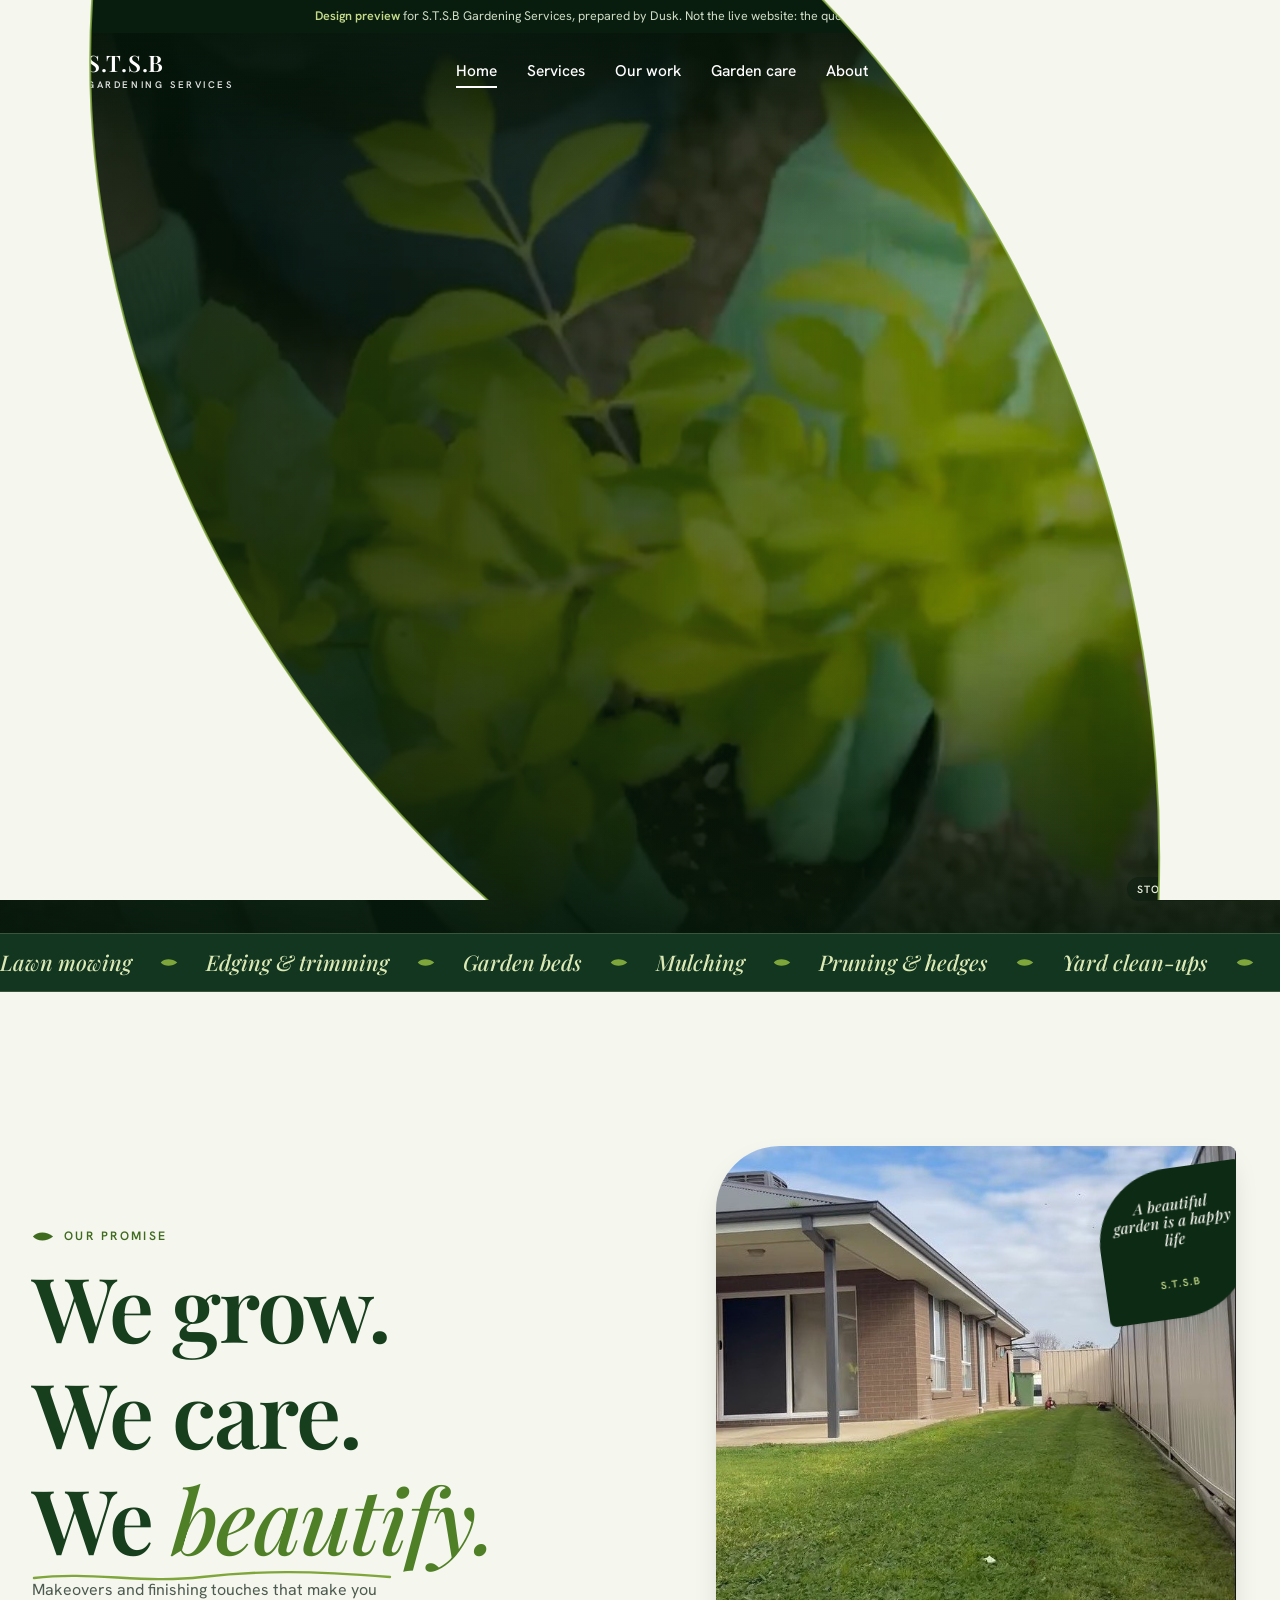
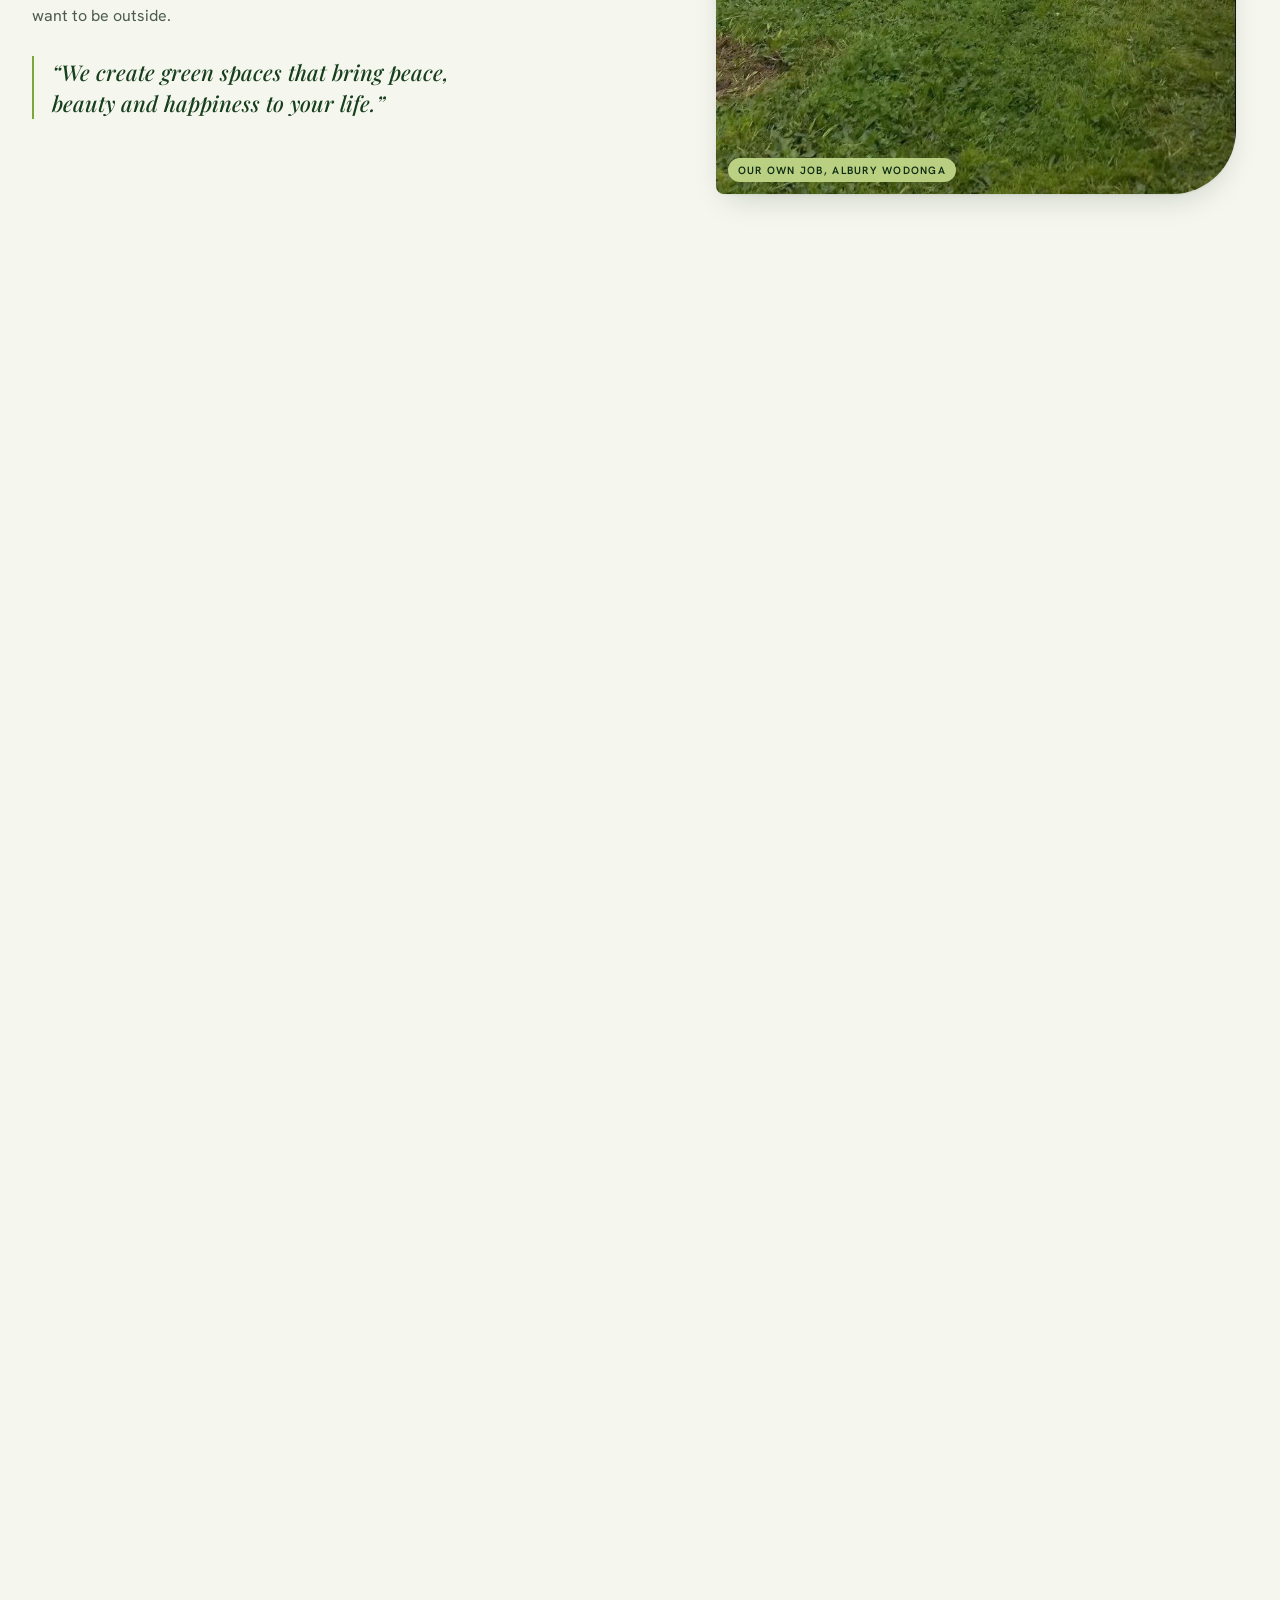
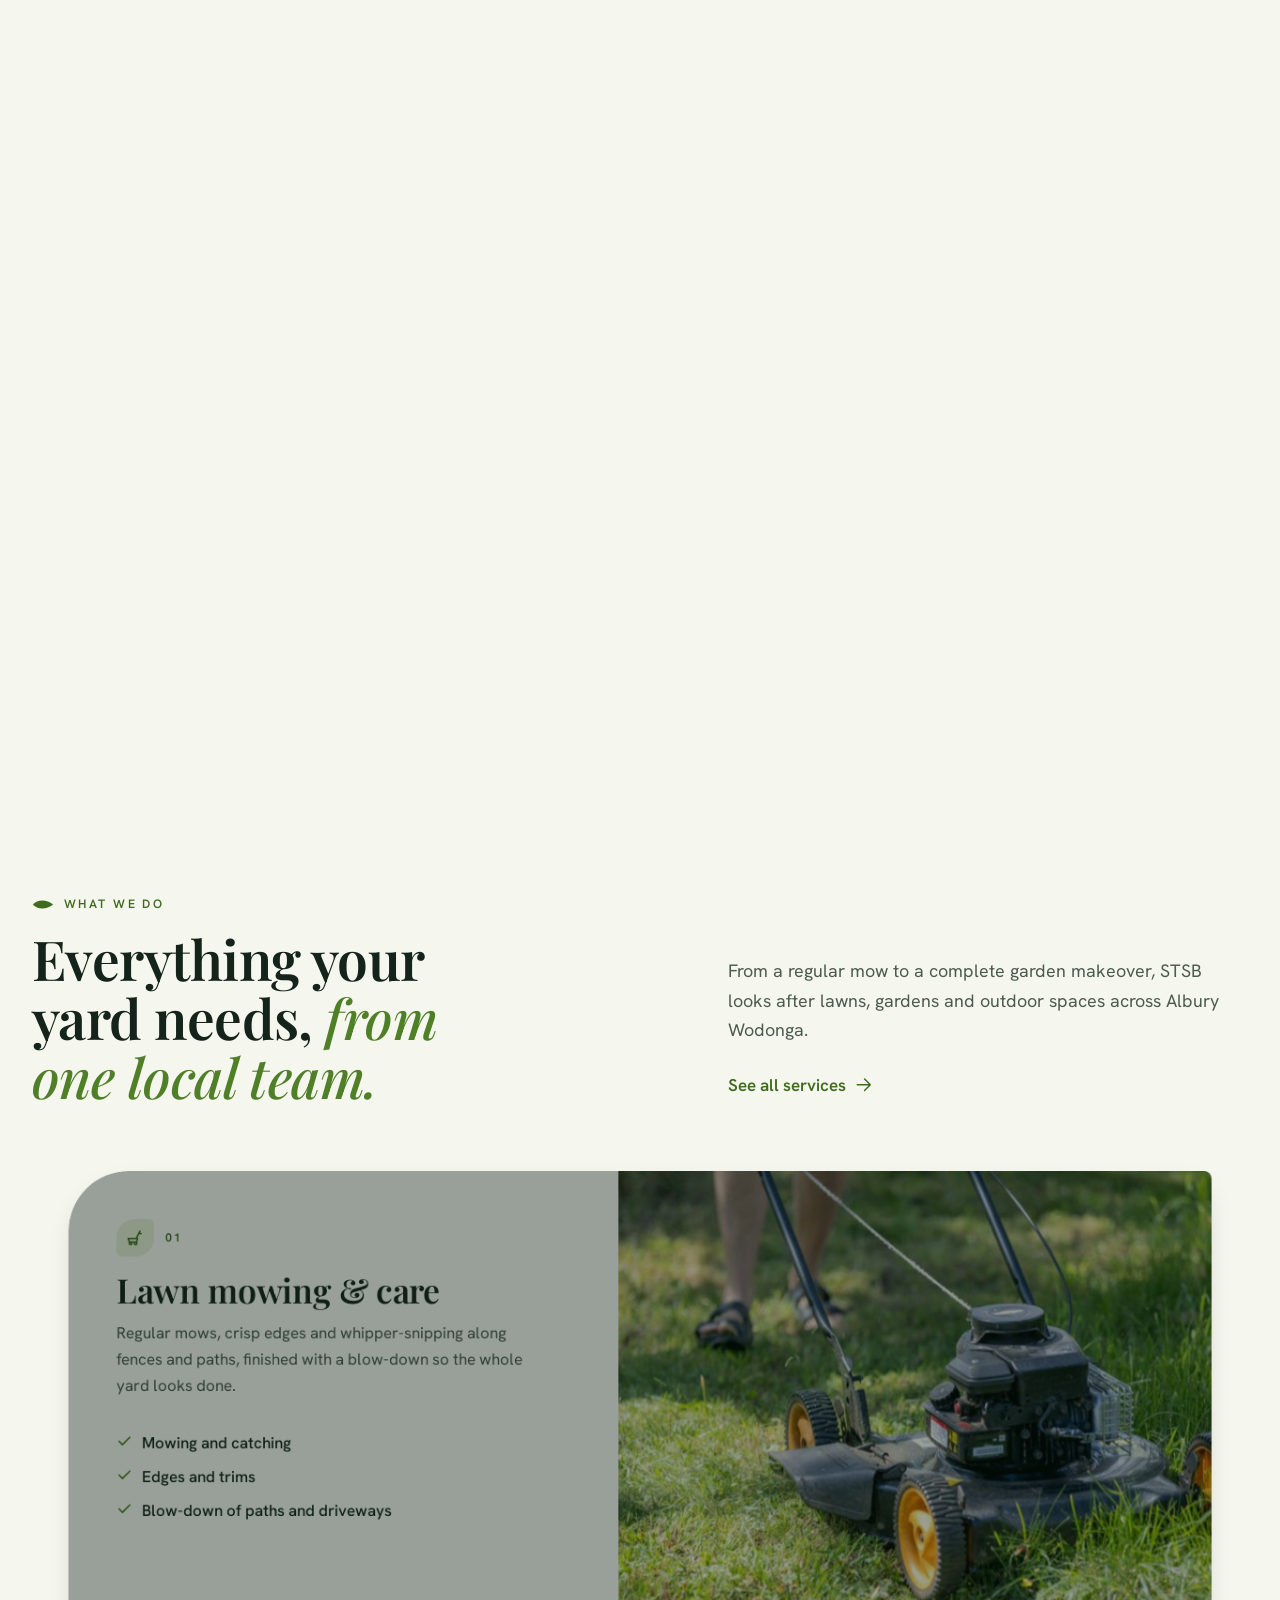
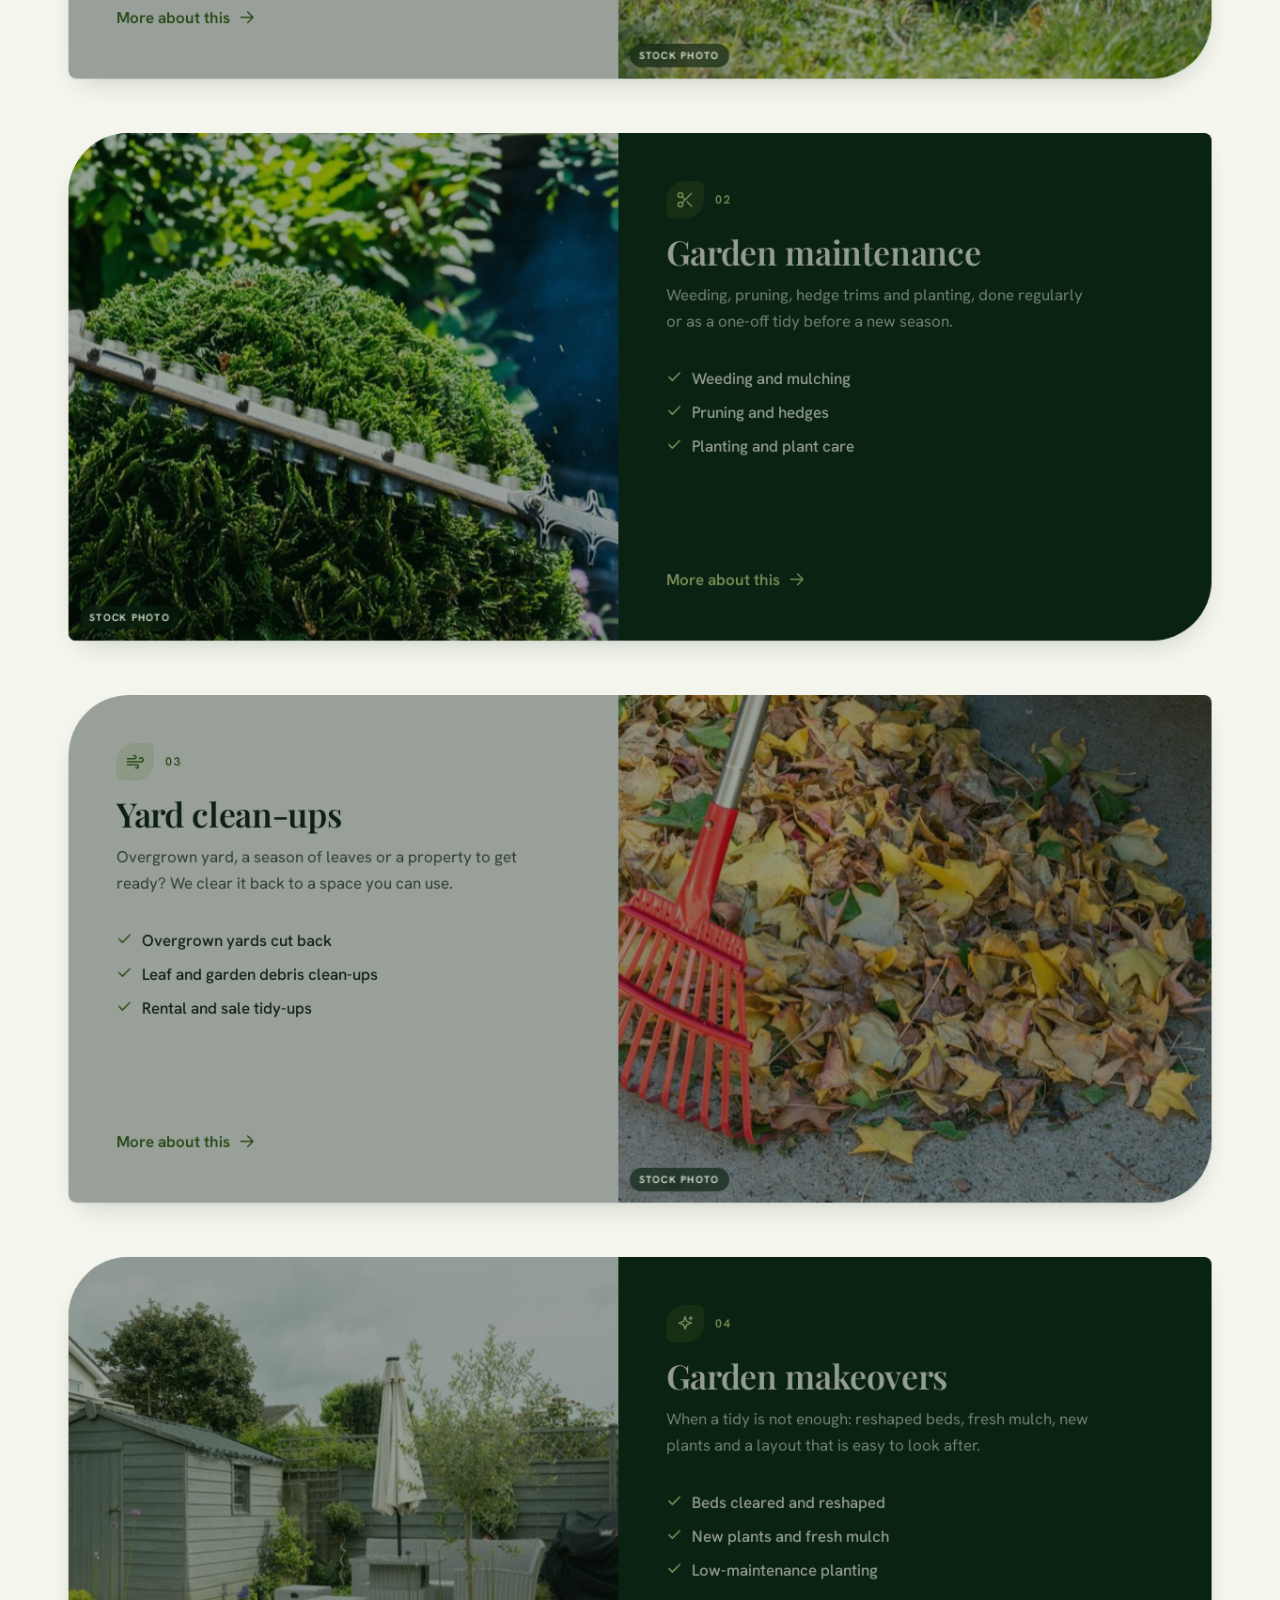
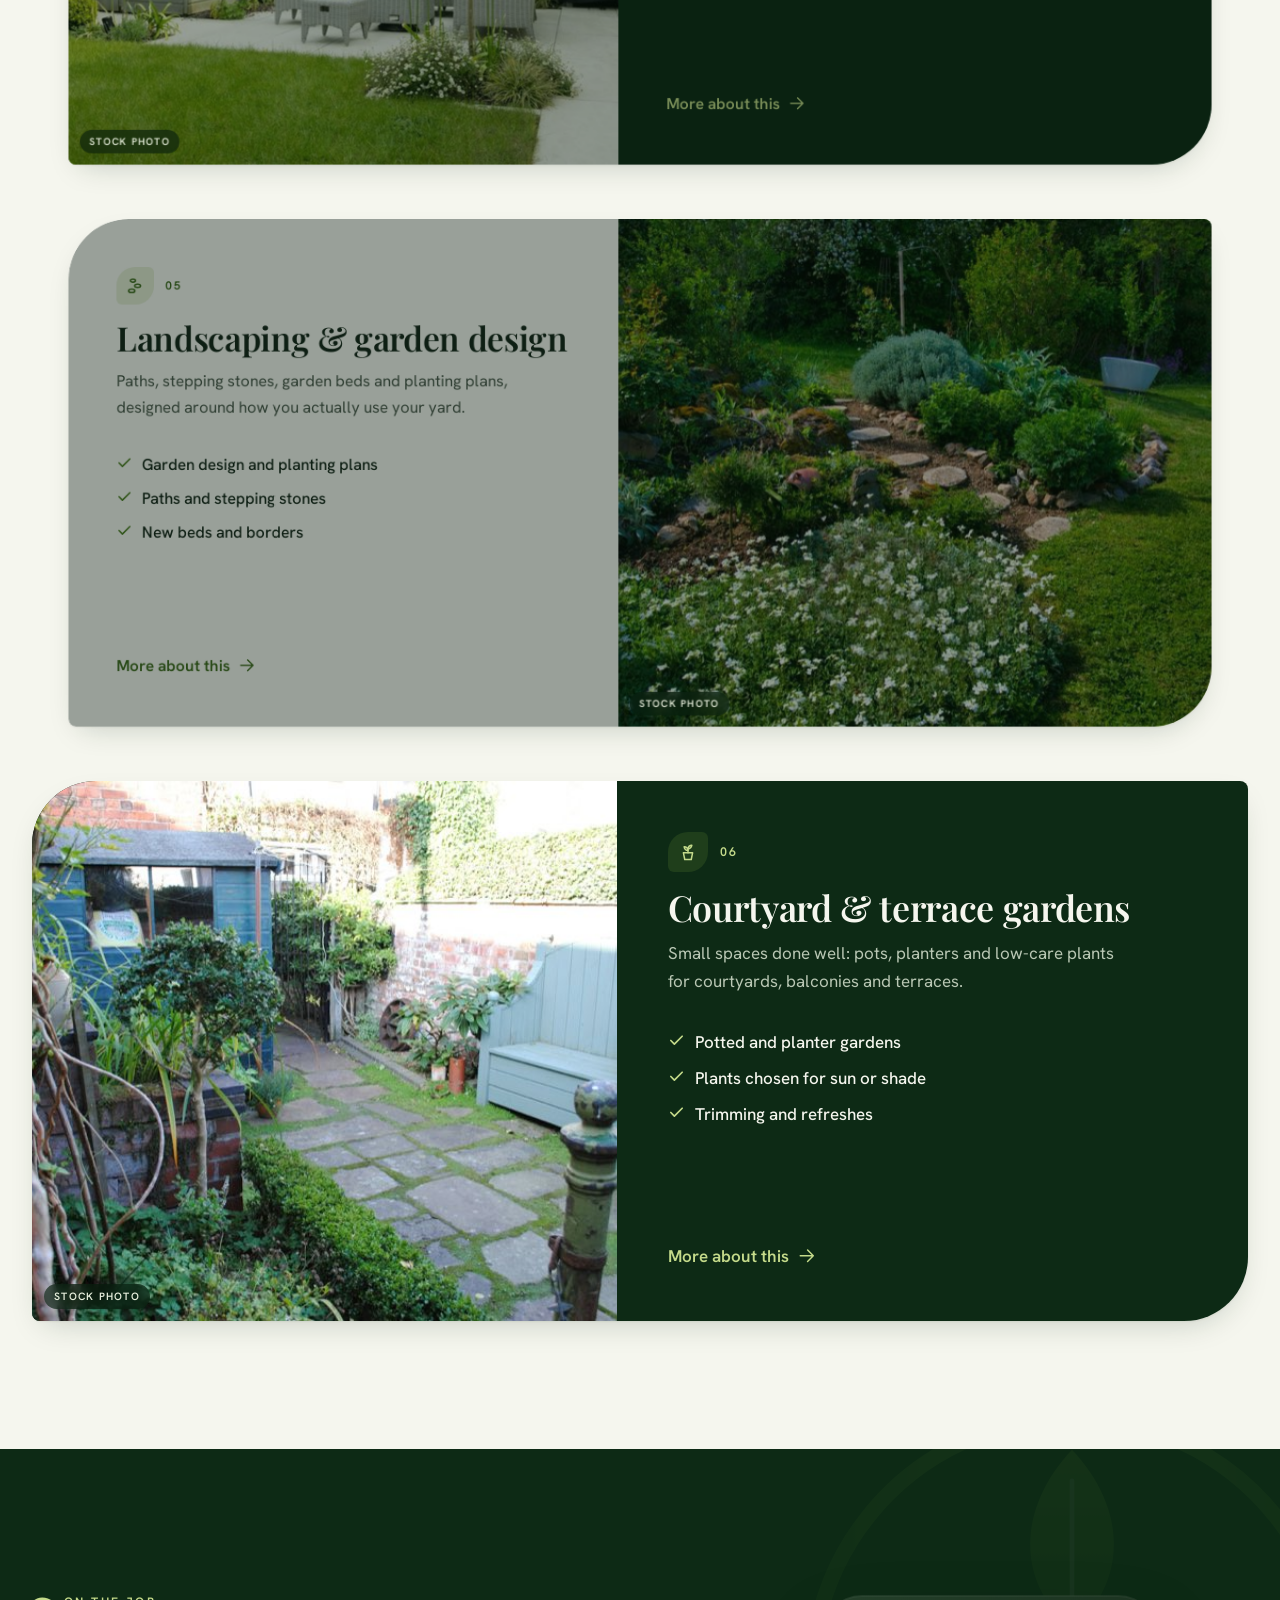
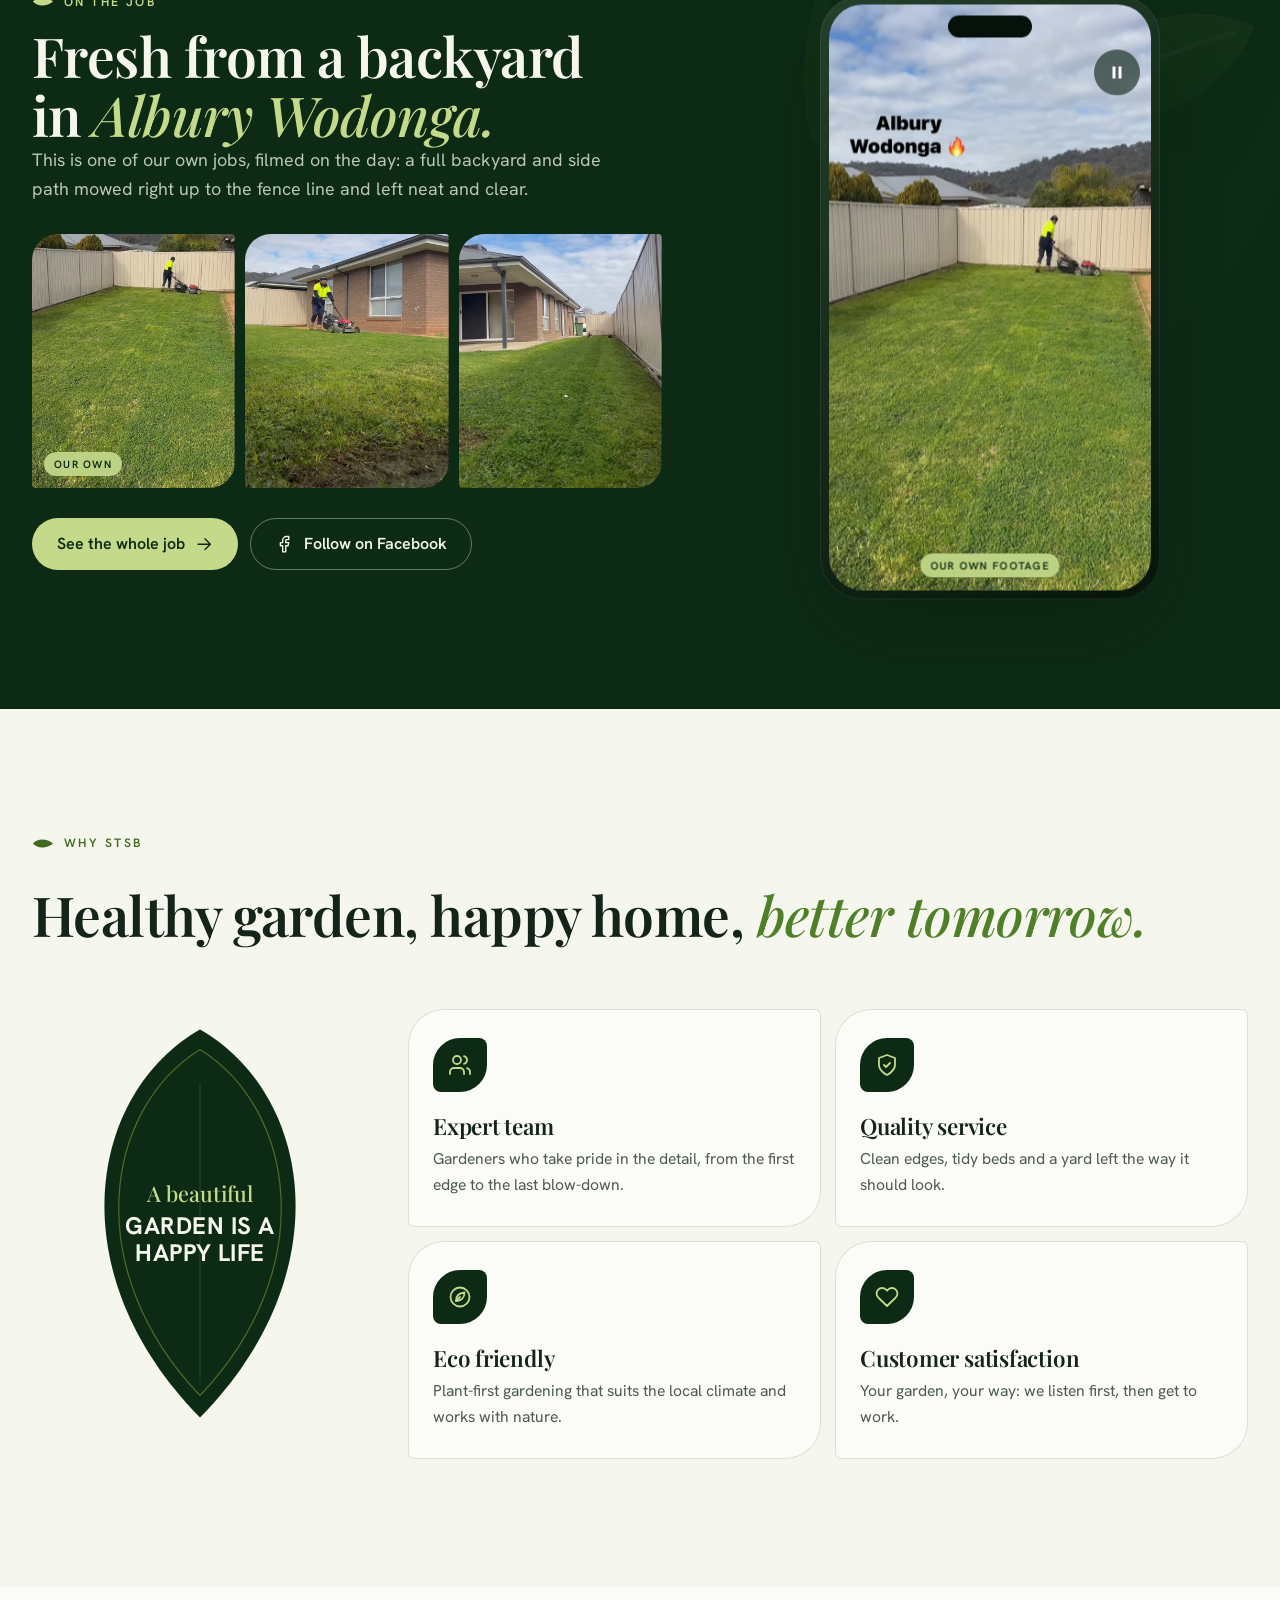
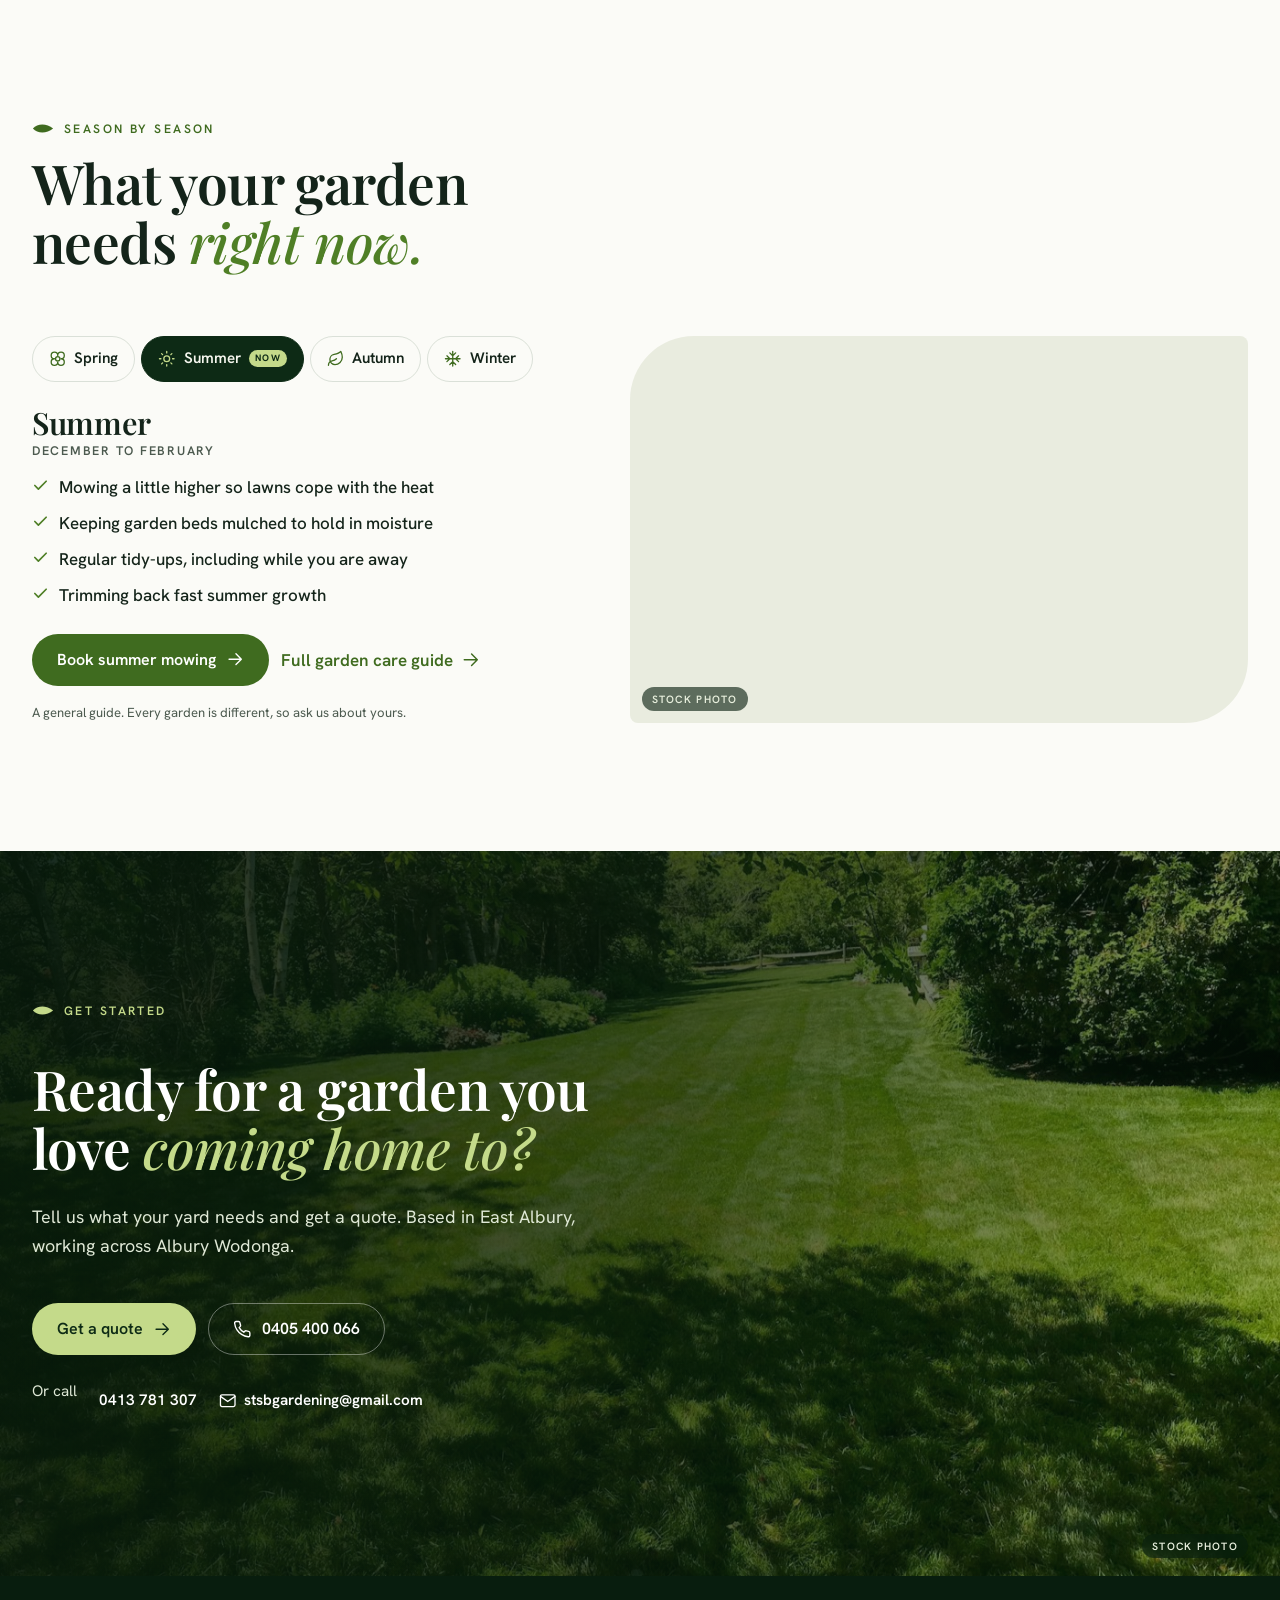
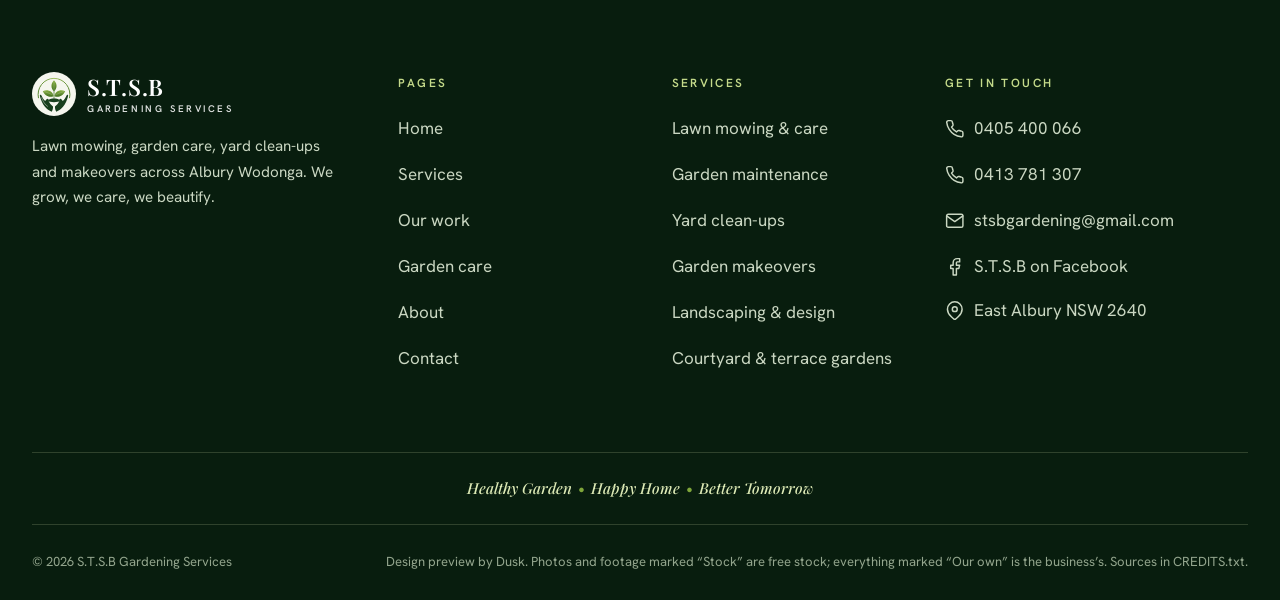
<file: index.html>
<!doctype html>
<html lang="en-AU">
<head>
<meta charset="utf-8">
<meta name="viewport" content="width=device-width, initial-scale=1, viewport-fit=cover">
<title>S.T.S.B Gardening Services | Lawn mowing and garden care in Albury Wodonga</title>
<meta name="description" content="Local gardeners based in East Albury: lawn mowing, garden maintenance, yard clean-ups, garden makeovers and landscaping across Albury Wodonga. Call 0405 400 066.">
<meta name="robots" content="noindex, nofollow">
<meta name="theme-color" content="#0d2a15">
<meta name="format-detection" content="telephone=no">
<link rel="icon" href="assets/brand/mark.svg" type="image/svg+xml">
<link rel="icon" href="assets/brand/favicon-32.png" sizes="32x32" type="image/png">
<link rel="apple-touch-icon" href="assets/brand/apple-touch-icon.png">
<link rel="preconnect" href="https://fonts.googleapis.com">
<link rel="preconnect" href="https://fonts.gstatic.com" crossorigin>
<link href="https://fonts.googleapis.com/css2?family=Hanken+Grotesk:wght@400;500;600;700&amp;family=Playfair+Display:ital,wght@0,500;0,600;0,700;1,500;1,600&amp;display=swap" rel="stylesheet">
<link rel="stylesheet" href="assets/css/site.css?v=1">
<link rel="preload" as="image" href="assets/video/hero-hands.jpg">
<script>
(function(){var r=document.documentElement;r.classList.add('js');
try{if(!matchMedia('(prefers-reduced-motion: reduce)').matches)r.classList.add('motion')}catch(e){}
// the intro plays when the site is opened or refreshed, not when moving between pages (?intro=0 skips it)
var nav=null,bf=false;try{nav=sessionStorage.getItem('stsb-nav');sessionStorage.removeItem('stsb-nav')}catch(e){}
try{var en=performance.getEntriesByType('navigation')[0];bf=!!(en&&en.type==='back_forward')}catch(e){}
if(r.classList.contains('motion')&&!nav&&!bf&&!/[?&]intro=0/.test(location.search))r.classList.add('intro-on');
setTimeout(function(){if(!window.__stsb){r.classList.remove('motion');r.classList.remove('intro-on')}},4500);
// if a newer version has been published than the copy this browser kept, load the new one once
try{var B='1';fetch('version.txt?'+Date.now(),{cache:'no-store'}).then(function(x){return x.ok?x.text():''}).then(function(t){t=(t||'').trim();
if(/^\d+$/.test(t)&&t!==B&&!new RegExp('[?&]r='+t+'(&|$)').test(location.search)){location.replace(location.pathname+'?r='+t+location.hash)}}).catch(function(){})}catch(e){}
})();
</script>
<script src="assets/js/site.js?v=1" defer></script>
</head>
<body class="page-home">
<a class="skip" href="#main">Skip to content</a>
<svg class="sr" aria-hidden="true" focusable="false" width="0" height="0"><defs>
<symbol id="i-phone" viewBox="0 0 24 24"><path d="M22 16.92v3a2 2 0 0 1-2.18 2 19.79 19.79 0 0 1-8.63-3.07 19.5 19.5 0 0 1-6-6 19.79 19.79 0 0 1-3.07-8.67A2 2 0 0 1 4.11 2h3a2 2 0 0 1 2 1.72 12.84 12.84 0 0 0 .7 2.81 2 2 0 0 1-.45 2.11L8.09 9.91a16 16 0 0 0 6 6l1.27-1.27a2 2 0 0 1 2.11-.45 12.84 12.84 0 0 0 2.81.7A2 2 0 0 1 22 16.92z"/></symbol>
<symbol id="i-sms" viewBox="0 0 24 24"><path d="M21 11.5a8.4 8.4 0 0 1-12.2 7.5L3 21l2-5.6A8.5 8.5 0 1 1 21 11.5z"/><path d="M8 11.5h.01M12 11.5h.01M16 11.5h.01"/></symbol>
<symbol id="i-mail" viewBox="0 0 24 24"><path d="M4 4h16a2 2 0 0 1 2 2v12a2 2 0 0 1-2 2H4a2 2 0 0 1-2-2V6a2 2 0 0 1 2-2z"/><path d="M22 6l-10 7L2 6"/></symbol>
<symbol id="i-pin" viewBox="0 0 24 24"><path d="M21 10c0 7-9 13-9 13s-9-6-9-13a9 9 0 0 1 18 0z"/><circle cx="12" cy="10" r="3"/></symbol>
<symbol id="i-fb" viewBox="0 0 24 24"><path d="M18 2h-3a5 5 0 0 0-5 5v3H7v4h3v8h4v-8h3l1-4h-4V7a1 1 0 0 1 1-1h3z"/></symbol>
<symbol id="i-go" viewBox="0 0 24 24"><path d="M4 12h16M13 5l7 7-7 7"/></symbol>
<symbol id="i-back" viewBox="0 0 24 24"><path d="M20 12H4M11 5l-7 7 7 7"/></symbol>
<symbol id="i-check" viewBox="0 0 24 24"><path d="M20 6L9 17l-5-5"/></symbol>
<symbol id="i-x" viewBox="0 0 24 24"><path d="M18 6L6 18M6 6l12 12"/></symbol>
<symbol id="i-menu" viewBox="0 0 24 24"><path d="M4 7h16M4 12h16M4 17h10"/></symbol>
<symbol id="i-left" viewBox="0 0 24 24"><path d="M15 18l-6-6 6-6"/></symbol>
<symbol id="i-right" viewBox="0 0 24 24"><path d="M9 18l6-6-6-6"/></symbol>
<symbol id="i-play" viewBox="0 0 24 24"><path d="M7 4l13 8-13 8z"/></symbol>
<symbol id="i-pause" viewBox="0 0 24 24"><path d="M6 4h4v16H6zM14 4h4v16h-4z"/></symbol>
<symbol id="i-leaf" viewBox="0 0 24 24"><path d="M11 20A7 7 0 0 1 9.8 6.1C15.5 5 17 4.48 19 2c1 2 2 4.18 2 8 0 5.5-4.78 10-10 10Z"/><path d="M2 21c0-3 1.85-5.36 5.08-6C9.5 14.52 12 13 13 12"/></symbol>
<symbol id="i-sprout" viewBox="0 0 24 24"><path d="M7 20h10"/><path d="M10 20c5.5-2.5.8-6.4 3-10"/><path d="M9.5 9.4c1.1.8 1.8 2.2 2.3 3.7-2 .4-3.5.4-4.8-.3-1.2-.6-2.3-1.9-3-4.2 2.8-.5 4.4 0 5.5.8z"/><path d="M14.1 6a7 7 0 0 0-1.1 4c1.9-.1 3.3-.6 4.3-1.4 1-1 1.6-2.3 1.7-4.6-2.7.1-4 1-4.9 2z"/></symbol>
<symbol id="i-mower" viewBox="0 0 24 24"><path d="M13.5 12.5L18 3.5"/><path d="M16.5 6.5h3"/><path d="M3 13h12l-1.2 4.5H4.4z"/><circle cx="6" cy="19.3" r="1.7"/><circle cx="12.4" cy="19.3" r="1.7"/></symbol>
<symbol id="i-shears" viewBox="0 0 24 24"><circle cx="6" cy="6" r="3"/><circle cx="6" cy="18" r="3"/><path d="M20 4L8.12 15.88M14.47 14.48L20 20M8.12 8.12L12 12"/></symbol>
<symbol id="i-wind" viewBox="0 0 24 24"><path d="M12.8 19.6A2 2 0 1 0 14 16H2"/><path d="M17.5 8a2.5 2.5 0 1 1 2 4H2"/><path d="M9.8 4.4A2 2 0 1 1 11 8H2"/></symbol>
<symbol id="i-spark" viewBox="0 0 24 24"><path d="M12 3l1.9 5.8L20 11l-6.1 2.2L12 19l-1.9-5.8L4 11l6.1-2.2z"/><path d="M19 3v4M17 5h4"/></symbol>
<symbol id="i-stones" viewBox="0 0 24 24"><ellipse cx="7.5" cy="18.5" rx="4" ry="2.2"/><ellipse cx="15" cy="12" rx="3.8" ry="2.1"/><ellipse cx="9" cy="5.5" rx="3.3" ry="1.9"/></symbol>
<symbol id="i-pot" viewBox="0 0 24 24"><path d="M6.5 13h11l-1.6 8H8.1z"/><path d="M12 13V7.5"/><path d="M12 10c-2.6 0-4.2-1.6-4.6-4.2 2.6 0 4.2 1.6 4.6 4.2z"/><path d="M12 8c.4-2.6 2-4.2 4.6-4.2-.4 2.6-2 4.2-4.6 4.2z"/></symbol>
<symbol id="i-users" viewBox="0 0 24 24"><path d="M16 21v-2a4 4 0 0 0-4-4H6a4 4 0 0 0-4 4v2"/><circle cx="9" cy="7" r="4"/><path d="M22 21v-2a4 4 0 0 0-3-3.87M16 3.13a4 4 0 0 1 0 7.75"/></symbol>
<symbol id="i-shield" viewBox="0 0 24 24"><path d="M12 22s8-4 8-10V5l-8-3-8 3v7c0 6 8 10 8 10z"/><path d="M9 12l2 2 4-4"/></symbol>
<symbol id="i-eco" viewBox="0 0 24 24"><circle cx="12" cy="12" r="9.5"/><path d="M8 16c0-5 3-8 8.5-8.5C16.5 13 13 16 8 16z"/><path d="M8 16l4-4"/></symbol>
<symbol id="i-heart" viewBox="0 0 24 24"><path d="M20.8 4.6a5.5 5.5 0 0 0-7.8 0L12 5.7l-1-1.1a5.5 5.5 0 0 0-7.8 7.8l1 1.1L12 21l7.8-7.5 1-1.1a5.5 5.5 0 0 0 0-7.8z"/></symbol>
<symbol id="i-flower" viewBox="0 0 24 24"><circle cx="12" cy="12" r="3"/><path d="M12 16.5A4.5 4.5 0 1 1 7.5 12 4.5 4.5 0 1 1 12 7.5a4.5 4.5 0 1 1 4.5 4.5 4.5 4.5 0 1 1-4.5 4.5"/></symbol>
<symbol id="i-sun" viewBox="0 0 24 24"><circle cx="12" cy="12" r="4"/><path d="M12 2v2M12 20v2M4.93 4.93l1.41 1.41M17.66 17.66l1.41 1.41M2 12h2M20 12h2M6.34 17.66l-1.41 1.41M19.07 4.93l-1.41 1.41"/></symbol>
<symbol id="i-snow" viewBox="0 0 24 24"><path d="M2 12h20M12 2v20M20 16l-4-4 4-4M4 8l4 4-4 4M16 4l-4 4-4-4M8 20l4-4 4 4"/></symbol>
<symbol id="i-cal" viewBox="0 0 24 24"><rect x="3" y="4" width="18" height="18" rx="2"/><path d="M16 2v4M8 2v4M3 10h18"/></symbol>
<symbol id="i-camera" viewBox="0 0 24 24"><path d="M14.5 4h-5L7 7H4a2 2 0 0 0-2 2v9a2 2 0 0 0 2 2h16a2 2 0 0 0 2-2V9a2 2 0 0 0-2-2h-3z"/><circle cx="12" cy="13" r="3"/></symbol>
<symbol id="i-clock" viewBox="0 0 24 24"><circle cx="12" cy="12" r="9"/><path d="M12 7v5l3 2"/></symbol>
</defs></svg>
<div class="intro">
  <svg class="im" viewBox="-50 -50 100 100" preserveAspectRatio="xMidYMid slice" aria-hidden="true"><path class="fill" fill-rule="evenodd" d="M-90 -90H90V90H-90Z"/><path class="edge" vector-effect="non-scaling-stroke" d="M0 0"/></svg>
  <div class="intro-c" aria-hidden="true">
    <svg class="intro-mark" viewBox="0 0 200 200">
      <defs><linearGradient id="ilf" x1="0" y1="0" x2="0" y2="1"><stop offset="0" stop-color="#86ad41"/><stop offset="1" stop-color="#40701f"/></linearGradient>
      <linearGradient id="iarc" x1="0" y1="0" x2="1" y2="0"><stop offset="0" stop-color="#4f7f26"/><stop offset=".5" stop-color="#9fc05e"/><stop offset="1" stop-color="#4f7f26"/></linearGradient></defs>
      <path class="a" pathLength="1" d="M18 120 A84 84 0 1 1 182 120" fill="none" stroke="url(#iarc)" stroke-width="5" stroke-linecap="round"/>
      <path class="st" d="M100 126 V58" stroke="#40701f" stroke-width="3.6" stroke-linecap="round"/>
      <g class="lf t"><path d="M100 86 C82 71 82 47 100 28 C118 47 118 71 100 86Z" fill="url(#ilf)"/><path d="M100 82 V38" stroke="#eef3df" stroke-width="1.5" stroke-linecap="round" opacity=".7"/></g>
      <g class="lf l"><path d="M98 110 C84 120 54 114 41 85 C68 74 92 86 98 110Z" fill="url(#ilf)"/><path d="M96 106 Q72 94 48 87" fill="none" stroke="#eef3df" stroke-width="1.5" stroke-linecap="round" opacity=".7"/></g>
      <g class="lf r"><path d="M102 110 C116 120 146 114 159 85 C132 74 108 86 102 110Z" fill="url(#ilf)"/><path d="M104 106 Q128 94 152 87" fill="none" stroke="#eef3df" stroke-width="1.5" stroke-linecap="round" opacity=".7"/></g>
      <path class="sl" d="M66 137 C73 125 88 121 100 124 C112 121 127 125 134 137 C121 145 79 145 66 137Z" fill="#173f1d"/>
      <g class="hd" fill="#173f1d">
        <path id="ihand" d="M88 193 C62 184 37 158 26 112 C24 104 31 102 34 108 C40 121 46 131 54 137 C57 131 62 126 67 125 C72 125 73 130 70 134 C76 147 85 158 95 166 C95 176 93 186 88 193Z"/>
        <use href="#ihand" transform="matrix(-1 0 0 1 200 0)"/>
        <path id="ifl" d="M35 120 C42 141 53 156 66 165" fill="none" stroke="#f5f6ee" stroke-width="2.2" stroke-linecap="round"/>
        <use href="#ifl" transform="matrix(-1 0 0 1 200 0)"/>
      </g>
    </svg>
    <div class="intro-wm"><span style="--i:0">S</span><span style="--i:1">.</span><span style="--i:2">T</span><span style="--i:3">.</span><span style="--i:4">S</span><span style="--i:5">.</span><span style="--i:6">B</span></div>
    <div class="intro-sub">Gardening Services</div>
    <div class="intro-tag"><span style="--i:0">We grow</span><i style="--i:1">&bull;</i><span style="--i:2">We care</span><i style="--i:3">&bull;</i><span style="--i:4">We beautify</span></div>
  </div>
  <button class="intro-skip" type="button">Skip intro</button>
</div>
<p class="strip"><span class="s-long"><b>Design preview</b> for S.T.S.B Gardening Services, prepared by Dusk. Not the live website: the quote forms send nothing.</span><span class="s-short"><b>Design preview</b> by Dusk. The forms send nothing.</span></p>
<header class="hdr">
  <div class="wrap hdr-in">
    <a class="brand" href="index.html" aria-label="S.T.S.B Gardening Services, home"><img src="assets/brand/mark.svg" alt="" width="44" height="44"><span class="wm" aria-hidden="true"><b>S.T.S.B</b><small>Gardening Services</small></span></a>
    <nav class="nav" aria-label="Main"><a href="index.html" aria-current="page">Home</a><a href="services.html">Services</a><a href="work.html">Our work</a><a href="care.html">Garden care</a><a href="about.html">About</a><a href="contact.html">Contact</a></nav>
    <a class="hdr-call" href="tel:+61405400066"><svg class="ico" aria-hidden="true"><use href="#i-phone"/></svg>0405 400 066</a>
    <a class="btn btn-sm btn-sprout" href="contact.html">Get a quote</a>
    <button class="menu-btn" type="button" aria-expanded="false" aria-controls="mnav" aria-label="Open menu"><svg class="ico" aria-hidden="true"><use href="#i-menu"/></svg></button>
  </div>
</header>
<div class="mnav" id="mnav" role="dialog" aria-modal="true" aria-label="Menu" aria-hidden="true">
  <div class="mnav-top"><a class="brand" href="index.html" aria-label="S.T.S.B Gardening Services, home"><img src="assets/brand/mark.svg" alt="" width="44" height="44"><span class="wm" aria-hidden="true"><b>S.T.S.B</b><small>Gardening Services</small></span></a>
  <button class="menu-btn mnav-close" type="button" aria-label="Close menu" style="display:grid"><svg class="ico" aria-hidden="true"><use href="#i-x"/></svg></button></div>
  <ul><li style="--i:0"><a href="index.html" aria-current="page">Home<svg class="ico" aria-hidden="true"><use href="#i-go"/></svg></a></li><li style="--i:1"><a href="services.html">Services<svg class="ico" aria-hidden="true"><use href="#i-go"/></svg></a></li><li style="--i:2"><a href="work.html">Our work<svg class="ico" aria-hidden="true"><use href="#i-go"/></svg></a></li><li style="--i:3"><a href="care.html">Garden care<svg class="ico" aria-hidden="true"><use href="#i-go"/></svg></a></li><li style="--i:4"><a href="about.html">About<svg class="ico" aria-hidden="true"><use href="#i-go"/></svg></a></li><li style="--i:5"><a href="contact.html">Contact<svg class="ico" aria-hidden="true"><use href="#i-go"/></svg></a></li></ul>
  <div class="btns"><a class="btn btn-sprout" href="tel:+61405400066"><svg class="ico" aria-hidden="true"><use href="#i-phone"/></svg>Call 0405 400 066</a><a class="btn btn-ghost" href="contact.html">Get a quote<svg class="ico go" aria-hidden="true"><use href="#i-go"/></svg></a></div>
</div>
<main id="main">
<section class="hero" aria-label="Introduction">
  <div class="hero-media" aria-hidden="true">
    <video class="on" muted playsinline loop preload="auto" poster="assets/video/hero-hands.jpg" data-lg="assets/video/hero-hands.mp4" data-sm="assets/video/hero-hands-sm.mp4"></video>
    <video muted playsinline loop preload="none" poster="assets/video/hero-trim.jpg" data-lg="assets/video/hero-trim.mp4" data-sm="assets/video/hero-trim-sm.mp4"></video>
    <video muted playsinline loop preload="none" poster="assets/video/hero-grass.jpg" data-lg="assets/video/hero-grass.mp4" data-sm="assets/video/hero-grass-sm.mp4"></video>
  </div>
  <div class="hero-shade"></div>
  <div class="wrap hero-in">
    <div class="hero-copy">
      <p class="eyebrow">Gardeners in Albury Wodonga</p>
      <h1 class="h1"><span class="ln"><span>Let&rsquo;s make</span></span><span class="ln"><span>your garden</span></span><span class="ln"><span><em>beautiful.</em></span></span></h1>
      <p class="lede">Lawn mowing, garden care, yard clean-ups and makeovers from a local East Albury team. We grow, we care, we beautify.</p>
      <div class="btns"><a class="btn btn-sprout" href="#quote">Get a quote<svg class="ico go" aria-hidden="true"><use href="#i-go"/></svg></a><a class="btn btn-ghost" href="tel:+61405400066"><svg class="ico" aria-hidden="true"><use href="#i-phone"/></svg>0405 400 066</a></div>
      <ul class="hero-ticks"><li><svg class="ico" aria-hidden="true"><use href="#i-pin"/></svg>Based in East Albury</li><li><svg class="ico" aria-hidden="true"><use href="#i-sprout"/></svg>From a quick mow to a full makeover</li><li><svg class="ico" aria-hidden="true"><use href="#i-sms"/></svg>Call, text or email</li></ul>
    </div>
    <form class="qq" id="quote" data-stepper novalidate aria-labelledby="qq-t">
      <div class="qq-hd"><h2 id="qq-t">Quick quote</h2><span class="qq-step" aria-live="polite">Step 1 of 3</span></div>
      <div class="qq-bar" aria-hidden="true"><i></i></div>
      <div class="st-panel">
        <fieldset class="chips-set" data-need><legend class="qq-q">What does your yard need?</legend><div class="chips"><label class="chip"><input type="checkbox" name="need" value="lawn"><span><svg class="ico" aria-hidden="true"><use href="#i-mower"/></svg>Lawn mowing</span></label><label class="chip"><input type="checkbox" name="need" value="maintenance"><span><svg class="ico" aria-hidden="true"><use href="#i-shears"/></svg>Garden tidy</span></label><label class="chip"><input type="checkbox" name="need" value="cleanup"><span><svg class="ico" aria-hidden="true"><use href="#i-wind"/></svg>Yard clean-up</span></label><label class="chip"><input type="checkbox" name="need" value="hedges"><span><svg class="ico" aria-hidden="true"><use href="#i-leaf"/></svg>Hedges &amp; pruning</span></label><label class="chip"><input type="checkbox" name="need" value="makeover"><span><svg class="ico" aria-hidden="true"><use href="#i-spark"/></svg>Garden makeover</span></label><label class="chip"><input type="checkbox" name="need" value="landscaping"><span><svg class="ico" aria-hidden="true"><use href="#i-stones"/></svg>Landscaping</span></label></div></fieldset>
        <p class="grp-err" role="alert">Pick at least one so we know what to quote for.</p>
      </div>
      <div class="st-panel" hidden>
        <fieldset class="seg" style="--n:3"><legend>How big is the yard?</legend>
          <label><input type="radio" name="size" value="small"><span>Small<small>Courtyard or unit</small></span></label>
          <label><input type="radio" name="size" value="medium" checked><span>Medium<small>Standard block</small></span></label>
          <label><input type="radio" name="size" value="large"><span>Large<small>Big block</small></span></label></fieldset>
        <fieldset class="seg n4" style="--n:4"><legend>How often?</legend>
          <label><input type="radio" name="often" value="once"><span>Just once</span></label>
          <label><input type="radio" name="often" value="2w"><span>Fortnightly</span></label>
          <label><input type="radio" name="often" value="4w"><span>Monthly</span></label>
          <label><input type="radio" name="often" value="unsure" checked><span>Not sure</span></label></fieldset>
      </div>
      <div class="st-panel" hidden>
        <p class="st-h">Where can we reach you?</p>
        <div class="field"><label for="qq-n">Your name</label><input id="qq-n" name="fname" autocomplete="given-name" required><span class="err">Please add your name.</span></div>
        <div class="field"><label for="qq-p">Mobile</label><input id="qq-p" name="phone" type="tel" inputmode="tel" autocomplete="tel" required placeholder="04xx xxx xxx"><span class="err">Please add a mobile or phone number.</span></div>
        <div class="field"><label for="qq-s">Suburb <small>(optional)</small></label><input id="qq-s" name="suburb" autocomplete="address-level2"></div>
      </div>
      <div class="st-nav"><button class="back" type="button" hidden><svg class="ico" aria-hidden="true"><use href="#i-back"/></svg>Back</button><button class="btn next" type="button">Next<svg class="ico go" aria-hidden="true"><use href="#i-go"/></svg></button><button class="btn send" type="submit" hidden>Request my quote<svg class="ico go" aria-hidden="true"><use href="#i-go"/></svg></button></div>
      <p class="fine">Design preview: nothing is sent.</p>
      <div class="done" hidden tabindex="-1"><div class="ok"><svg class="ico" aria-hidden="true"><use href="#i-check"/></svg></div><h3>Thanks<span data-name></span>.</h3><p>On the live website this request would go straight to STSB. This is a design preview, so nothing was sent.</p><div class="btns"><a class="btn btn-sm" href="tel:+61405400066"><svg class="ico" aria-hidden="true"><use href="#i-phone"/></svg>Call 0405 400 066</a></div></div>
    </form>
  </div>
  <div class="wrap hero-foot">
    <div class="clips" role="group" aria-label="Background clips"><button type="button" aria-pressed="true"><i></i>Planting</button><button type="button" aria-pressed="false"><i></i>Trimming</button><button type="button" aria-pressed="false"><i></i>Mowing</button></div>
    <span class="tag">Stock footage</span>
  </div>
</section>

<div class="marq" aria-hidden="true"><div class="marq-t"><ul><li>Lawn mowing</li><li>Edging &amp; trimming</li><li>Garden beds</li><li>Mulching</li><li>Pruning &amp; hedges</li><li>Yard clean-ups</li><li>Garden makeovers</li><li>Landscaping</li><li>Courtyard gardens</li></ul><ul><li>Lawn mowing</li><li>Edging &amp; trimming</li><li>Garden beds</li><li>Mulching</li><li>Pruning &amp; hedges</li><li>Yard clean-ups</li><li>Garden makeovers</li><li>Landscaping</li><li>Courtyard gardens</li></ul></div></div>

<section class="promise" aria-labelledby="pr-t">
  <div class="promise-pin"><div class="wrap promise-in">
    <div>
      <p class="eyebrow" id="pr-t">Our promise</p>
      <ul class="pl">
        <li><b>We grow.</b><svg class="vine" viewBox="0 0 360 14" aria-hidden="true"><path d="M2 8C60 1 110 14 170 7S280 1 358 7" pathLength="1" fill="none" stroke="currentColor" stroke-width="2.4" stroke-linecap="round"/></svg><p>New turf, fresh garden beds and planting that is set up to thrive in the Albury climate.</p></li>
        <li><b>We care.</b><svg class="vine" viewBox="0 0 360 14" aria-hidden="true"><path d="M2 8C60 1 110 14 170 7S280 1 358 7" pathLength="1" fill="none" stroke="currentColor" stroke-width="2.4" stroke-linecap="round"/></svg><p>Regular mowing, pruning and tidy-ups, so your yard keeps looking its best.</p></li>
        <li><b>We <em>beautify.</em></b><svg class="vine" viewBox="0 0 360 14" aria-hidden="true"><path d="M2 8C60 1 110 14 170 7S280 1 358 7" pathLength="1" fill="none" stroke="currentColor" stroke-width="2.4" stroke-linecap="round"/></svg><p>Makeovers and finishing touches that make you want to be outside.</p></li>
      </ul>
      <p class="promise-quote">&ldquo;We create green spaces that bring peace, beauty and happiness to your life.&rdquo;</p>
    </div>
    <div class="p-frame">
      <img class="on" src="assets/img/stock-turf.jpg" srcset="assets/img/stock-turf-sm.jpg 760w, assets/img/stock-turf.jpg 1400w" sizes="(min-width:980px) 40vw, 100vw" alt="Hands pressing fresh turf into place" width="1400" height="933" loading="lazy" decoding="async" data-tag="Stock photo">
      <img src="assets/img/stock-hedge-trim.jpg" srcset="assets/img/stock-hedge-trim-sm.jpg 760w, assets/img/stock-hedge-trim.jpg 1400w" sizes="(min-width:980px) 40vw, 100vw" alt="Hedge trimmer shaping a shrub" width="1400" height="933" loading="lazy" decoding="async" data-tag="Stock photo">
      <img src="assets/img/job-14.jpg" alt="A freshly mowed side yard along a colorbond fence in Albury Wodonga" width="720" height="900" loading="lazy" decoding="async" data-tag="Our own job, Albury Wodonga" data-own>
      <span class="tag">Stock photo</span>
      <div class="p-badge" aria-hidden="true">A beautiful garden is a happy life<b>S.T.S.B</b></div>
    </div>
  </div></div>
</section>

<section class="sec" id="services" aria-labelledby="sv-t">
  <div class="wrap">
    <div class="sec-hd split"><div><p class="eyebrow">What we do</p><h2 class="h2" id="sv-t" data-rv>Everything your yard needs, <em>from one local team.</em></h2></div>
      <div data-rv style="--d:120"><p class="lede">From a regular mow to a complete garden makeover, STSB looks after lawns, gardens and outdoor spaces across Albury Wodonga.</p><a class="link" href="services.html">See all services<svg class="ico" aria-hidden="true"><use href="#i-go"/></svg></a></div></div>
    <div class="stack"><article class="svc" style="--i:0"><div class="svc-in">
      <div class="svc-txt"><div class="svc-n"><span class="ic"><svg class="ico" aria-hidden="true"><use href="#i-mower"/></svg></span>01</div><h3>Lawn mowing &amp; care</h3><p>Regular mows, crisp edges and whipper-snipping along fences and paths, finished with a blow-down so the whole yard looks done.</p><ul class="ticks"><li><svg class="ico" aria-hidden="true"><use href="#i-check"/></svg><span>Mowing and catching</span></li><li><svg class="ico" aria-hidden="true"><use href="#i-check"/></svg><span>Edges and trims</span></li><li><svg class="ico" aria-hidden="true"><use href="#i-check"/></svg><span>Blow-down of paths and driveways</span></li></ul><a class="link" href="services.html#lawn">More about this<svg class="ico" aria-hidden="true"><use href="#i-go"/></svg></a></div>
      <div class="svc-img"><img src="assets/img/stock-lawn-mowing.jpg" srcset="assets/img/stock-lawn-mowing-sm.jpg 760w, assets/img/stock-lawn-mowing.jpg 1400w" sizes="(min-width:860px) 55vw, 100vw" alt="Push mower cutting a green lawn" width="1400" height="933" loading="lazy" decoding="async"><span class="tag">Stock photo</span></div>
    </div></article><article class="svc" style="--i:1"><div class="svc-in">
      <div class="svc-txt"><div class="svc-n"><span class="ic"><svg class="ico" aria-hidden="true"><use href="#i-shears"/></svg></span>02</div><h3>Garden maintenance</h3><p>Weeding, pruning, hedge trims and planting, done regularly or as a one-off tidy before a new season.</p><ul class="ticks"><li><svg class="ico" aria-hidden="true"><use href="#i-check"/></svg><span>Weeding and mulching</span></li><li><svg class="ico" aria-hidden="true"><use href="#i-check"/></svg><span>Pruning and hedges</span></li><li><svg class="ico" aria-hidden="true"><use href="#i-check"/></svg><span>Planting and plant care</span></li></ul><a class="link" href="services.html#maintenance">More about this<svg class="ico" aria-hidden="true"><use href="#i-go"/></svg></a></div>
      <div class="svc-img"><img src="assets/img/stock-hedge-trim.jpg" srcset="assets/img/stock-hedge-trim-sm.jpg 760w, assets/img/stock-hedge-trim.jpg 1400w" sizes="(min-width:860px) 55vw, 100vw" alt="Hedge trimmer shaping a round shrub" width="1400" height="933" loading="lazy" decoding="async"><span class="tag">Stock photo</span></div>
    </div></article><article class="svc" style="--i:2"><div class="svc-in">
      <div class="svc-txt"><div class="svc-n"><span class="ic"><svg class="ico" aria-hidden="true"><use href="#i-wind"/></svg></span>03</div><h3>Yard clean-ups</h3><p>Overgrown yard, a season of leaves or a property to get ready? We clear it back to a space you can use.</p><ul class="ticks"><li><svg class="ico" aria-hidden="true"><use href="#i-check"/></svg><span>Overgrown yards cut back</span></li><li><svg class="ico" aria-hidden="true"><use href="#i-check"/></svg><span>Leaf and garden debris clean-ups</span></li><li><svg class="ico" aria-hidden="true"><use href="#i-check"/></svg><span>Rental and sale tidy-ups</span></li></ul><a class="link" href="services.html#cleanup">More about this<svg class="ico" aria-hidden="true"><use href="#i-go"/></svg></a></div>
      <div class="svc-img"><img src="assets/img/stock-clean-up.jpg" srcset="assets/img/stock-clean-up-sm.jpg 760w, assets/img/stock-clean-up.jpg 1400w" sizes="(min-width:860px) 55vw, 100vw" alt="Rake resting on a pile of autumn leaves" width="1400" height="934" loading="lazy" decoding="async"><span class="tag">Stock photo</span></div>
    </div></article><article class="svc" style="--i:3"><div class="svc-in">
      <div class="svc-txt"><div class="svc-n"><span class="ic"><svg class="ico" aria-hidden="true"><use href="#i-spark"/></svg></span>04</div><h3>Garden makeovers</h3><p>When a tidy is not enough: reshaped beds, fresh mulch, new plants and a layout that is easy to look after.</p><ul class="ticks"><li><svg class="ico" aria-hidden="true"><use href="#i-check"/></svg><span>Beds cleared and reshaped</span></li><li><svg class="ico" aria-hidden="true"><use href="#i-check"/></svg><span>New plants and fresh mulch</span></li><li><svg class="ico" aria-hidden="true"><use href="#i-check"/></svg><span>Low-maintenance planting</span></li></ul><a class="link" href="services.html#makeover">More about this<svg class="ico" aria-hidden="true"><use href="#i-go"/></svg></a></div>
      <div class="svc-img"><img src="assets/img/stock-makeover.jpg" srcset="assets/img/stock-makeover-sm.jpg 760w, assets/img/stock-makeover.jpg 1400w" sizes="(min-width:860px) 55vw, 100vw" alt="Neat small backyard with lawn, garden beds and a shed" width="1400" height="934" loading="lazy" decoding="async"><span class="tag">Stock photo</span></div>
    </div></article><article class="svc" style="--i:4"><div class="svc-in">
      <div class="svc-txt"><div class="svc-n"><span class="ic"><svg class="ico" aria-hidden="true"><use href="#i-stones"/></svg></span>05</div><h3>Landscaping &amp; garden design</h3><p>Paths, stepping stones, garden beds and planting plans, designed around how you actually use your yard.</p><ul class="ticks"><li><svg class="ico" aria-hidden="true"><use href="#i-check"/></svg><span>Garden design and planting plans</span></li><li><svg class="ico" aria-hidden="true"><use href="#i-check"/></svg><span>Paths and stepping stones</span></li><li><svg class="ico" aria-hidden="true"><use href="#i-check"/></svg><span>New beds and borders</span></li></ul><a class="link" href="services.html#landscaping">More about this<svg class="ico" aria-hidden="true"><use href="#i-go"/></svg></a></div>
      <div class="svc-img"><img src="assets/img/stock-landscaping.jpg" srcset="assets/img/stock-landscaping-sm.jpg 760w, assets/img/stock-landscaping.jpg 1400w" sizes="(min-width:860px) 55vw, 100vw" alt="Garden with stepping stones, shrubs and flowering ground cover" width="1400" height="935" loading="lazy" decoding="async"><span class="tag">Stock photo</span></div>
    </div></article><article class="svc" style="--i:5"><div class="svc-in">
      <div class="svc-txt"><div class="svc-n"><span class="ic"><svg class="ico" aria-hidden="true"><use href="#i-pot"/></svg></span>06</div><h3>Courtyard &amp; terrace gardens</h3><p>Small spaces done well: pots, planters and low-care plants for courtyards, balconies and terraces.</p><ul class="ticks"><li><svg class="ico" aria-hidden="true"><use href="#i-check"/></svg><span>Potted and planter gardens</span></li><li><svg class="ico" aria-hidden="true"><use href="#i-check"/></svg><span>Plants chosen for sun or shade</span></li><li><svg class="ico" aria-hidden="true"><use href="#i-check"/></svg><span>Trimming and refreshes</span></li></ul><a class="link" href="services.html#courtyard">More about this<svg class="ico" aria-hidden="true"><use href="#i-go"/></svg></a></div>
      <div class="svc-img"><img src="assets/img/stock-courtyard.jpg" srcset="assets/img/stock-courtyard-sm.jpg 760w, assets/img/stock-courtyard.jpg 1400w" sizes="(min-width:860px) 55vw, 100vw" alt="Courtyard garden with potted plants beside a white house" width="1400" height="937" loading="lazy" decoding="async"><span class="tag">Stock photo</span></div>
    </div></article></div>
  </div>
</section>

<section class="sec dark job" aria-labelledby="jb-t">
  <img class="job-orn" src="assets/brand/mark.svg" alt="" aria-hidden="true">
  <div class="wrap job-in">
    <div>
      <p class="eyebrow">On the job</p>
      <h2 class="h2" id="jb-t" data-rv>Fresh from a backyard in <em>Albury Wodonga.</em></h2>
      <p class="lede" data-rv style="--d:100">This is one of our own jobs, filmed on the day: a full backyard and side path mowed right up to the fence line and left neat and clear.</p>
      <div class="stills" data-lb-group>
        <button type="button" data-lb data-full="assets/img/job-05.jpg" data-cap="Mowing the back lawn" aria-label="View photo: mowing the back lawn" data-rv style="--d:0"><img src="assets/img/job-05.jpg" alt="" width="720" height="900" loading="lazy" decoding="async"><span class="tag own">Our own</span></button>
        <button type="button" data-lb data-full="assets/img/job-13.jpg" data-cap="Mowing near the house" aria-label="View photo: mowing near the house" data-rv style="--d:90"><img src="assets/img/job-13.jpg" alt="" width="720" height="900" loading="lazy" decoding="async"></button>
        <button type="button" data-lb data-full="assets/img/job-14.jpg" data-cap="The side yard, finished" aria-label="View photo: the side yard, finished" data-rv style="--d:180"><img src="assets/img/job-14.jpg" alt="" width="720" height="900" loading="lazy" decoding="async"></button>
      </div>
      <div class="btns" style="margin-top:30px"><a class="btn btn-sprout" href="work.html">See the whole job<svg class="ico go" aria-hidden="true"><use href="#i-go"/></svg></a><a class="btn btn-ghost" href="https://www.facebook.com/people/STSB/61590838142933/" target="_blank" rel="noopener"><svg class="ico" aria-hidden="true"><use href="#i-fb"/></svg>Follow on Facebook</a></div>
    </div>
    <div data-px="-0.06"><div class="phone" data-rv="scale">
      <video muted playsinline loop preload="none" poster="assets/video/job-reel.jpg" data-lg="assets/video/job-reel-720.mp4" data-sm="assets/video/job-reel-480.mp4" aria-label="Our own footage: mowing a backyard in Albury Wodonga"></video>
      <button class="play" type="button" aria-label="Pause video"><svg class="ico i-pause" aria-hidden="true"><use href="#i-pause"/></svg><svg class="ico i-play" aria-hidden="true"><use href="#i-play"/></svg></button>
      <span class="tag own">Our own footage</span>
    </div></div>
  </div>
</section>

<section class="sec" aria-labelledby="vl-t">
  <div class="wrap">
    <div class="sec-hd"><p class="eyebrow">Why STSB</p><h2 class="h2" id="vl-t" data-rv>Healthy garden, happy home, <em>better tomorrow.</em></h2></div>
    <div class="vals-wrap"><div class="leafbadge" data-px="0.06" aria-hidden="true">
  <svg viewBox="0 0 300 400"><path d="M150 6C262 70 292 250 150 394 8 250 38 70 150 6Z" fill="#0d2a15"/><path d="M150 26C246 86 270 246 150 372 30 246 54 86 150 26Z" fill="none" stroke="#7fa63a" stroke-width="1.2" opacity=".55"/><path d="M150 60V360" stroke="#7fa63a" stroke-width="1" opacity=".22"/></svg>
  <div class="t"><i>A beautiful</i><b>Garden is a happy life</b></div>
</div><div class="vals"><div class="val" data-rv style="--d:0"><div class="ic"><svg class="ico" aria-hidden="true"><use href="#i-users"/></svg></div><h3>Expert team</h3><p>Gardeners who take pride in the detail, from the first edge to the last blow-down.</p></div><div class="val" data-rv style="--d:90"><div class="ic"><svg class="ico" aria-hidden="true"><use href="#i-shield"/></svg></div><h3>Quality service</h3><p>Clean edges, tidy beds and a yard left the way it should look.</p></div><div class="val" data-rv style="--d:180"><div class="ic"><svg class="ico" aria-hidden="true"><use href="#i-eco"/></svg></div><h3>Eco friendly</h3><p>Plant-first gardening that suits the local climate and works with nature.</p></div><div class="val" data-rv style="--d:270"><div class="ic"><svg class="ico" aria-hidden="true"><use href="#i-heart"/></svg></div><h3>Customer satisfaction</h3><p>Your garden, your way: we listen first, then get to work.</p></div></div></div>
  </div>
</section>

<section class="sec paper" aria-labelledby="ss-t">
  <div class="wrap">
    <div class="sec-hd split"><div><p class="eyebrow">Season by season</p><h2 class="h2" id="ss-t" data-rv>What your garden needs <em>right now.</em></h2></div><p class="lede" data-rv style="--d:120">Albury Wodonga has frosty winters and hot, dry summers. Here is how we look after a garden through the year.</p></div>
    <div class="seasons" data-seasons>
      <div><div class="tabs" role="tablist" aria-label="Seasons"><button type="button" role="tab" id="tab-sp" aria-controls="pan-sp" aria-selected="false" tabindex="-1"><svg class="ico" aria-hidden="true"><use href="#i-flower"/></svg>Spring</button><button type="button" role="tab" id="tab-su" aria-controls="pan-su" aria-selected="false" tabindex="-1"><svg class="ico" aria-hidden="true"><use href="#i-sun"/></svg>Summer</button><button type="button" role="tab" id="tab-au" aria-controls="pan-au" aria-selected="false" tabindex="-1"><svg class="ico" aria-hidden="true"><use href="#i-leaf"/></svg>Autumn</button><button type="button" role="tab" id="tab-wi" aria-controls="pan-wi" aria-selected="false" tabindex="-1"><svg class="ico" aria-hidden="true"><use href="#i-snow"/></svg>Winter</button></div><div class="s-panel" role="tabpanel" id="pan-sp" aria-labelledby="tab-sp" hidden><h3>Spring</h3><p class="months">September to November</p><ul class="ticks"><li><svg class="ico" aria-hidden="true"><use href="#i-check"/></svg><span>Mowing picks up again as lawns start growing fast</span></li><li><svg class="ico" aria-hidden="true"><use href="#i-check"/></svg><span>Weeding and fresh mulch before the weather warms up</span></li><li><svg class="ico" aria-hidden="true"><use href="#i-check"/></svg><span>Planting while the soil is warm and still moist</span></li><li><svg class="ico" aria-hidden="true"><use href="#i-check"/></svg><span>The first hedge and shrub trim of the season</span></li></ul><div class="btns" style="margin-top:24px"><a class="btn" href="contact.html">Book a spring tidy-up<svg class="ico go" aria-hidden="true"><use href="#i-go"/></svg></a><a class="link" href="care.html">Full garden care guide<svg class="ico" aria-hidden="true"><use href="#i-go"/></svg></a></div></div><div class="s-panel" role="tabpanel" id="pan-su" aria-labelledby="tab-su" hidden><h3>Summer</h3><p class="months">December to February</p><ul class="ticks"><li><svg class="ico" aria-hidden="true"><use href="#i-check"/></svg><span>Mowing a little higher so lawns cope with the heat</span></li><li><svg class="ico" aria-hidden="true"><use href="#i-check"/></svg><span>Keeping garden beds mulched to hold in moisture</span></li><li><svg class="ico" aria-hidden="true"><use href="#i-check"/></svg><span>Regular tidy-ups, including while you are away</span></li><li><svg class="ico" aria-hidden="true"><use href="#i-check"/></svg><span>Trimming back fast summer growth</span></li></ul><div class="btns" style="margin-top:24px"><a class="btn" href="contact.html">Book summer mowing<svg class="ico go" aria-hidden="true"><use href="#i-go"/></svg></a><a class="link" href="care.html">Full garden care guide<svg class="ico" aria-hidden="true"><use href="#i-go"/></svg></a></div></div><div class="s-panel" role="tabpanel" id="pan-au" aria-labelledby="tab-au" hidden><h3>Autumn</h3><p class="months">March to May</p><ul class="ticks"><li><svg class="ico" aria-hidden="true"><use href="#i-check"/></svg><span>Leaf and garden debris clean-ups</span></li><li><svg class="ico" aria-hidden="true"><use href="#i-check"/></svg><span>A good time to plant trees, shrubs and new turf</span></li><li><svg class="ico" aria-hidden="true"><use href="#i-check"/></svg><span>Pruning back summer growth</span></li><li><svg class="ico" aria-hidden="true"><use href="#i-check"/></svg><span>Getting garden beds ready for winter</span></li></ul><div class="btns" style="margin-top:24px"><a class="btn" href="contact.html">Book an autumn clean-up<svg class="ico go" aria-hidden="true"><use href="#i-go"/></svg></a><a class="link" href="care.html">Full garden care guide<svg class="ico" aria-hidden="true"><use href="#i-go"/></svg></a></div></div><div class="s-panel" role="tabpanel" id="pan-wi" aria-labelledby="tab-wi" hidden><h3>Winter</h3><p class="months">June to August</p><ul class="ticks"><li><svg class="ico" aria-hidden="true"><use href="#i-check"/></svg><span>Mowing slows down, so visits can be spread out</span></li><li><svg class="ico" aria-hidden="true"><use href="#i-check"/></svg><span>Pruning roses and deciduous plants</span></li><li><svg class="ico" aria-hidden="true"><use href="#i-check"/></svg><span>Tidying up after frost and wind</span></li><li><svg class="ico" aria-hidden="true"><use href="#i-check"/></svg><span>Planning a spring makeover</span></li></ul><div class="btns" style="margin-top:24px"><a class="btn" href="contact.html">Plan a winter prune<svg class="ico go" aria-hidden="true"><use href="#i-go"/></svg></a><a class="link" href="care.html">Full garden care guide<svg class="ico" aria-hidden="true"><use href="#i-go"/></svg></a></div></div><p class="s-note">A general guide. Every garden is different, so ask us about yours.</p></div>
      <div class="s-img" data-rv="scale"><img class="on" src="assets/img/stock-mulch-bed.jpg" srcset="assets/img/stock-mulch-bed-sm.jpg 760w, assets/img/stock-mulch-bed.jpg 1400w" sizes="(min-width:980px) 55vw, 100vw" alt="Garden bed of flowers in fresh mulch" width="1400" height="933" loading="lazy" decoding="async" data-s="0"><img src="assets/img/stock-striped-lawn.jpg" srcset="assets/img/stock-striped-lawn-sm.jpg 760w, assets/img/stock-striped-lawn.jpg 1400w" sizes="(min-width:980px) 55vw, 100vw" alt="Freshly mown striped lawn in the sun" width="1400" height="1050" loading="lazy" decoding="async" data-s="1"><img src="assets/img/stock-leaf-blower.jpg" srcset="assets/img/stock-leaf-blower-sm.jpg 760w, assets/img/stock-leaf-blower.jpg 1400w" sizes="(min-width:980px) 55vw, 100vw" alt="Gardener clearing autumn leaves with a blower" width="1400" height="938" loading="lazy" decoding="async" data-s="2"><img src="assets/img/stock-wheelbarrow.jpg" srcset="assets/img/stock-wheelbarrow-sm.jpg 760w, assets/img/stock-wheelbarrow.jpg 1400w" sizes="(min-width:980px) 55vw, 100vw" alt="Gardener pushing a wheelbarrow across a lawn" width="1400" height="933" loading="lazy" decoding="async" data-s="3"><span class="tag">Stock photo</span></div>
    </div>
  </div>
</section>
</main>
<section class="cta" aria-labelledby="ct-t">
  <div class="cta-bg" data-px="0.1"><img src="assets/img/stock-striped-lawn.jpg" srcset="assets/img/stock-striped-lawn-sm.jpg 760w, assets/img/stock-striped-lawn.jpg 1400w" sizes="100vw" alt="" width="1400" height="1050" loading="lazy" decoding="async"></div>
  <div class="wrap"><div class="cta-in">
    <p class="eyebrow on-dark">Get started</p>
    <h2 class="h2" id="ct-t" data-rv>Ready for a garden you love <em>coming home to?</em></h2>
    <p class="lede" data-rv style="--d:100">Tell us what your yard needs and get a quote. Based in East Albury, working across Albury Wodonga.</p>
    <div class="btns" data-rv style="--d:180"><a class="btn btn-sprout" href="contact.html">Get a quote<svg class="ico go" aria-hidden="true"><use href="#i-go"/></svg></a><a class="btn btn-ghost" href="tel:+61405400066"><svg class="ico" aria-hidden="true"><use href="#i-phone"/></svg>0405 400 066</a></div>
    <div class="phones"><span>Or call</span><a href="tel:+61413781307">0413 781 307</a><a href="mailto:stsbgardening@gmail.com"><svg class="ico" aria-hidden="true"><use href="#i-mail"/></svg>stsbgardening@gmail.com</a></div>
  </div></div>
  <span class="tag">Stock photo</span>
</section>
<footer class="ftr">
  <div class="wrap">
    <div class="ftr-g">
      <div>
        <a class="brand" href="index.html" aria-label="S.T.S.B Gardening Services, home"><img src="assets/brand/mark.svg" alt="" width="44" height="44"><span class="wm" aria-hidden="true"><b>S.T.S.B</b><small>Gardening Services</small></span></a>
        <p>Lawn mowing, garden care, yard clean-ups and makeovers across Albury Wodonga. We grow, we care, we beautify.</p>
      </div>
      <div><h4>Pages</h4><ul><li><a href="index.html">Home</a></li><li><a href="services.html">Services</a></li><li><a href="work.html">Our work</a></li><li><a href="care.html">Garden care</a></li><li><a href="about.html">About</a></li><li><a href="contact.html">Contact</a></li></ul></div>
      <div><h4>Services</h4><ul>
        <li><a href="services.html#lawn">Lawn mowing &amp; care</a></li><li><a href="services.html#maintenance">Garden maintenance</a></li><li><a href="services.html#cleanup">Yard clean-ups</a></li><li><a href="services.html#makeover">Garden makeovers</a></li><li><a href="services.html#landscaping">Landscaping &amp; design</a></li><li><a href="services.html#courtyard">Courtyard &amp; terrace gardens</a></li></ul></div>
      <div><h4>Get in touch</h4><ul>
        <li><a href="tel:+61405400066"><svg class="ico" aria-hidden="true"><use href="#i-phone"/></svg>0405 400 066</a></li>
        <li><a href="tel:+61413781307"><svg class="ico" aria-hidden="true"><use href="#i-phone"/></svg>0413 781 307</a></li>
        <li><a href="mailto:stsbgardening@gmail.com"><svg class="ico" aria-hidden="true"><use href="#i-mail"/></svg>stsbgardening@gmail.com</a></li>
        <li><a href="https://www.facebook.com/people/STSB/61590838142933/" target="_blank" rel="noopener"><svg class="ico" aria-hidden="true"><use href="#i-fb"/></svg>S.T.S.B on Facebook</a></li>
        <li><span style="display:inline-flex;align-items:center;gap:10px;min-height:40px"><svg class="ico" aria-hidden="true"><use href="#i-pin"/></svg>East Albury NSW 2640</span></li></ul></div>
    </div>
    <p class="ftr-line">Healthy Garden<span>&bull;</span>Happy Home<span>&bull;</span>Better Tomorrow</p>
    <div class="ftr-base"><span>&copy; <span data-year>2026</span> S.T.S.B Gardening Services</span><span>Design preview by Dusk. Photos and footage marked &ldquo;Stock&rdquo; are free stock; everything marked &ldquo;Our own&rdquo; is the business&rsquo;s. Sources in CREDITS.txt.</span></div>
  </div>
</footer>
<div class="callbar"><a class="btn btn-sprout" href="tel:+61405400066"><svg class="ico" aria-hidden="true"><use href="#i-phone"/></svg>Call</a><a class="btn btn-ghost" style="color:#fff" href="contact.html">Get a quote</a></div>
</body>
</html>
</file>
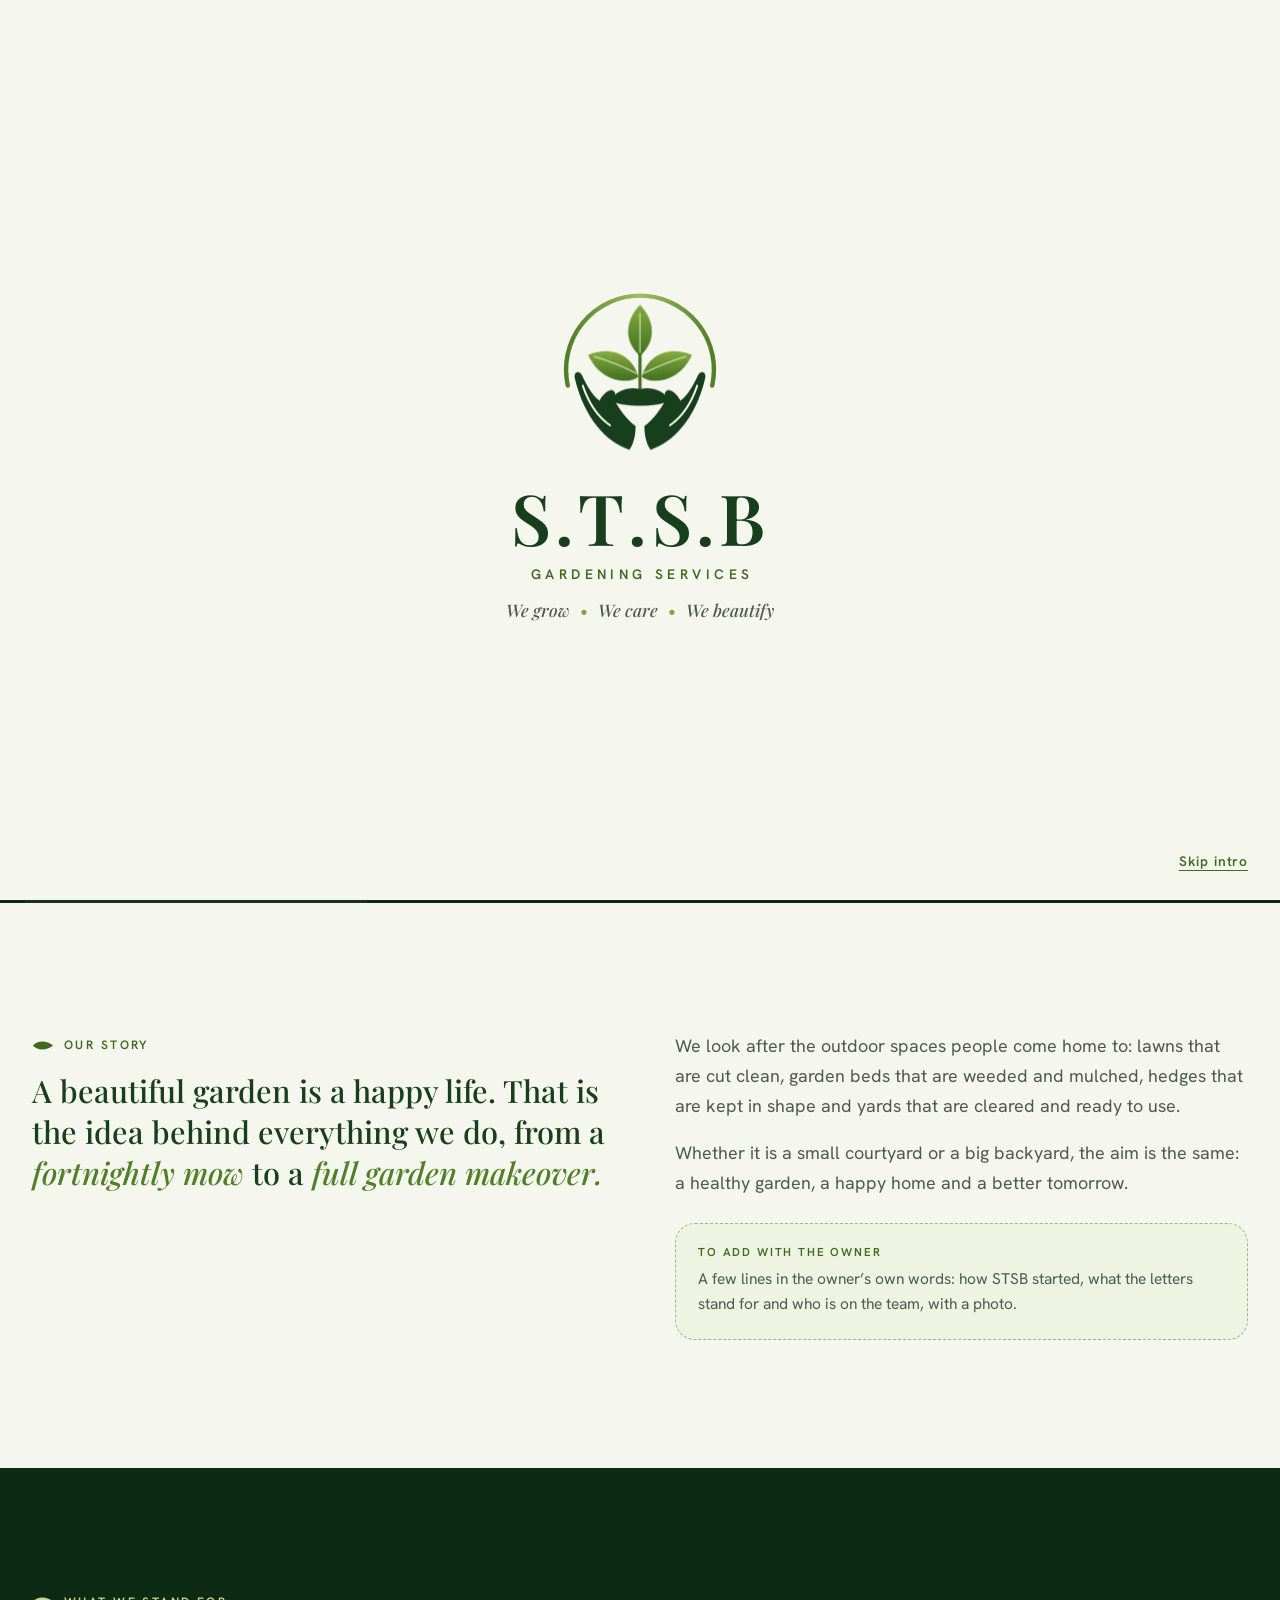
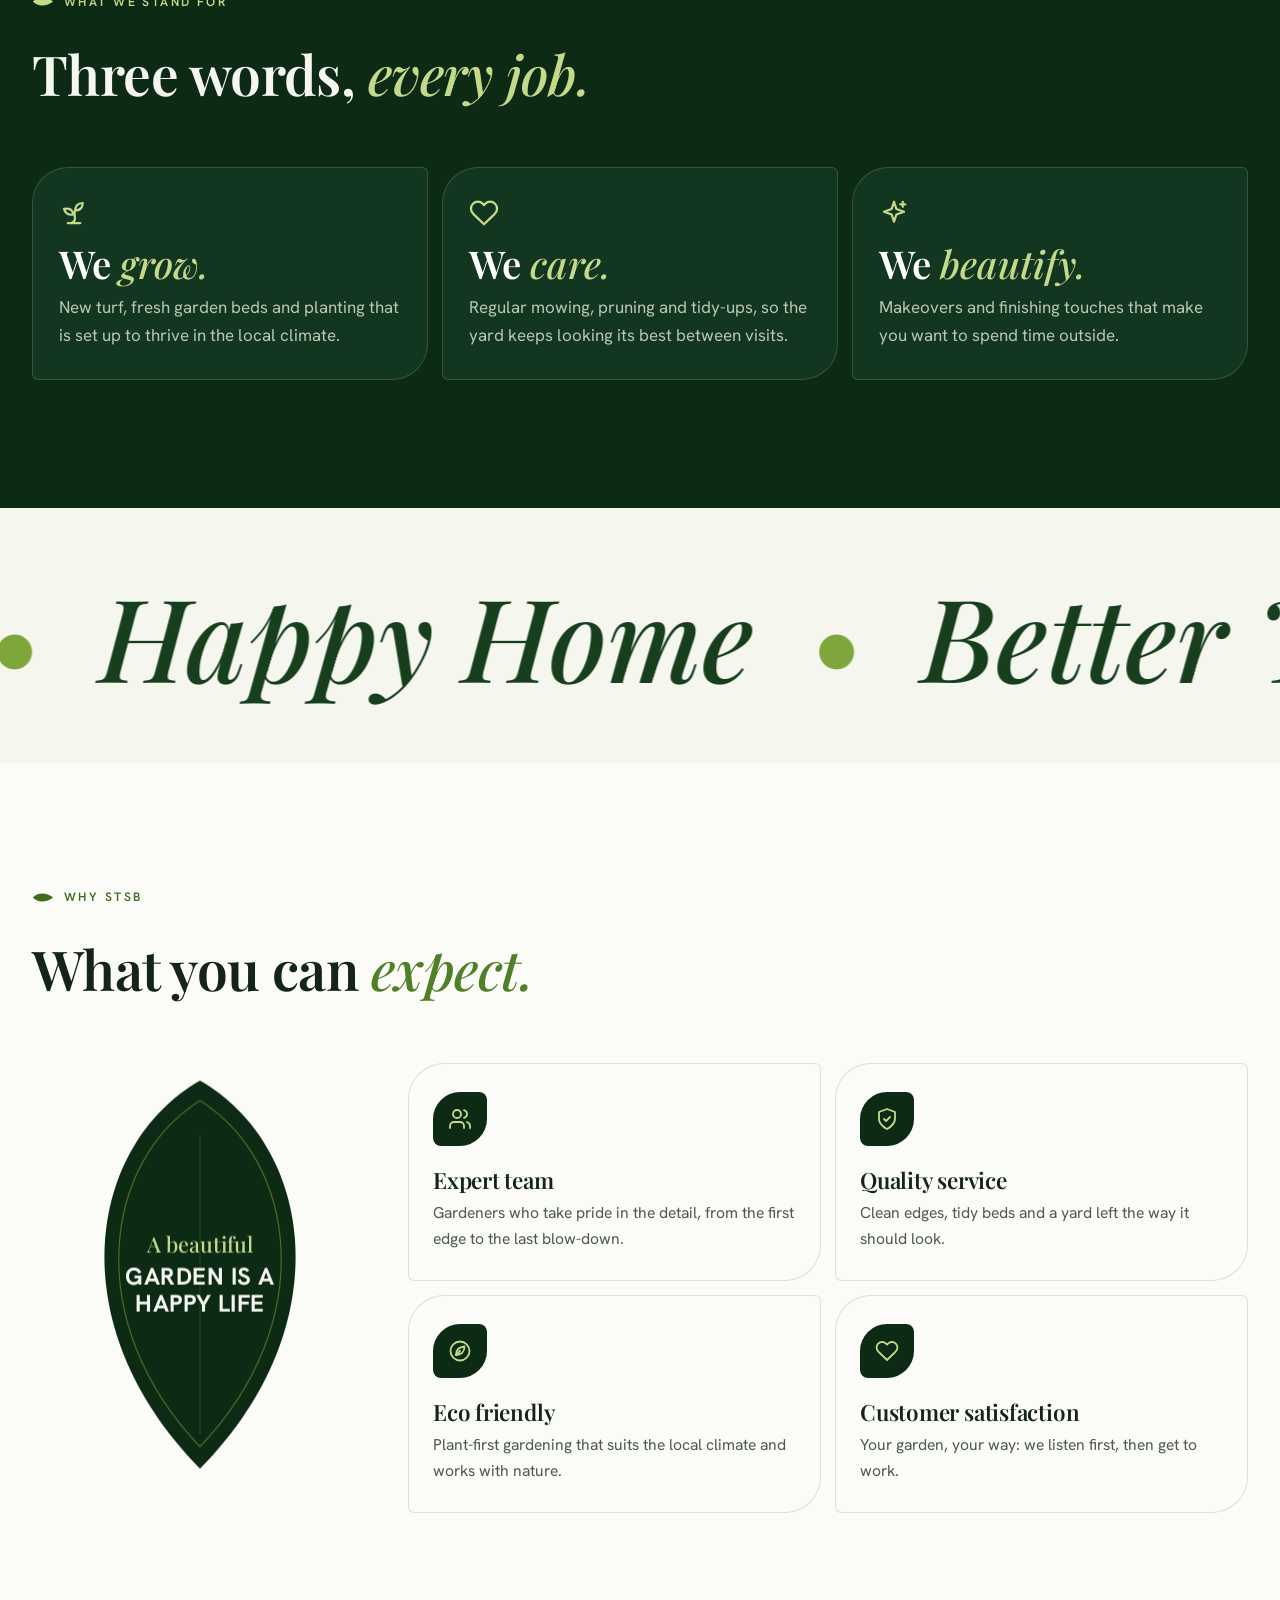
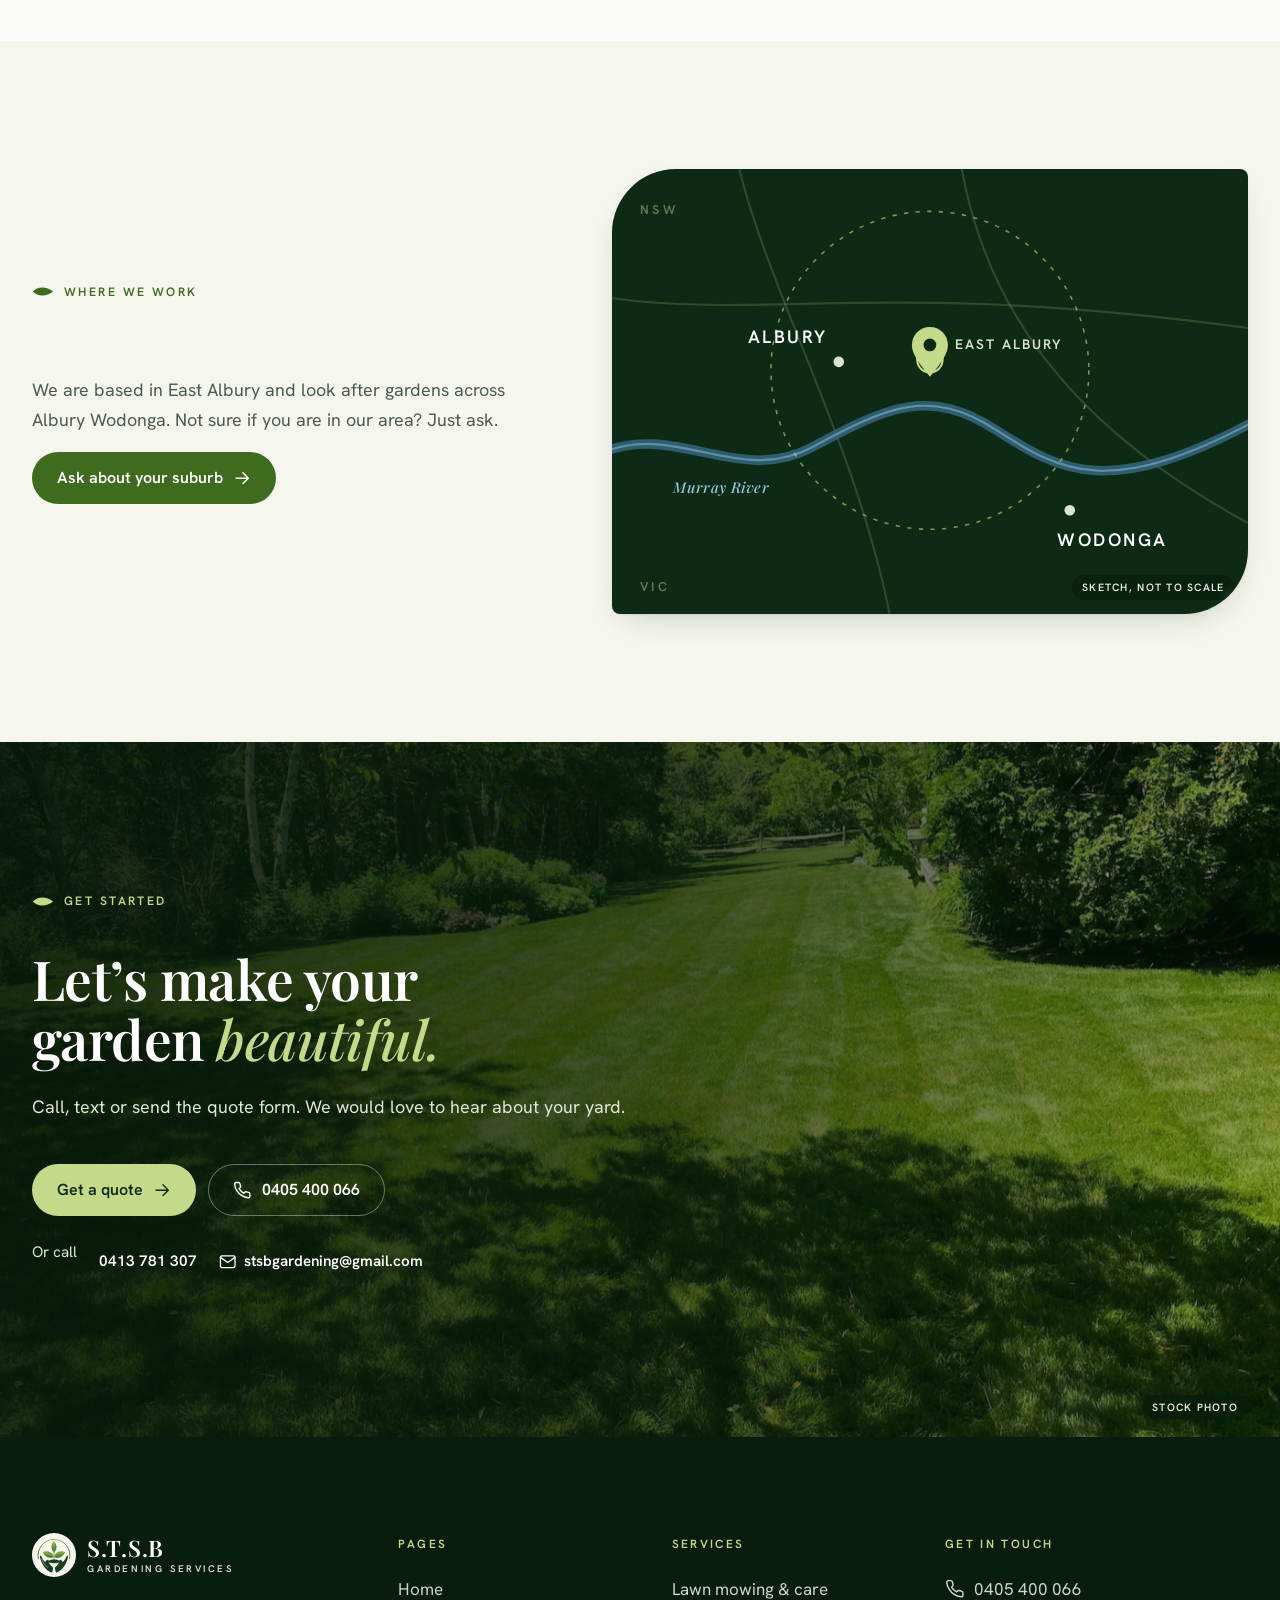
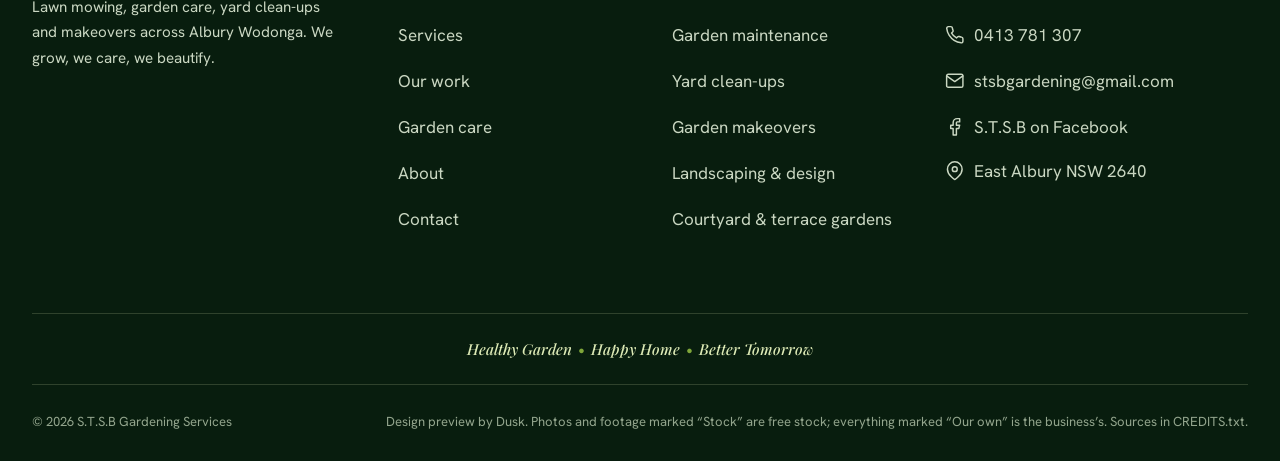
<file: about.html>
<!doctype html>
<html lang="en-AU">
<head>
<meta charset="utf-8">
<meta name="viewport" content="width=device-width, initial-scale=1, viewport-fit=cover">
<title>About | S.T.S.B Gardening Services, East Albury</title>
<meta name="description" content="S.T.S.B Gardening Services is a local gardening team based in East Albury, looking after lawns, gardens and outdoor spaces across Albury Wodonga.">
<meta name="robots" content="noindex, nofollow">
<meta name="theme-color" content="#0d2a15">
<meta name="format-detection" content="telephone=no">
<link rel="icon" href="assets/brand/mark.svg" type="image/svg+xml">
<link rel="icon" href="assets/brand/favicon-32.png" sizes="32x32" type="image/png">
<link rel="apple-touch-icon" href="assets/brand/apple-touch-icon.png">
<link rel="preconnect" href="https://fonts.googleapis.com">
<link rel="preconnect" href="https://fonts.gstatic.com" crossorigin>
<link href="https://fonts.googleapis.com/css2?family=Hanken+Grotesk:wght@400;500;600;700&amp;family=Playfair+Display:ital,wght@0,500;0,600;0,700;1,500;1,600&amp;display=swap" rel="stylesheet">
<link rel="stylesheet" href="assets/css/site.css?v=1">
<script>
(function(){var r=document.documentElement;r.classList.add('js');
try{if(!matchMedia('(prefers-reduced-motion: reduce)').matches)r.classList.add('motion')}catch(e){}
// the intro plays when the site is opened or refreshed, not when moving between pages (?intro=0 skips it)
var nav=null,bf=false;try{nav=sessionStorage.getItem('stsb-nav');sessionStorage.removeItem('stsb-nav')}catch(e){}
try{var en=performance.getEntriesByType('navigation')[0];bf=!!(en&&en.type==='back_forward')}catch(e){}
if(r.classList.contains('motion')&&!nav&&!bf&&!/[?&]intro=0/.test(location.search))r.classList.add('intro-on');
setTimeout(function(){if(!window.__stsb){r.classList.remove('motion');r.classList.remove('intro-on')}},4500);
// if a newer version has been published than the copy this browser kept, load the new one once
try{var B='1';fetch('version.txt?'+Date.now(),{cache:'no-store'}).then(function(x){return x.ok?x.text():''}).then(function(t){t=(t||'').trim();
if(/^\d+$/.test(t)&&t!==B&&!new RegExp('[?&]r='+t+'(&|$)').test(location.search)){location.replace(location.pathname+'?r='+t+location.hash)}}).catch(function(){})}catch(e){}
})();
</script>
<script src="assets/js/site.js?v=1" defer></script>
</head>
<body class="page-about">
<a class="skip" href="#main">Skip to content</a>
<svg class="sr" aria-hidden="true" focusable="false" width="0" height="0"><defs>
<symbol id="i-phone" viewBox="0 0 24 24"><path d="M22 16.92v3a2 2 0 0 1-2.18 2 19.79 19.79 0 0 1-8.63-3.07 19.5 19.5 0 0 1-6-6 19.79 19.79 0 0 1-3.07-8.67A2 2 0 0 1 4.11 2h3a2 2 0 0 1 2 1.72 12.84 12.84 0 0 0 .7 2.81 2 2 0 0 1-.45 2.11L8.09 9.91a16 16 0 0 0 6 6l1.27-1.27a2 2 0 0 1 2.11-.45 12.84 12.84 0 0 0 2.81.7A2 2 0 0 1 22 16.92z"/></symbol>
<symbol id="i-sms" viewBox="0 0 24 24"><path d="M21 11.5a8.4 8.4 0 0 1-12.2 7.5L3 21l2-5.6A8.5 8.5 0 1 1 21 11.5z"/><path d="M8 11.5h.01M12 11.5h.01M16 11.5h.01"/></symbol>
<symbol id="i-mail" viewBox="0 0 24 24"><path d="M4 4h16a2 2 0 0 1 2 2v12a2 2 0 0 1-2 2H4a2 2 0 0 1-2-2V6a2 2 0 0 1 2-2z"/><path d="M22 6l-10 7L2 6"/></symbol>
<symbol id="i-pin" viewBox="0 0 24 24"><path d="M21 10c0 7-9 13-9 13s-9-6-9-13a9 9 0 0 1 18 0z"/><circle cx="12" cy="10" r="3"/></symbol>
<symbol id="i-fb" viewBox="0 0 24 24"><path d="M18 2h-3a5 5 0 0 0-5 5v3H7v4h3v8h4v-8h3l1-4h-4V7a1 1 0 0 1 1-1h3z"/></symbol>
<symbol id="i-go" viewBox="0 0 24 24"><path d="M4 12h16M13 5l7 7-7 7"/></symbol>
<symbol id="i-back" viewBox="0 0 24 24"><path d="M20 12H4M11 5l-7 7 7 7"/></symbol>
<symbol id="i-check" viewBox="0 0 24 24"><path d="M20 6L9 17l-5-5"/></symbol>
<symbol id="i-x" viewBox="0 0 24 24"><path d="M18 6L6 18M6 6l12 12"/></symbol>
<symbol id="i-menu" viewBox="0 0 24 24"><path d="M4 7h16M4 12h16M4 17h10"/></symbol>
<symbol id="i-left" viewBox="0 0 24 24"><path d="M15 18l-6-6 6-6"/></symbol>
<symbol id="i-right" viewBox="0 0 24 24"><path d="M9 18l6-6-6-6"/></symbol>
<symbol id="i-play" viewBox="0 0 24 24"><path d="M7 4l13 8-13 8z"/></symbol>
<symbol id="i-pause" viewBox="0 0 24 24"><path d="M6 4h4v16H6zM14 4h4v16h-4z"/></symbol>
<symbol id="i-leaf" viewBox="0 0 24 24"><path d="M11 20A7 7 0 0 1 9.8 6.1C15.5 5 17 4.48 19 2c1 2 2 4.18 2 8 0 5.5-4.78 10-10 10Z"/><path d="M2 21c0-3 1.85-5.36 5.08-6C9.5 14.52 12 13 13 12"/></symbol>
<symbol id="i-sprout" viewBox="0 0 24 24"><path d="M7 20h10"/><path d="M10 20c5.5-2.5.8-6.4 3-10"/><path d="M9.5 9.4c1.1.8 1.8 2.2 2.3 3.7-2 .4-3.5.4-4.8-.3-1.2-.6-2.3-1.9-3-4.2 2.8-.5 4.4 0 5.5.8z"/><path d="M14.1 6a7 7 0 0 0-1.1 4c1.9-.1 3.3-.6 4.3-1.4 1-1 1.6-2.3 1.7-4.6-2.7.1-4 1-4.9 2z"/></symbol>
<symbol id="i-mower" viewBox="0 0 24 24"><path d="M13.5 12.5L18 3.5"/><path d="M16.5 6.5h3"/><path d="M3 13h12l-1.2 4.5H4.4z"/><circle cx="6" cy="19.3" r="1.7"/><circle cx="12.4" cy="19.3" r="1.7"/></symbol>
<symbol id="i-shears" viewBox="0 0 24 24"><circle cx="6" cy="6" r="3"/><circle cx="6" cy="18" r="3"/><path d="M20 4L8.12 15.88M14.47 14.48L20 20M8.12 8.12L12 12"/></symbol>
<symbol id="i-wind" viewBox="0 0 24 24"><path d="M12.8 19.6A2 2 0 1 0 14 16H2"/><path d="M17.5 8a2.5 2.5 0 1 1 2 4H2"/><path d="M9.8 4.4A2 2 0 1 1 11 8H2"/></symbol>
<symbol id="i-spark" viewBox="0 0 24 24"><path d="M12 3l1.9 5.8L20 11l-6.1 2.2L12 19l-1.9-5.8L4 11l6.1-2.2z"/><path d="M19 3v4M17 5h4"/></symbol>
<symbol id="i-stones" viewBox="0 0 24 24"><ellipse cx="7.5" cy="18.5" rx="4" ry="2.2"/><ellipse cx="15" cy="12" rx="3.8" ry="2.1"/><ellipse cx="9" cy="5.5" rx="3.3" ry="1.9"/></symbol>
<symbol id="i-pot" viewBox="0 0 24 24"><path d="M6.5 13h11l-1.6 8H8.1z"/><path d="M12 13V7.5"/><path d="M12 10c-2.6 0-4.2-1.6-4.6-4.2 2.6 0 4.2 1.6 4.6 4.2z"/><path d="M12 8c.4-2.6 2-4.2 4.6-4.2-.4 2.6-2 4.2-4.6 4.2z"/></symbol>
<symbol id="i-users" viewBox="0 0 24 24"><path d="M16 21v-2a4 4 0 0 0-4-4H6a4 4 0 0 0-4 4v2"/><circle cx="9" cy="7" r="4"/><path d="M22 21v-2a4 4 0 0 0-3-3.87M16 3.13a4 4 0 0 1 0 7.75"/></symbol>
<symbol id="i-shield" viewBox="0 0 24 24"><path d="M12 22s8-4 8-10V5l-8-3-8 3v7c0 6 8 10 8 10z"/><path d="M9 12l2 2 4-4"/></symbol>
<symbol id="i-eco" viewBox="0 0 24 24"><circle cx="12" cy="12" r="9.5"/><path d="M8 16c0-5 3-8 8.5-8.5C16.5 13 13 16 8 16z"/><path d="M8 16l4-4"/></symbol>
<symbol id="i-heart" viewBox="0 0 24 24"><path d="M20.8 4.6a5.5 5.5 0 0 0-7.8 0L12 5.7l-1-1.1a5.5 5.5 0 0 0-7.8 7.8l1 1.1L12 21l7.8-7.5 1-1.1a5.5 5.5 0 0 0 0-7.8z"/></symbol>
<symbol id="i-flower" viewBox="0 0 24 24"><circle cx="12" cy="12" r="3"/><path d="M12 16.5A4.5 4.5 0 1 1 7.5 12 4.5 4.5 0 1 1 12 7.5a4.5 4.5 0 1 1 4.5 4.5 4.5 4.5 0 1 1-4.5 4.5"/></symbol>
<symbol id="i-sun" viewBox="0 0 24 24"><circle cx="12" cy="12" r="4"/><path d="M12 2v2M12 20v2M4.93 4.93l1.41 1.41M17.66 17.66l1.41 1.41M2 12h2M20 12h2M6.34 17.66l-1.41 1.41M19.07 4.93l-1.41 1.41"/></symbol>
<symbol id="i-snow" viewBox="0 0 24 24"><path d="M2 12h20M12 2v20M20 16l-4-4 4-4M4 8l4 4-4 4M16 4l-4 4-4-4M8 20l4-4 4 4"/></symbol>
<symbol id="i-cal" viewBox="0 0 24 24"><rect x="3" y="4" width="18" height="18" rx="2"/><path d="M16 2v4M8 2v4M3 10h18"/></symbol>
<symbol id="i-camera" viewBox="0 0 24 24"><path d="M14.5 4h-5L7 7H4a2 2 0 0 0-2 2v9a2 2 0 0 0 2 2h16a2 2 0 0 0 2-2V9a2 2 0 0 0-2-2h-3z"/><circle cx="12" cy="13" r="3"/></symbol>
<symbol id="i-clock" viewBox="0 0 24 24"><circle cx="12" cy="12" r="9"/><path d="M12 7v5l3 2"/></symbol>
</defs></svg>
<div class="intro">
  <svg class="im" viewBox="-50 -50 100 100" preserveAspectRatio="xMidYMid slice" aria-hidden="true"><path class="fill" fill-rule="evenodd" d="M-90 -90H90V90H-90Z"/><path class="edge" vector-effect="non-scaling-stroke" d="M0 0"/></svg>
  <div class="intro-c" aria-hidden="true">
    <svg class="intro-mark" viewBox="0 0 200 200">
      <defs><linearGradient id="ilf" x1="0" y1="0" x2="0" y2="1"><stop offset="0" stop-color="#86ad41"/><stop offset="1" stop-color="#40701f"/></linearGradient>
      <linearGradient id="iarc" x1="0" y1="0" x2="1" y2="0"><stop offset="0" stop-color="#4f7f26"/><stop offset=".5" stop-color="#9fc05e"/><stop offset="1" stop-color="#4f7f26"/></linearGradient></defs>
      <path class="a" pathLength="1" d="M18 120 A84 84 0 1 1 182 120" fill="none" stroke="url(#iarc)" stroke-width="5" stroke-linecap="round"/>
      <path class="st" d="M100 126 V58" stroke="#40701f" stroke-width="3.6" stroke-linecap="round"/>
      <g class="lf t"><path d="M100 86 C82 71 82 47 100 28 C118 47 118 71 100 86Z" fill="url(#ilf)"/><path d="M100 82 V38" stroke="#eef3df" stroke-width="1.5" stroke-linecap="round" opacity=".7"/></g>
      <g class="lf l"><path d="M98 110 C84 120 54 114 41 85 C68 74 92 86 98 110Z" fill="url(#ilf)"/><path d="M96 106 Q72 94 48 87" fill="none" stroke="#eef3df" stroke-width="1.5" stroke-linecap="round" opacity=".7"/></g>
      <g class="lf r"><path d="M102 110 C116 120 146 114 159 85 C132 74 108 86 102 110Z" fill="url(#ilf)"/><path d="M104 106 Q128 94 152 87" fill="none" stroke="#eef3df" stroke-width="1.5" stroke-linecap="round" opacity=".7"/></g>
      <path class="sl" d="M66 137 C73 125 88 121 100 124 C112 121 127 125 134 137 C121 145 79 145 66 137Z" fill="#173f1d"/>
      <g class="hd" fill="#173f1d">
        <path id="ihand" d="M88 193 C62 184 37 158 26 112 C24 104 31 102 34 108 C40 121 46 131 54 137 C57 131 62 126 67 125 C72 125 73 130 70 134 C76 147 85 158 95 166 C95 176 93 186 88 193Z"/>
        <use href="#ihand" transform="matrix(-1 0 0 1 200 0)"/>
        <path id="ifl" d="M35 120 C42 141 53 156 66 165" fill="none" stroke="#f5f6ee" stroke-width="2.2" stroke-linecap="round"/>
        <use href="#ifl" transform="matrix(-1 0 0 1 200 0)"/>
      </g>
    </svg>
    <div class="intro-wm"><span style="--i:0">S</span><span style="--i:1">.</span><span style="--i:2">T</span><span style="--i:3">.</span><span style="--i:4">S</span><span style="--i:5">.</span><span style="--i:6">B</span></div>
    <div class="intro-sub">Gardening Services</div>
    <div class="intro-tag"><span style="--i:0">We grow</span><i style="--i:1">&bull;</i><span style="--i:2">We care</span><i style="--i:3">&bull;</i><span style="--i:4">We beautify</span></div>
  </div>
  <button class="intro-skip" type="button">Skip intro</button>
</div>
<p class="strip"><span class="s-long"><b>Design preview</b> for S.T.S.B Gardening Services, prepared by Dusk. Not the live website: the quote forms send nothing.</span><span class="s-short"><b>Design preview</b> by Dusk. The forms send nothing.</span></p>
<header class="hdr">
  <div class="wrap hdr-in">
    <a class="brand" href="index.html" aria-label="S.T.S.B Gardening Services, home"><img src="assets/brand/mark.svg" alt="" width="44" height="44"><span class="wm" aria-hidden="true"><b>S.T.S.B</b><small>Gardening Services</small></span></a>
    <nav class="nav" aria-label="Main"><a href="index.html">Home</a><a href="services.html">Services</a><a href="work.html">Our work</a><a href="care.html">Garden care</a><a href="about.html" aria-current="page">About</a><a href="contact.html">Contact</a></nav>
    <a class="hdr-call" href="tel:+61405400066"><svg class="ico" aria-hidden="true"><use href="#i-phone"/></svg>0405 400 066</a>
    <a class="btn btn-sm btn-sprout" href="contact.html">Get a quote</a>
    <button class="menu-btn" type="button" aria-expanded="false" aria-controls="mnav" aria-label="Open menu"><svg class="ico" aria-hidden="true"><use href="#i-menu"/></svg></button>
  </div>
</header>
<div class="mnav" id="mnav" role="dialog" aria-modal="true" aria-label="Menu" aria-hidden="true">
  <div class="mnav-top"><a class="brand" href="index.html" aria-label="S.T.S.B Gardening Services, home"><img src="assets/brand/mark.svg" alt="" width="44" height="44"><span class="wm" aria-hidden="true"><b>S.T.S.B</b><small>Gardening Services</small></span></a>
  <button class="menu-btn mnav-close" type="button" aria-label="Close menu" style="display:grid"><svg class="ico" aria-hidden="true"><use href="#i-x"/></svg></button></div>
  <ul><li style="--i:0"><a href="index.html">Home<svg class="ico" aria-hidden="true"><use href="#i-go"/></svg></a></li><li style="--i:1"><a href="services.html">Services<svg class="ico" aria-hidden="true"><use href="#i-go"/></svg></a></li><li style="--i:2"><a href="work.html">Our work<svg class="ico" aria-hidden="true"><use href="#i-go"/></svg></a></li><li style="--i:3"><a href="care.html">Garden care<svg class="ico" aria-hidden="true"><use href="#i-go"/></svg></a></li><li style="--i:4"><a href="about.html" aria-current="page">About<svg class="ico" aria-hidden="true"><use href="#i-go"/></svg></a></li><li style="--i:5"><a href="contact.html">Contact<svg class="ico" aria-hidden="true"><use href="#i-go"/></svg></a></li></ul>
  <div class="btns"><a class="btn btn-sprout" href="tel:+61405400066"><svg class="ico" aria-hidden="true"><use href="#i-phone"/></svg>Call 0405 400 066</a><a class="btn btn-ghost" href="contact.html">Get a quote<svg class="ico go" aria-hidden="true"><use href="#i-go"/></svg></a></div>
</div>
<main id="main">
<section class="shero" aria-labelledby="ph-t">
  <svg class="orn" viewBox="0 0 300 400" aria-hidden="true"><path d="M150 6C262 70 292 250 150 394 8 250 38 70 150 6Z" fill="currentColor"/></svg>
  <div class="wrap shero-in">
    <div>
      <p class="crumbs"><a href="index.html">Home</a><svg class="ico" aria-hidden="true"><use href="#i-right"/></svg><span>About</span></p>
      <p class="eyebrow">About STSB</p>
      <h1 class="h1" id="ph-t"><span class="ln"><span>Green spaces that bring</span></span><span class="ln"><span><em>peace, beauty</em></span></span><span class="ln"><span><em>and happiness.</em></span></span></h1>
      <p class="lede">S.T.S.B Gardening Services is a local gardening team based in East Albury, looking after lawns, gardens and outdoor spaces across Albury Wodonga.</p>
      <div class="btns"><a class="btn btn-sprout" href="contact.html">Get a quote<svg class="ico go" aria-hidden="true"><use href="#i-go"/></svg></a><a class="btn btn-ghost" href="tel:+61405400066"><svg class="ico" aria-hidden="true"><use href="#i-phone"/></svg>0405 400 066</a></div>
    </div>
    <div class="p-frame" data-rv="scale" style="max-height:none"><img class="on" src="assets/img/job-05.jpg" alt="STSB mowing a backyard in Albury Wodonga" width="720" height="900" decoding="async"><span class="tag own">Our own job, Albury Wodonga</span></div>
  </div>
</section>

<section class="sec" aria-labelledby="st-t">
  <div class="wrap story">
    <div><p class="eyebrow" id="st-t">Our story</p><p class="big" data-rv>A beautiful garden is a happy life. That is the idea behind everything we do, from a <em>fortnightly mow</em> to a <em>full garden makeover.</em></p></div>
    <div data-rv style="--d:120">
      <p class="lede">We look after the outdoor spaces people come home to: lawns that are cut clean, garden beds that are weeded and mulched, hedges that are kept in shape and yards that are cleared and ready to use.</p>
      <p class="lede">Whether it is a small courtyard or a big backyard, the aim is the same: a healthy garden, a happy home and a better tomorrow.</p>
      <div class="owner"><b>To add with the owner</b><p>A few lines in the owner&rsquo;s own words: how STSB started, what the letters stand for and who is on the team, with a photo.</p></div>
    </div>
  </div>
</section>

<section class="sec dark" aria-labelledby="tr-t">
  <div class="wrap">
    <div class="sec-hd"><p class="eyebrow" id="tr-t">What we stand for</p><h2 class="h2" data-rv>Three words, <em>every job.</em></h2></div>
    <div class="trio">
      <div data-rv><svg class="ico" aria-hidden="true"><use href="#i-sprout"/></svg><b>We <em>grow.</em></b><p>New turf, fresh garden beds and planting that is set up to thrive in the local climate.</p></div>
      <div data-rv style="--d:110"><svg class="ico" aria-hidden="true"><use href="#i-heart"/></svg><b>We <em>care.</em></b><p>Regular mowing, pruning and tidy-ups, so the yard keeps looking its best between visits.</p></div>
      <div data-rv style="--d:220"><svg class="ico" aria-hidden="true"><use href="#i-spark"/></svg><b>We <em>beautify.</em></b><p>Makeovers and finishing touches that make you want to spend time outside.</p></div>
    </div>
  </div>
</section>

<div class="bigmarq" aria-hidden="true"><div class="row-t" data-slide="left"><span>Healthy Garden</span><i>&bull;</i><span>Happy Home</span><i>&bull;</i><span>Better Tomorrow</span><i>&bull;</i><span>Healthy Garden</span><i>&bull;</i><span>Happy Home</span><i>&bull;</i><span>Better Tomorrow</span><i>&bull;</i></div></div>

<section class="sec paper" aria-labelledby="vl-t">
  <div class="wrap">
    <div class="sec-hd"><p class="eyebrow">Why STSB</p><h2 class="h2" id="vl-t" data-rv>What you can <em>expect.</em></h2></div>
    <div class="vals-wrap"><div class="leafbadge" data-px="0.06" aria-hidden="true">
  <svg viewBox="0 0 300 400"><path d="M150 6C262 70 292 250 150 394 8 250 38 70 150 6Z" fill="#0d2a15"/><path d="M150 26C246 86 270 246 150 372 30 246 54 86 150 26Z" fill="none" stroke="#7fa63a" stroke-width="1.2" opacity=".55"/><path d="M150 60V360" stroke="#7fa63a" stroke-width="1" opacity=".22"/></svg>
  <div class="t"><i>A beautiful</i><b>Garden is a happy life</b></div>
</div><div class="vals"><div class="val" data-rv style="--d:0"><div class="ic"><svg class="ico" aria-hidden="true"><use href="#i-users"/></svg></div><h3>Expert team</h3><p>Gardeners who take pride in the detail, from the first edge to the last blow-down.</p></div><div class="val" data-rv style="--d:90"><div class="ic"><svg class="ico" aria-hidden="true"><use href="#i-shield"/></svg></div><h3>Quality service</h3><p>Clean edges, tidy beds and a yard left the way it should look.</p></div><div class="val" data-rv style="--d:180"><div class="ic"><svg class="ico" aria-hidden="true"><use href="#i-eco"/></svg></div><h3>Eco friendly</h3><p>Plant-first gardening that suits the local climate and works with nature.</p></div><div class="val" data-rv style="--d:270"><div class="ic"><svg class="ico" aria-hidden="true"><use href="#i-heart"/></svg></div><h3>Customer satisfaction</h3><p>Your garden, your way: we listen first, then get to work.</p></div></div></div>
  </div>
</section>

<section class="sec" aria-labelledby="ar-t">
  <div class="wrap area">
    <div><p class="eyebrow">Where we work</p><h2 class="h2" id="ar-t" data-rv>Local to <em>East Albury.</em></h2><p class="lede" data-rv style="--d:100">We are based in East Albury and look after gardens across Albury Wodonga. Not sure if you are in our area? Just ask.</p><div class="btns" data-rv style="--d:180" ><a class="btn" href="contact.html">Ask about your suburb<svg class="ico go" aria-hidden="true"><use href="#i-go"/></svg></a></div></div>
    <div class="map" data-rv="scale">
  <svg viewBox="0 0 600 420" role="img" aria-label="Sketch map: STSB is based in East Albury and works across Albury and Wodonga">
    <path class="road" d="M0 122 C150 142 260 104 600 150"/><path class="road" d="M120 0 C150 120 230 260 262 420"/><path class="road" d="M330 0 C352 120 420 236 600 334"/>
    <path class="river" d="M-10 268 C60 238 120 300 190 262 S300 206 362 246 S470 312 610 236"/>
    <path class="river-l" d="M-10 268 C60 238 120 300 190 262 S300 206 362 246 S470 312 610 236"/>
    <text class="rv" x="58" y="306">Murray River</text>
    <text class="state" x="26" y="42">NSW</text><text class="state" x="26" y="398">VIC</text>
    <circle class="ring" cx="300" cy="190" r="150"/>
    <circle class="dot" cx="214" cy="182" r="5"/><text class="big" x="128" y="164">ALBURY</text>
    <circle class="dot" cx="432" cy="322" r="5"/><text class="big" x="420" y="356">WODONGA</text>
    <circle class="pulse" cx="300" cy="180" r="12"/>
    <path class="pin" d="M300 196c-11-13-17-22-17-30a17 17 0 0 1 34 0c0 8-6 17-17 30z"/><circle cx="300" cy="166" r="6" fill="#0d2a15"/>
    <text x="324" y="170">EAST ALBURY</text>
  </svg>
  <span class="tag">Sketch, not to scale</span>
</div>
  </div>
</section>
</main>
<section class="cta" aria-labelledby="ct-t">
  <div class="cta-bg" data-px="0.1"><img src="assets/img/stock-striped-lawn.jpg" srcset="assets/img/stock-striped-lawn-sm.jpg 760w, assets/img/stock-striped-lawn.jpg 1400w" sizes="100vw" alt="" width="1400" height="1050" loading="lazy" decoding="async"></div>
  <div class="wrap"><div class="cta-in">
    <p class="eyebrow on-dark">Get started</p>
    <h2 class="h2" id="ct-t" data-rv>Let&rsquo;s make your garden <em>beautiful.</em></h2>
    <p class="lede" data-rv style="--d:100">Call, text or send the quote form. We would love to hear about your yard.</p>
    <div class="btns" data-rv style="--d:180"><a class="btn btn-sprout" href="contact.html">Get a quote<svg class="ico go" aria-hidden="true"><use href="#i-go"/></svg></a><a class="btn btn-ghost" href="tel:+61405400066"><svg class="ico" aria-hidden="true"><use href="#i-phone"/></svg>0405 400 066</a></div>
    <div class="phones"><span>Or call</span><a href="tel:+61413781307">0413 781 307</a><a href="mailto:stsbgardening@gmail.com"><svg class="ico" aria-hidden="true"><use href="#i-mail"/></svg>stsbgardening@gmail.com</a></div>
  </div></div>
  <span class="tag">Stock photo</span>
</section>
<footer class="ftr">
  <div class="wrap">
    <div class="ftr-g">
      <div>
        <a class="brand" href="index.html" aria-label="S.T.S.B Gardening Services, home"><img src="assets/brand/mark.svg" alt="" width="44" height="44"><span class="wm" aria-hidden="true"><b>S.T.S.B</b><small>Gardening Services</small></span></a>
        <p>Lawn mowing, garden care, yard clean-ups and makeovers across Albury Wodonga. We grow, we care, we beautify.</p>
      </div>
      <div><h4>Pages</h4><ul><li><a href="index.html">Home</a></li><li><a href="services.html">Services</a></li><li><a href="work.html">Our work</a></li><li><a href="care.html">Garden care</a></li><li><a href="about.html">About</a></li><li><a href="contact.html">Contact</a></li></ul></div>
      <div><h4>Services</h4><ul>
        <li><a href="services.html#lawn">Lawn mowing &amp; care</a></li><li><a href="services.html#maintenance">Garden maintenance</a></li><li><a href="services.html#cleanup">Yard clean-ups</a></li><li><a href="services.html#makeover">Garden makeovers</a></li><li><a href="services.html#landscaping">Landscaping &amp; design</a></li><li><a href="services.html#courtyard">Courtyard &amp; terrace gardens</a></li></ul></div>
      <div><h4>Get in touch</h4><ul>
        <li><a href="tel:+61405400066"><svg class="ico" aria-hidden="true"><use href="#i-phone"/></svg>0405 400 066</a></li>
        <li><a href="tel:+61413781307"><svg class="ico" aria-hidden="true"><use href="#i-phone"/></svg>0413 781 307</a></li>
        <li><a href="mailto:stsbgardening@gmail.com"><svg class="ico" aria-hidden="true"><use href="#i-mail"/></svg>stsbgardening@gmail.com</a></li>
        <li><a href="https://www.facebook.com/people/STSB/61590838142933/" target="_blank" rel="noopener"><svg class="ico" aria-hidden="true"><use href="#i-fb"/></svg>S.T.S.B on Facebook</a></li>
        <li><span style="display:inline-flex;align-items:center;gap:10px;min-height:40px"><svg class="ico" aria-hidden="true"><use href="#i-pin"/></svg>East Albury NSW 2640</span></li></ul></div>
    </div>
    <p class="ftr-line">Healthy Garden<span>&bull;</span>Happy Home<span>&bull;</span>Better Tomorrow</p>
    <div class="ftr-base"><span>&copy; <span data-year>2026</span> S.T.S.B Gardening Services</span><span>Design preview by Dusk. Photos and footage marked &ldquo;Stock&rdquo; are free stock; everything marked &ldquo;Our own&rdquo; is the business&rsquo;s. Sources in CREDITS.txt.</span></div>
  </div>
</footer>
<div class="callbar"><a class="btn btn-sprout" href="tel:+61405400066"><svg class="ico" aria-hidden="true"><use href="#i-phone"/></svg>Call</a><a class="btn btn-ghost" style="color:#fff" href="contact.html">Get a quote</a></div>
</body>
</html>
</file>
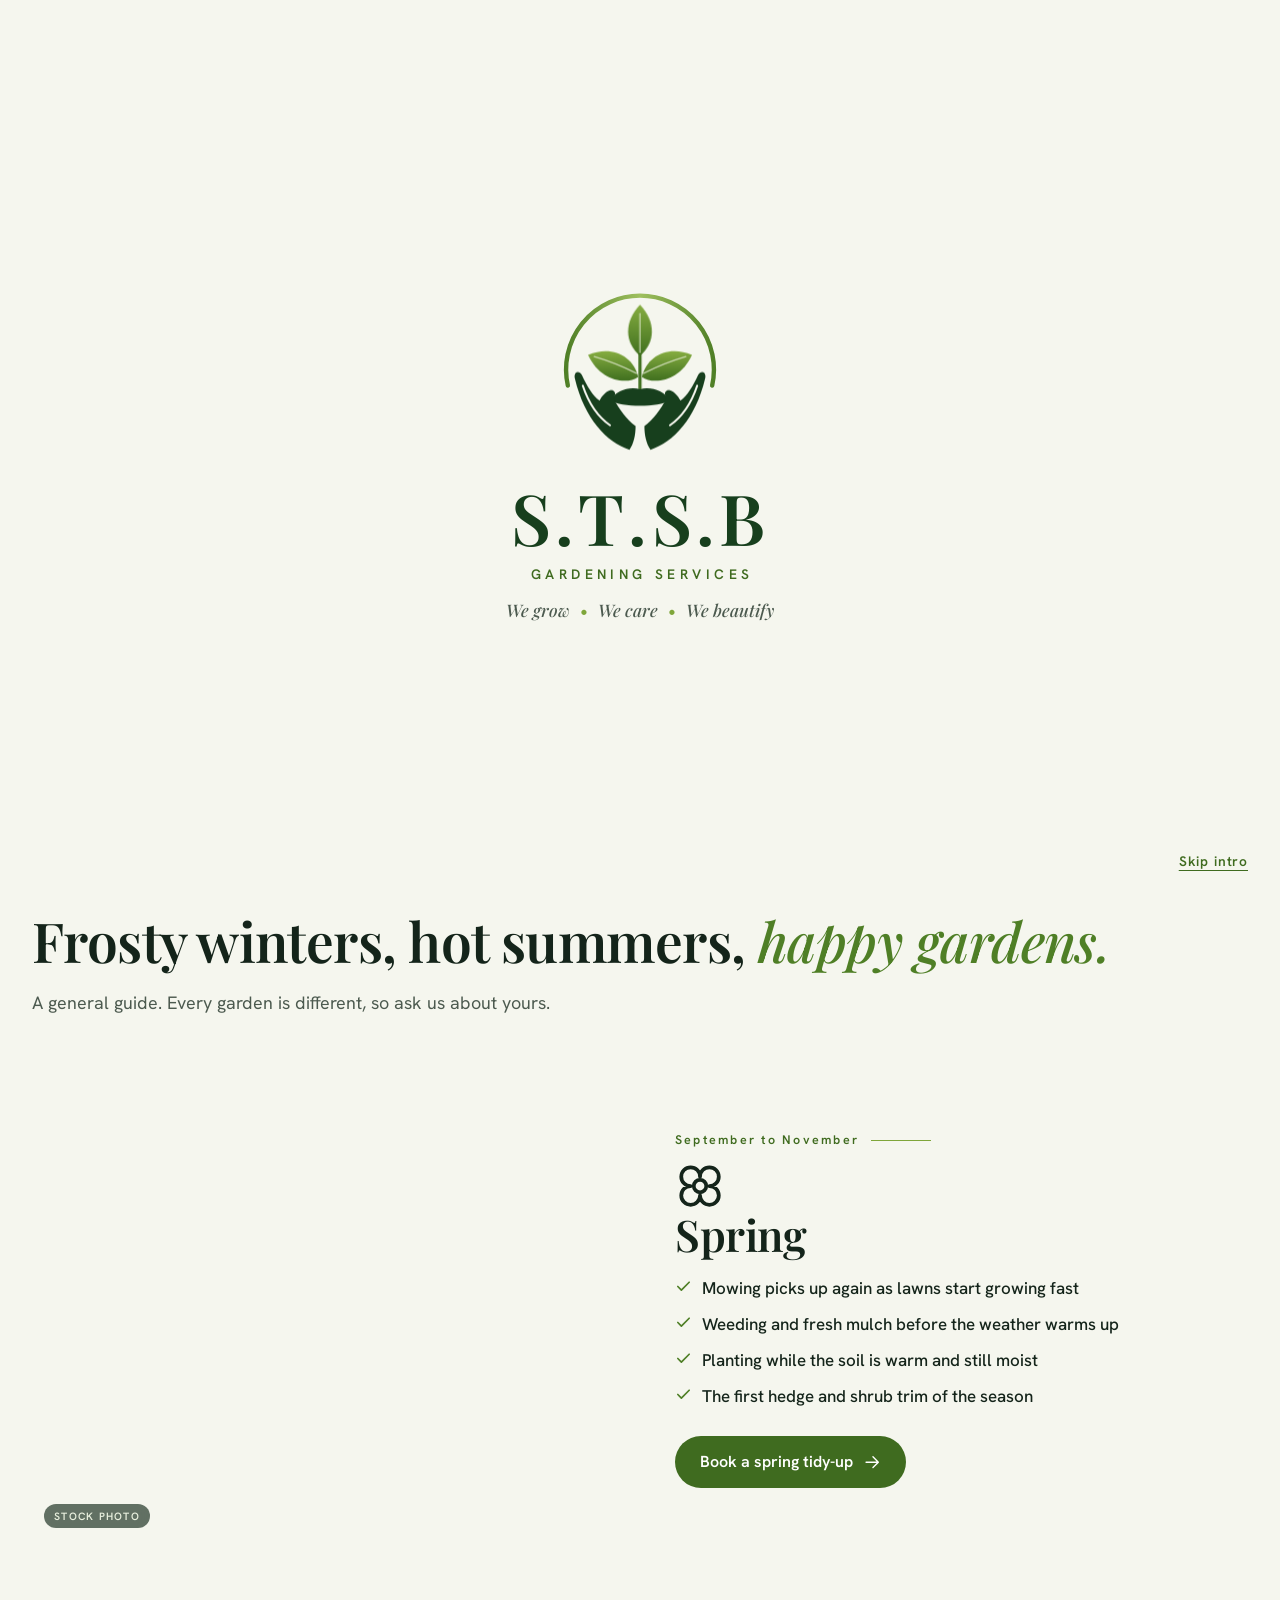
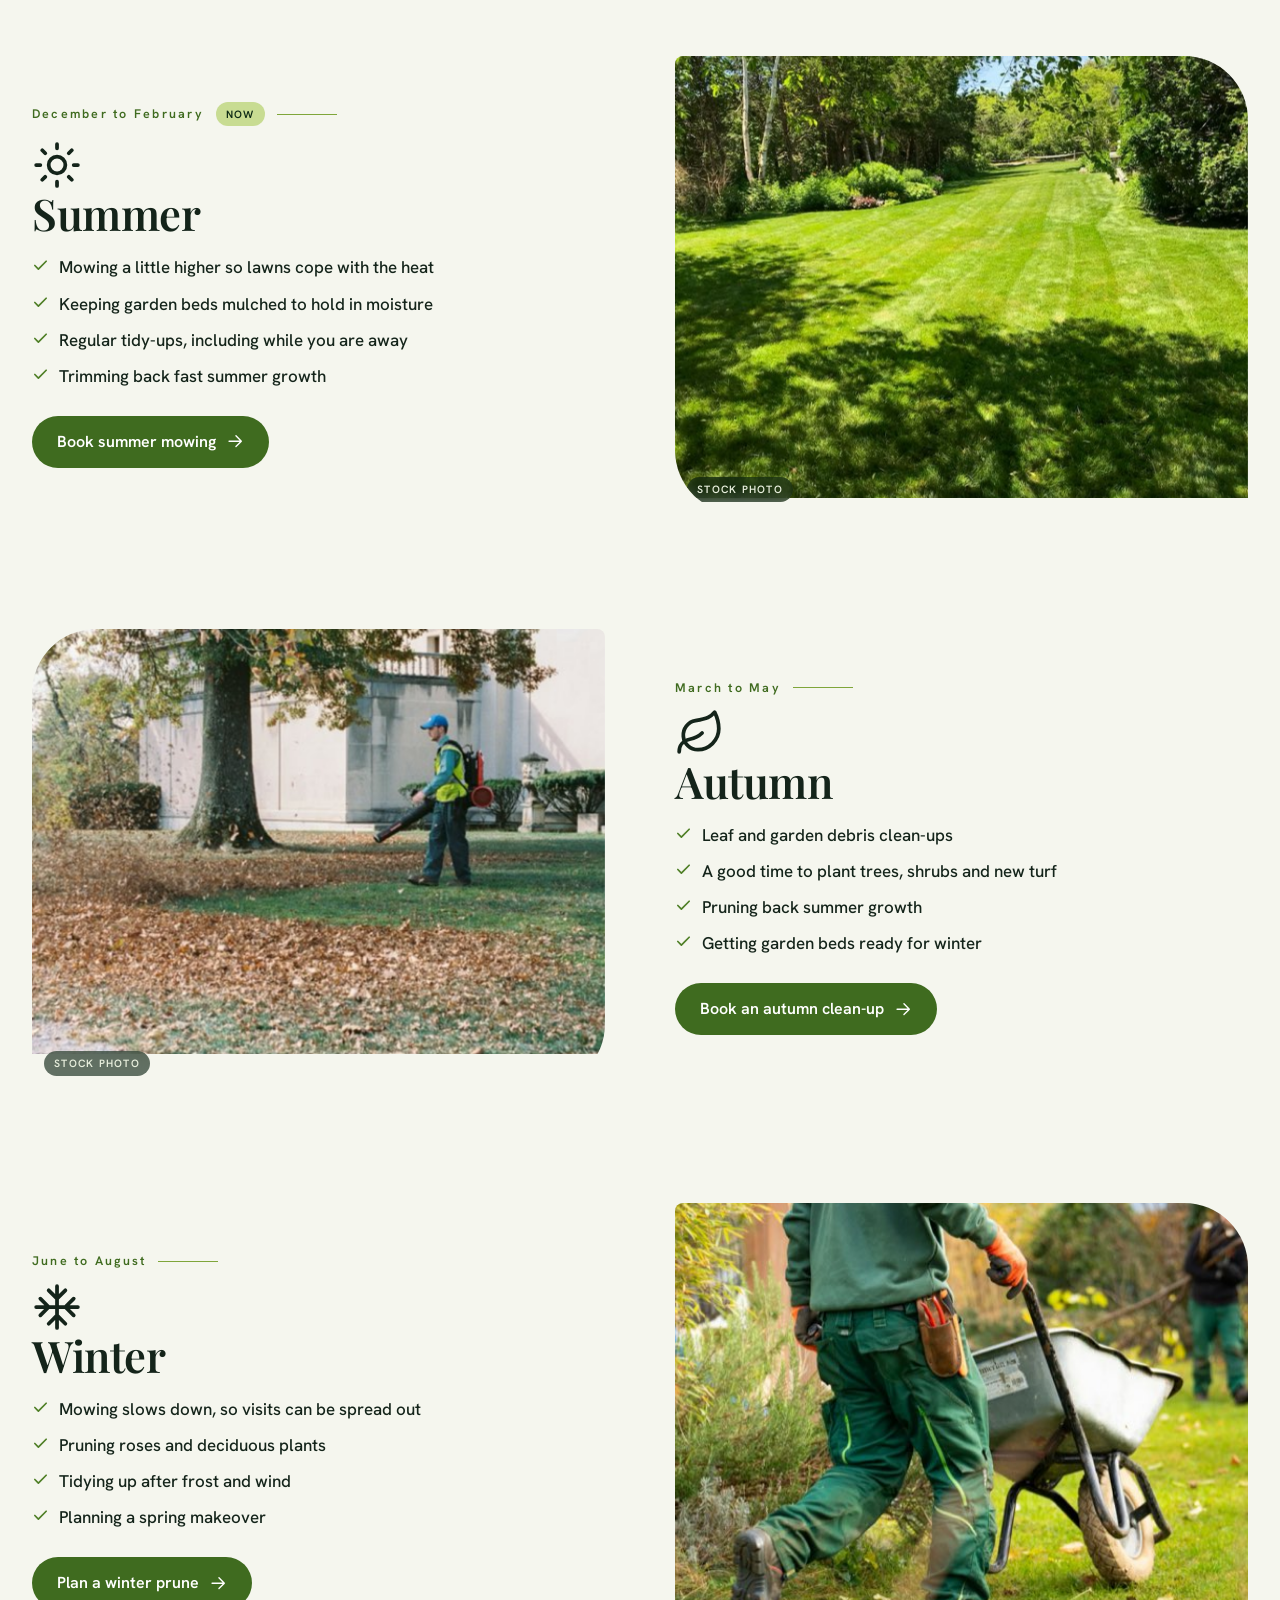
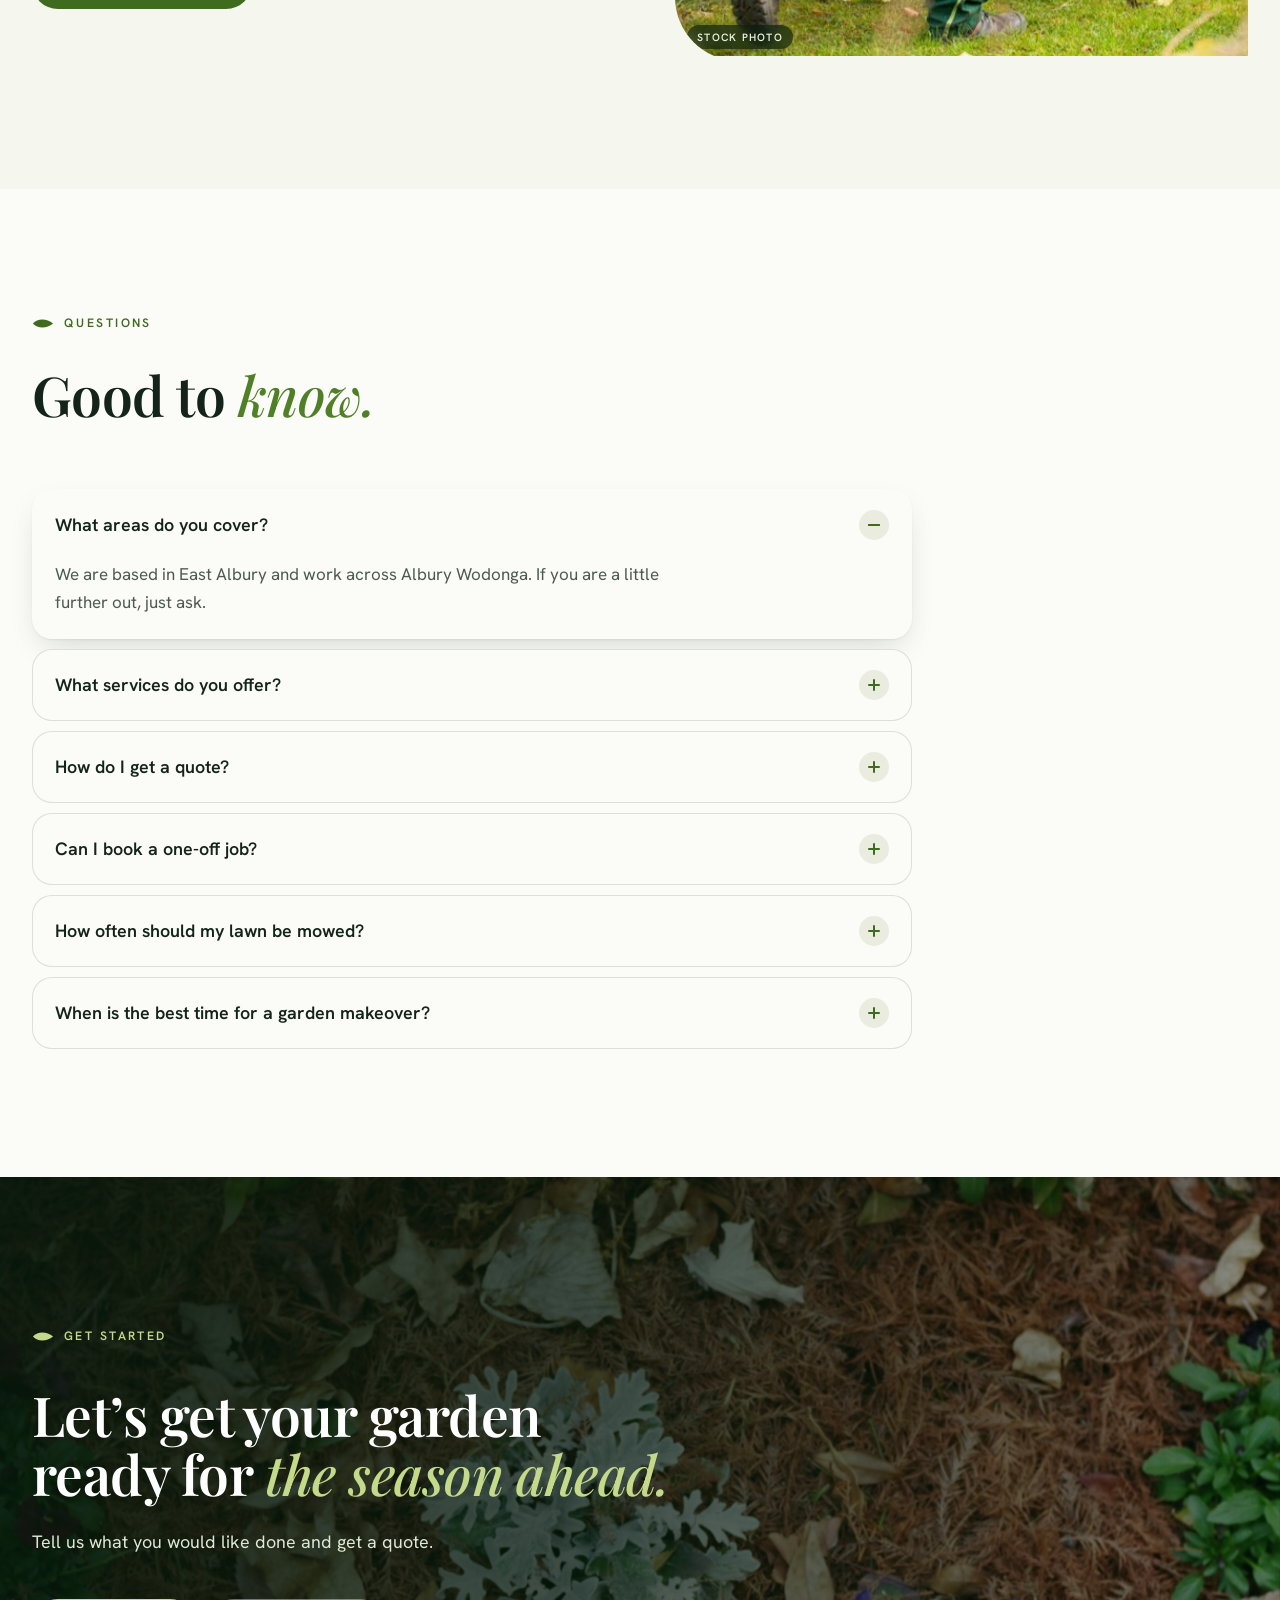
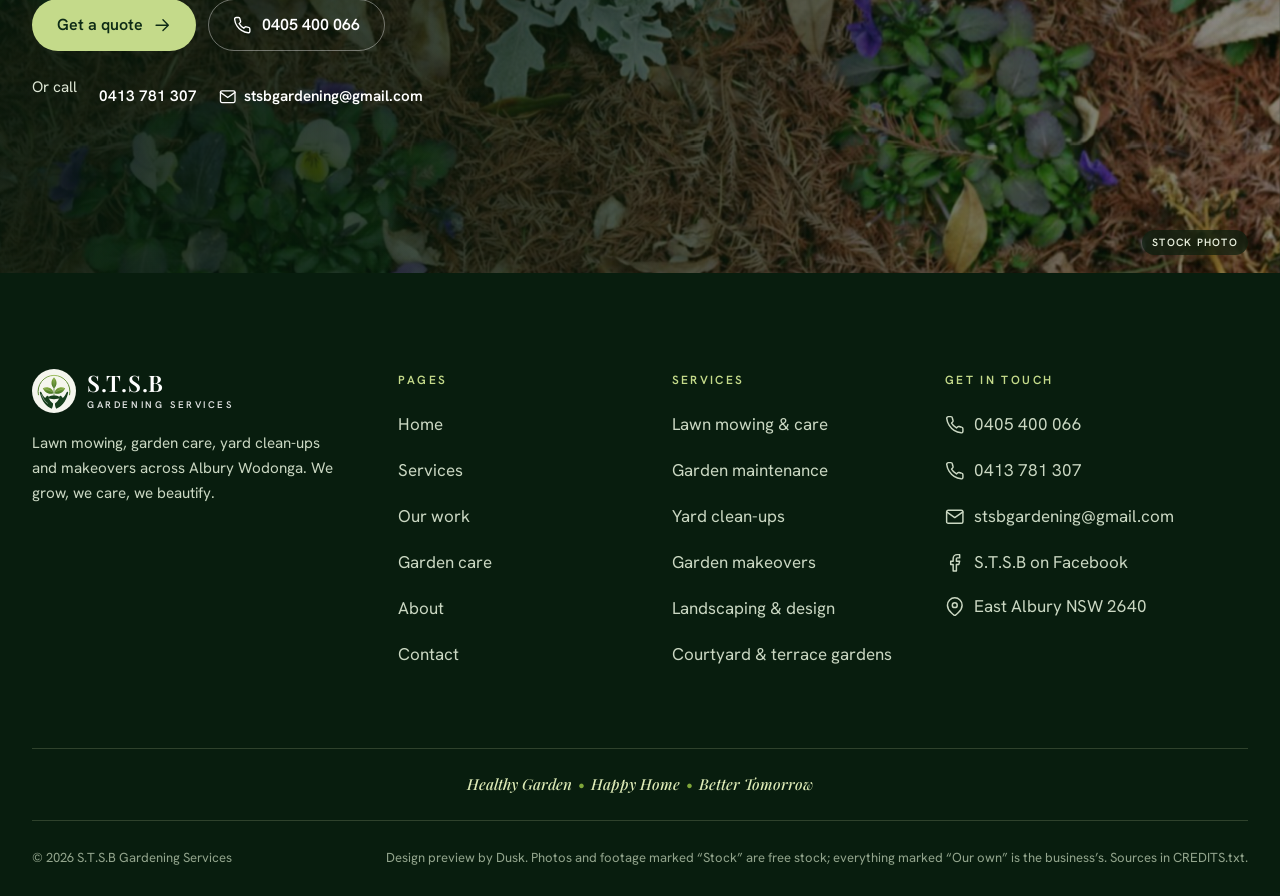
<file: care.html>
<!doctype html>
<html lang="en-AU">
<head>
<meta charset="utf-8">
<meta name="viewport" content="width=device-width, initial-scale=1, viewport-fit=cover">
<title>Garden care guide and FAQ | S.T.S.B Gardening Services, Albury Wodonga</title>
<meta name="description" content="What a garden in Albury Wodonga needs in spring, summer, autumn and winter, plus answers to common questions about STSB.">
<meta name="robots" content="noindex, nofollow">
<meta name="theme-color" content="#0d2a15">
<meta name="format-detection" content="telephone=no">
<link rel="icon" href="assets/brand/mark.svg" type="image/svg+xml">
<link rel="icon" href="assets/brand/favicon-32.png" sizes="32x32" type="image/png">
<link rel="apple-touch-icon" href="assets/brand/apple-touch-icon.png">
<link rel="preconnect" href="https://fonts.googleapis.com">
<link rel="preconnect" href="https://fonts.gstatic.com" crossorigin>
<link href="https://fonts.googleapis.com/css2?family=Hanken+Grotesk:wght@400;500;600;700&amp;family=Playfair+Display:ital,wght@0,500;0,600;0,700;1,500;1,600&amp;display=swap" rel="stylesheet">
<link rel="stylesheet" href="assets/css/site.css?v=1">
<script>
(function(){var r=document.documentElement;r.classList.add('js');
try{if(!matchMedia('(prefers-reduced-motion: reduce)').matches)r.classList.add('motion')}catch(e){}
// the intro plays when the site is opened or refreshed, not when moving between pages (?intro=0 skips it)
var nav=null,bf=false;try{nav=sessionStorage.getItem('stsb-nav');sessionStorage.removeItem('stsb-nav')}catch(e){}
try{var en=performance.getEntriesByType('navigation')[0];bf=!!(en&&en.type==='back_forward')}catch(e){}
if(r.classList.contains('motion')&&!nav&&!bf&&!/[?&]intro=0/.test(location.search))r.classList.add('intro-on');
setTimeout(function(){if(!window.__stsb){r.classList.remove('motion');r.classList.remove('intro-on')}},4500);
// if a newer version has been published than the copy this browser kept, load the new one once
try{var B='1';fetch('version.txt?'+Date.now(),{cache:'no-store'}).then(function(x){return x.ok?x.text():''}).then(function(t){t=(t||'').trim();
if(/^\d+$/.test(t)&&t!==B&&!new RegExp('[?&]r='+t+'(&|$)').test(location.search)){location.replace(location.pathname+'?r='+t+location.hash)}}).catch(function(){})}catch(e){}
})();
</script>
<script src="assets/js/site.js?v=1" defer></script>
</head>
<body class="page-care">
<a class="skip" href="#main">Skip to content</a>
<svg class="sr" aria-hidden="true" focusable="false" width="0" height="0"><defs>
<symbol id="i-phone" viewBox="0 0 24 24"><path d="M22 16.92v3a2 2 0 0 1-2.18 2 19.79 19.79 0 0 1-8.63-3.07 19.5 19.5 0 0 1-6-6 19.79 19.79 0 0 1-3.07-8.67A2 2 0 0 1 4.11 2h3a2 2 0 0 1 2 1.72 12.84 12.84 0 0 0 .7 2.81 2 2 0 0 1-.45 2.11L8.09 9.91a16 16 0 0 0 6 6l1.27-1.27a2 2 0 0 1 2.11-.45 12.84 12.84 0 0 0 2.81.7A2 2 0 0 1 22 16.92z"/></symbol>
<symbol id="i-sms" viewBox="0 0 24 24"><path d="M21 11.5a8.4 8.4 0 0 1-12.2 7.5L3 21l2-5.6A8.5 8.5 0 1 1 21 11.5z"/><path d="M8 11.5h.01M12 11.5h.01M16 11.5h.01"/></symbol>
<symbol id="i-mail" viewBox="0 0 24 24"><path d="M4 4h16a2 2 0 0 1 2 2v12a2 2 0 0 1-2 2H4a2 2 0 0 1-2-2V6a2 2 0 0 1 2-2z"/><path d="M22 6l-10 7L2 6"/></symbol>
<symbol id="i-pin" viewBox="0 0 24 24"><path d="M21 10c0 7-9 13-9 13s-9-6-9-13a9 9 0 0 1 18 0z"/><circle cx="12" cy="10" r="3"/></symbol>
<symbol id="i-fb" viewBox="0 0 24 24"><path d="M18 2h-3a5 5 0 0 0-5 5v3H7v4h3v8h4v-8h3l1-4h-4V7a1 1 0 0 1 1-1h3z"/></symbol>
<symbol id="i-go" viewBox="0 0 24 24"><path d="M4 12h16M13 5l7 7-7 7"/></symbol>
<symbol id="i-back" viewBox="0 0 24 24"><path d="M20 12H4M11 5l-7 7 7 7"/></symbol>
<symbol id="i-check" viewBox="0 0 24 24"><path d="M20 6L9 17l-5-5"/></symbol>
<symbol id="i-x" viewBox="0 0 24 24"><path d="M18 6L6 18M6 6l12 12"/></symbol>
<symbol id="i-menu" viewBox="0 0 24 24"><path d="M4 7h16M4 12h16M4 17h10"/></symbol>
<symbol id="i-left" viewBox="0 0 24 24"><path d="M15 18l-6-6 6-6"/></symbol>
<symbol id="i-right" viewBox="0 0 24 24"><path d="M9 18l6-6-6-6"/></symbol>
<symbol id="i-play" viewBox="0 0 24 24"><path d="M7 4l13 8-13 8z"/></symbol>
<symbol id="i-pause" viewBox="0 0 24 24"><path d="M6 4h4v16H6zM14 4h4v16h-4z"/></symbol>
<symbol id="i-leaf" viewBox="0 0 24 24"><path d="M11 20A7 7 0 0 1 9.8 6.1C15.5 5 17 4.48 19 2c1 2 2 4.18 2 8 0 5.5-4.78 10-10 10Z"/><path d="M2 21c0-3 1.85-5.36 5.08-6C9.5 14.52 12 13 13 12"/></symbol>
<symbol id="i-sprout" viewBox="0 0 24 24"><path d="M7 20h10"/><path d="M10 20c5.5-2.5.8-6.4 3-10"/><path d="M9.5 9.4c1.1.8 1.8 2.2 2.3 3.7-2 .4-3.5.4-4.8-.3-1.2-.6-2.3-1.9-3-4.2 2.8-.5 4.4 0 5.5.8z"/><path d="M14.1 6a7 7 0 0 0-1.1 4c1.9-.1 3.3-.6 4.3-1.4 1-1 1.6-2.3 1.7-4.6-2.7.1-4 1-4.9 2z"/></symbol>
<symbol id="i-mower" viewBox="0 0 24 24"><path d="M13.5 12.5L18 3.5"/><path d="M16.5 6.5h3"/><path d="M3 13h12l-1.2 4.5H4.4z"/><circle cx="6" cy="19.3" r="1.7"/><circle cx="12.4" cy="19.3" r="1.7"/></symbol>
<symbol id="i-shears" viewBox="0 0 24 24"><circle cx="6" cy="6" r="3"/><circle cx="6" cy="18" r="3"/><path d="M20 4L8.12 15.88M14.47 14.48L20 20M8.12 8.12L12 12"/></symbol>
<symbol id="i-wind" viewBox="0 0 24 24"><path d="M12.8 19.6A2 2 0 1 0 14 16H2"/><path d="M17.5 8a2.5 2.5 0 1 1 2 4H2"/><path d="M9.8 4.4A2 2 0 1 1 11 8H2"/></symbol>
<symbol id="i-spark" viewBox="0 0 24 24"><path d="M12 3l1.9 5.8L20 11l-6.1 2.2L12 19l-1.9-5.8L4 11l6.1-2.2z"/><path d="M19 3v4M17 5h4"/></symbol>
<symbol id="i-stones" viewBox="0 0 24 24"><ellipse cx="7.5" cy="18.5" rx="4" ry="2.2"/><ellipse cx="15" cy="12" rx="3.8" ry="2.1"/><ellipse cx="9" cy="5.5" rx="3.3" ry="1.9"/></symbol>
<symbol id="i-pot" viewBox="0 0 24 24"><path d="M6.5 13h11l-1.6 8H8.1z"/><path d="M12 13V7.5"/><path d="M12 10c-2.6 0-4.2-1.6-4.6-4.2 2.6 0 4.2 1.6 4.6 4.2z"/><path d="M12 8c.4-2.6 2-4.2 4.6-4.2-.4 2.6-2 4.2-4.6 4.2z"/></symbol>
<symbol id="i-users" viewBox="0 0 24 24"><path d="M16 21v-2a4 4 0 0 0-4-4H6a4 4 0 0 0-4 4v2"/><circle cx="9" cy="7" r="4"/><path d="M22 21v-2a4 4 0 0 0-3-3.87M16 3.13a4 4 0 0 1 0 7.75"/></symbol>
<symbol id="i-shield" viewBox="0 0 24 24"><path d="M12 22s8-4 8-10V5l-8-3-8 3v7c0 6 8 10 8 10z"/><path d="M9 12l2 2 4-4"/></symbol>
<symbol id="i-eco" viewBox="0 0 24 24"><circle cx="12" cy="12" r="9.5"/><path d="M8 16c0-5 3-8 8.5-8.5C16.5 13 13 16 8 16z"/><path d="M8 16l4-4"/></symbol>
<symbol id="i-heart" viewBox="0 0 24 24"><path d="M20.8 4.6a5.5 5.5 0 0 0-7.8 0L12 5.7l-1-1.1a5.5 5.5 0 0 0-7.8 7.8l1 1.1L12 21l7.8-7.5 1-1.1a5.5 5.5 0 0 0 0-7.8z"/></symbol>
<symbol id="i-flower" viewBox="0 0 24 24"><circle cx="12" cy="12" r="3"/><path d="M12 16.5A4.5 4.5 0 1 1 7.5 12 4.5 4.5 0 1 1 12 7.5a4.5 4.5 0 1 1 4.5 4.5 4.5 4.5 0 1 1-4.5 4.5"/></symbol>
<symbol id="i-sun" viewBox="0 0 24 24"><circle cx="12" cy="12" r="4"/><path d="M12 2v2M12 20v2M4.93 4.93l1.41 1.41M17.66 17.66l1.41 1.41M2 12h2M20 12h2M6.34 17.66l-1.41 1.41M19.07 4.93l-1.41 1.41"/></symbol>
<symbol id="i-snow" viewBox="0 0 24 24"><path d="M2 12h20M12 2v20M20 16l-4-4 4-4M4 8l4 4-4 4M16 4l-4 4-4-4M8 20l4-4 4 4"/></symbol>
<symbol id="i-cal" viewBox="0 0 24 24"><rect x="3" y="4" width="18" height="18" rx="2"/><path d="M16 2v4M8 2v4M3 10h18"/></symbol>
<symbol id="i-camera" viewBox="0 0 24 24"><path d="M14.5 4h-5L7 7H4a2 2 0 0 0-2 2v9a2 2 0 0 0 2 2h16a2 2 0 0 0 2-2V9a2 2 0 0 0-2-2h-3z"/><circle cx="12" cy="13" r="3"/></symbol>
<symbol id="i-clock" viewBox="0 0 24 24"><circle cx="12" cy="12" r="9"/><path d="M12 7v5l3 2"/></symbol>
</defs></svg>
<div class="intro">
  <svg class="im" viewBox="-50 -50 100 100" preserveAspectRatio="xMidYMid slice" aria-hidden="true"><path class="fill" fill-rule="evenodd" d="M-90 -90H90V90H-90Z"/><path class="edge" vector-effect="non-scaling-stroke" d="M0 0"/></svg>
  <div class="intro-c" aria-hidden="true">
    <svg class="intro-mark" viewBox="0 0 200 200">
      <defs><linearGradient id="ilf" x1="0" y1="0" x2="0" y2="1"><stop offset="0" stop-color="#86ad41"/><stop offset="1" stop-color="#40701f"/></linearGradient>
      <linearGradient id="iarc" x1="0" y1="0" x2="1" y2="0"><stop offset="0" stop-color="#4f7f26"/><stop offset=".5" stop-color="#9fc05e"/><stop offset="1" stop-color="#4f7f26"/></linearGradient></defs>
      <path class="a" pathLength="1" d="M18 120 A84 84 0 1 1 182 120" fill="none" stroke="url(#iarc)" stroke-width="5" stroke-linecap="round"/>
      <path class="st" d="M100 126 V58" stroke="#40701f" stroke-width="3.6" stroke-linecap="round"/>
      <g class="lf t"><path d="M100 86 C82 71 82 47 100 28 C118 47 118 71 100 86Z" fill="url(#ilf)"/><path d="M100 82 V38" stroke="#eef3df" stroke-width="1.5" stroke-linecap="round" opacity=".7"/></g>
      <g class="lf l"><path d="M98 110 C84 120 54 114 41 85 C68 74 92 86 98 110Z" fill="url(#ilf)"/><path d="M96 106 Q72 94 48 87" fill="none" stroke="#eef3df" stroke-width="1.5" stroke-linecap="round" opacity=".7"/></g>
      <g class="lf r"><path d="M102 110 C116 120 146 114 159 85 C132 74 108 86 102 110Z" fill="url(#ilf)"/><path d="M104 106 Q128 94 152 87" fill="none" stroke="#eef3df" stroke-width="1.5" stroke-linecap="round" opacity=".7"/></g>
      <path class="sl" d="M66 137 C73 125 88 121 100 124 C112 121 127 125 134 137 C121 145 79 145 66 137Z" fill="#173f1d"/>
      <g class="hd" fill="#173f1d">
        <path id="ihand" d="M88 193 C62 184 37 158 26 112 C24 104 31 102 34 108 C40 121 46 131 54 137 C57 131 62 126 67 125 C72 125 73 130 70 134 C76 147 85 158 95 166 C95 176 93 186 88 193Z"/>
        <use href="#ihand" transform="matrix(-1 0 0 1 200 0)"/>
        <path id="ifl" d="M35 120 C42 141 53 156 66 165" fill="none" stroke="#f5f6ee" stroke-width="2.2" stroke-linecap="round"/>
        <use href="#ifl" transform="matrix(-1 0 0 1 200 0)"/>
      </g>
    </svg>
    <div class="intro-wm"><span style="--i:0">S</span><span style="--i:1">.</span><span style="--i:2">T</span><span style="--i:3">.</span><span style="--i:4">S</span><span style="--i:5">.</span><span style="--i:6">B</span></div>
    <div class="intro-sub">Gardening Services</div>
    <div class="intro-tag"><span style="--i:0">We grow</span><i style="--i:1">&bull;</i><span style="--i:2">We care</span><i style="--i:3">&bull;</i><span style="--i:4">We beautify</span></div>
  </div>
  <button class="intro-skip" type="button">Skip intro</button>
</div>
<p class="strip"><span class="s-long"><b>Design preview</b> for S.T.S.B Gardening Services, prepared by Dusk. Not the live website: the quote forms send nothing.</span><span class="s-short"><b>Design preview</b> by Dusk. The forms send nothing.</span></p>
<header class="hdr">
  <div class="wrap hdr-in">
    <a class="brand" href="index.html" aria-label="S.T.S.B Gardening Services, home"><img src="assets/brand/mark.svg" alt="" width="44" height="44"><span class="wm" aria-hidden="true"><b>S.T.S.B</b><small>Gardening Services</small></span></a>
    <nav class="nav" aria-label="Main"><a href="index.html">Home</a><a href="services.html">Services</a><a href="work.html">Our work</a><a href="care.html" aria-current="page">Garden care</a><a href="about.html">About</a><a href="contact.html">Contact</a></nav>
    <a class="hdr-call" href="tel:+61405400066"><svg class="ico" aria-hidden="true"><use href="#i-phone"/></svg>0405 400 066</a>
    <a class="btn btn-sm btn-sprout" href="contact.html">Get a quote</a>
    <button class="menu-btn" type="button" aria-expanded="false" aria-controls="mnav" aria-label="Open menu"><svg class="ico" aria-hidden="true"><use href="#i-menu"/></svg></button>
  </div>
</header>
<div class="mnav" id="mnav" role="dialog" aria-modal="true" aria-label="Menu" aria-hidden="true">
  <div class="mnav-top"><a class="brand" href="index.html" aria-label="S.T.S.B Gardening Services, home"><img src="assets/brand/mark.svg" alt="" width="44" height="44"><span class="wm" aria-hidden="true"><b>S.T.S.B</b><small>Gardening Services</small></span></a>
  <button class="menu-btn mnav-close" type="button" aria-label="Close menu" style="display:grid"><svg class="ico" aria-hidden="true"><use href="#i-x"/></svg></button></div>
  <ul><li style="--i:0"><a href="index.html">Home<svg class="ico" aria-hidden="true"><use href="#i-go"/></svg></a></li><li style="--i:1"><a href="services.html">Services<svg class="ico" aria-hidden="true"><use href="#i-go"/></svg></a></li><li style="--i:2"><a href="work.html">Our work<svg class="ico" aria-hidden="true"><use href="#i-go"/></svg></a></li><li style="--i:3"><a href="care.html" aria-current="page">Garden care<svg class="ico" aria-hidden="true"><use href="#i-go"/></svg></a></li><li style="--i:4"><a href="about.html">About<svg class="ico" aria-hidden="true"><use href="#i-go"/></svg></a></li><li style="--i:5"><a href="contact.html">Contact<svg class="ico" aria-hidden="true"><use href="#i-go"/></svg></a></li></ul>
  <div class="btns"><a class="btn btn-sprout" href="tel:+61405400066"><svg class="ico" aria-hidden="true"><use href="#i-phone"/></svg>Call 0405 400 066</a><a class="btn btn-ghost" href="contact.html">Get a quote<svg class="ico go" aria-hidden="true"><use href="#i-go"/></svg></a></div>
</div>
<main id="main">
<section class="phero" aria-labelledby="ph-t">
  <div class="phero-bg"><img src="assets/img/stock-brick-path.jpg" srcset="assets/img/stock-brick-path-sm.jpg 760w, assets/img/stock-brick-path.jpg 1400w" sizes="100vw" alt="Brick path winding through a green garden" width="1400" height="933" decoding="async"></div>
  <div class="wrap phero-in">
    <p class="crumbs"><a href="index.html">Home</a><svg class="ico" aria-hidden="true"><use href="#i-right"/></svg><span>Garden care</span></p>
    <p class="eyebrow">Garden care</p>
    <h1 class="h1" id="ph-t"><span class="ln"><span>Garden care,</span></span><span class="ln"><span><em>season by season.</em></span></span></h1>
    <p class="lede">A simple guide to looking after a garden in Albury Wodonga, and answers to the questions we hear most.</p>
  </div>
  <span class="tag">Stock photo</span>
</section>
<section class="sec" aria-label="Seasonal guide"><div class="wrap">
  <div class="sec-hd"><p class="eyebrow">Through the year</p><h2 class="h2" data-rv>Frosty winters, hot summers, <em>happy gardens.</em></h2><p class="lede" data-rv style="--d:100">A general guide. Every garden is different, so ask us about yours.</p></div>
  <div class="rows"><article class="row" data-season-row id="sp">
      <div class="row-img" data-wipe><div data-px="0.05" style="position:absolute;inset:0"><img src="assets/img/stock-mulch-bed.jpg" srcset="assets/img/stock-mulch-bed-sm.jpg 760w, assets/img/stock-mulch-bed.jpg 1400w" sizes="(min-width:920px) 50vw, 100vw" alt="Garden bed of flowers in fresh mulch" width="1400" height="933" loading="lazy" decoding="async"></div><span class="tag">Stock photo</span></div>
      <div data-rv>
        <p class="num">September to November</p>
        <h2><svg class="ico" aria-hidden="true"><use href="#i-flower"/></svg> Spring</h2>
        <ul class="ticks"><li><svg class="ico" aria-hidden="true"><use href="#i-check"/></svg><span>Mowing picks up again as lawns start growing fast</span></li><li><svg class="ico" aria-hidden="true"><use href="#i-check"/></svg><span>Weeding and fresh mulch before the weather warms up</span></li><li><svg class="ico" aria-hidden="true"><use href="#i-check"/></svg><span>Planting while the soil is warm and still moist</span></li><li><svg class="ico" aria-hidden="true"><use href="#i-check"/></svg><span>The first hedge and shrub trim of the season</span></li></ul>
        <div class="btns" style="margin-top:26px"><a class="btn" href="contact.html">Book a spring tidy-up<svg class="ico go" aria-hidden="true"><use href="#i-go"/></svg></a></div>
      </div>
    </article><article class="row" data-season-row id="su">
      <div class="row-img" data-wipe><div data-px="0.05" style="position:absolute;inset:0"><img src="assets/img/stock-striped-lawn.jpg" srcset="assets/img/stock-striped-lawn-sm.jpg 760w, assets/img/stock-striped-lawn.jpg 1400w" sizes="(min-width:920px) 50vw, 100vw" alt="Freshly mown striped lawn in the sun" width="1400" height="1050" loading="lazy" decoding="async"></div><span class="tag">Stock photo</span></div>
      <div data-rv>
        <p class="num">December to February</p>
        <h2><svg class="ico" aria-hidden="true"><use href="#i-sun"/></svg> Summer</h2>
        <ul class="ticks"><li><svg class="ico" aria-hidden="true"><use href="#i-check"/></svg><span>Mowing a little higher so lawns cope with the heat</span></li><li><svg class="ico" aria-hidden="true"><use href="#i-check"/></svg><span>Keeping garden beds mulched to hold in moisture</span></li><li><svg class="ico" aria-hidden="true"><use href="#i-check"/></svg><span>Regular tidy-ups, including while you are away</span></li><li><svg class="ico" aria-hidden="true"><use href="#i-check"/></svg><span>Trimming back fast summer growth</span></li></ul>
        <div class="btns" style="margin-top:26px"><a class="btn" href="contact.html">Book summer mowing<svg class="ico go" aria-hidden="true"><use href="#i-go"/></svg></a></div>
      </div>
    </article><article class="row" data-season-row id="au">
      <div class="row-img" data-wipe><div data-px="0.05" style="position:absolute;inset:0"><img src="assets/img/stock-leaf-blower.jpg" srcset="assets/img/stock-leaf-blower-sm.jpg 760w, assets/img/stock-leaf-blower.jpg 1400w" sizes="(min-width:920px) 50vw, 100vw" alt="Gardener clearing autumn leaves with a blower" width="1400" height="938" loading="lazy" decoding="async"></div><span class="tag">Stock photo</span></div>
      <div data-rv>
        <p class="num">March to May</p>
        <h2><svg class="ico" aria-hidden="true"><use href="#i-leaf"/></svg> Autumn</h2>
        <ul class="ticks"><li><svg class="ico" aria-hidden="true"><use href="#i-check"/></svg><span>Leaf and garden debris clean-ups</span></li><li><svg class="ico" aria-hidden="true"><use href="#i-check"/></svg><span>A good time to plant trees, shrubs and new turf</span></li><li><svg class="ico" aria-hidden="true"><use href="#i-check"/></svg><span>Pruning back summer growth</span></li><li><svg class="ico" aria-hidden="true"><use href="#i-check"/></svg><span>Getting garden beds ready for winter</span></li></ul>
        <div class="btns" style="margin-top:26px"><a class="btn" href="contact.html">Book an autumn clean-up<svg class="ico go" aria-hidden="true"><use href="#i-go"/></svg></a></div>
      </div>
    </article><article class="row" data-season-row id="wi">
      <div class="row-img" data-wipe><div data-px="0.05" style="position:absolute;inset:0"><img src="assets/img/stock-wheelbarrow.jpg" srcset="assets/img/stock-wheelbarrow-sm.jpg 760w, assets/img/stock-wheelbarrow.jpg 1400w" sizes="(min-width:920px) 50vw, 100vw" alt="Gardener pushing a wheelbarrow across a lawn" width="1400" height="933" loading="lazy" decoding="async"></div><span class="tag">Stock photo</span></div>
      <div data-rv>
        <p class="num">June to August</p>
        <h2><svg class="ico" aria-hidden="true"><use href="#i-snow"/></svg> Winter</h2>
        <ul class="ticks"><li><svg class="ico" aria-hidden="true"><use href="#i-check"/></svg><span>Mowing slows down, so visits can be spread out</span></li><li><svg class="ico" aria-hidden="true"><use href="#i-check"/></svg><span>Pruning roses and deciduous plants</span></li><li><svg class="ico" aria-hidden="true"><use href="#i-check"/></svg><span>Tidying up after frost and wind</span></li><li><svg class="ico" aria-hidden="true"><use href="#i-check"/></svg><span>Planning a spring makeover</span></li></ul>
        <div class="btns" style="margin-top:26px"><a class="btn" href="contact.html">Plan a winter prune<svg class="ico go" aria-hidden="true"><use href="#i-go"/></svg></a></div>
      </div>
    </article></div>
</div></section>
<section class="sec paper" aria-labelledby="fq-t"><div class="wrap">
  <div class="sec-hd"><p class="eyebrow">Questions</p><h2 class="h2" id="fq-t" data-rv>Good to <em>know.</em></h2></div>
  <div class="faq" data-rv><details name="faq" open><summary>What areas do you cover?<span class="pm" aria-hidden="true"></span></summary><div class="a"><p>We are based in East Albury and work across Albury Wodonga. If you are a little further out, just ask.</p></div></details><details name="faq"><summary>What services do you offer?<span class="pm" aria-hidden="true"></span></summary><div class="a"><p>Lawn mowing and care, garden maintenance (weeding, pruning, hedges and planting), yard clean-ups, garden makeovers, landscaping and garden design, and courtyard and terrace gardens.</p></div></details><details name="faq"><summary>How do I get a quote?<span class="pm" aria-hidden="true"></span></summary><div class="a"><p>Call or text 0405 400 066 or 0413 781 307, email stsbgardening@gmail.com, or use the quote form on this site. A few photos of the yard help us understand the job.</p></div></details><details name="faq"><summary>Can I book a one-off job?<span class="pm" aria-hidden="true"></span></summary><div class="a"><p>Yes. Clean-ups, makeovers and catch-up mows are often one-off jobs. You can also ask about regular visits.</p></div></details><details name="faq"><summary>How often should my lawn be mowed?<span class="pm" aria-hidden="true"></span></summary><div class="a"><p>As a general guide, most lawns around Albury Wodonga look best mowed every one to two weeks from spring to autumn, and every three to four weeks in winter when growth slows.</p></div></details><details name="faq"><summary>When is the best time for a garden makeover?<span class="pm" aria-hidden="true"></span></summary><div class="a"><p>Autumn and spring are usually the easiest seasons to plant in our region, because the soil is warm and the weather is mild. Planning can start any time of year.</p></div></details></div>
</div></section>
</main>
<section class="cta" aria-labelledby="ct-t">
  <div class="cta-bg" data-px="0.1"><img src="assets/img/stock-mulch-bed.jpg" srcset="assets/img/stock-mulch-bed-sm.jpg 760w, assets/img/stock-mulch-bed.jpg 1400w" sizes="100vw" alt="" width="1400" height="933" loading="lazy" decoding="async"></div>
  <div class="wrap"><div class="cta-in">
    <p class="eyebrow on-dark">Get started</p>
    <h2 class="h2" id="ct-t" data-rv>Let&rsquo;s get your garden ready for <em>the season ahead.</em></h2>
    <p class="lede" data-rv style="--d:100">Tell us what you would like done and get a quote.</p>
    <div class="btns" data-rv style="--d:180"><a class="btn btn-sprout" href="contact.html">Get a quote<svg class="ico go" aria-hidden="true"><use href="#i-go"/></svg></a><a class="btn btn-ghost" href="tel:+61405400066"><svg class="ico" aria-hidden="true"><use href="#i-phone"/></svg>0405 400 066</a></div>
    <div class="phones"><span>Or call</span><a href="tel:+61413781307">0413 781 307</a><a href="mailto:stsbgardening@gmail.com"><svg class="ico" aria-hidden="true"><use href="#i-mail"/></svg>stsbgardening@gmail.com</a></div>
  </div></div>
  <span class="tag">Stock photo</span>
</section>
<footer class="ftr">
  <div class="wrap">
    <div class="ftr-g">
      <div>
        <a class="brand" href="index.html" aria-label="S.T.S.B Gardening Services, home"><img src="assets/brand/mark.svg" alt="" width="44" height="44"><span class="wm" aria-hidden="true"><b>S.T.S.B</b><small>Gardening Services</small></span></a>
        <p>Lawn mowing, garden care, yard clean-ups and makeovers across Albury Wodonga. We grow, we care, we beautify.</p>
      </div>
      <div><h4>Pages</h4><ul><li><a href="index.html">Home</a></li><li><a href="services.html">Services</a></li><li><a href="work.html">Our work</a></li><li><a href="care.html">Garden care</a></li><li><a href="about.html">About</a></li><li><a href="contact.html">Contact</a></li></ul></div>
      <div><h4>Services</h4><ul>
        <li><a href="services.html#lawn">Lawn mowing &amp; care</a></li><li><a href="services.html#maintenance">Garden maintenance</a></li><li><a href="services.html#cleanup">Yard clean-ups</a></li><li><a href="services.html#makeover">Garden makeovers</a></li><li><a href="services.html#landscaping">Landscaping &amp; design</a></li><li><a href="services.html#courtyard">Courtyard &amp; terrace gardens</a></li></ul></div>
      <div><h4>Get in touch</h4><ul>
        <li><a href="tel:+61405400066"><svg class="ico" aria-hidden="true"><use href="#i-phone"/></svg>0405 400 066</a></li>
        <li><a href="tel:+61413781307"><svg class="ico" aria-hidden="true"><use href="#i-phone"/></svg>0413 781 307</a></li>
        <li><a href="mailto:stsbgardening@gmail.com"><svg class="ico" aria-hidden="true"><use href="#i-mail"/></svg>stsbgardening@gmail.com</a></li>
        <li><a href="https://www.facebook.com/people/STSB/61590838142933/" target="_blank" rel="noopener"><svg class="ico" aria-hidden="true"><use href="#i-fb"/></svg>S.T.S.B on Facebook</a></li>
        <li><span style="display:inline-flex;align-items:center;gap:10px;min-height:40px"><svg class="ico" aria-hidden="true"><use href="#i-pin"/></svg>East Albury NSW 2640</span></li></ul></div>
    </div>
    <p class="ftr-line">Healthy Garden<span>&bull;</span>Happy Home<span>&bull;</span>Better Tomorrow</p>
    <div class="ftr-base"><span>&copy; <span data-year>2026</span> S.T.S.B Gardening Services</span><span>Design preview by Dusk. Photos and footage marked &ldquo;Stock&rdquo; are free stock; everything marked &ldquo;Our own&rdquo; is the business&rsquo;s. Sources in CREDITS.txt.</span></div>
  </div>
</footer>
<div class="callbar"><a class="btn btn-sprout" href="tel:+61405400066"><svg class="ico" aria-hidden="true"><use href="#i-phone"/></svg>Call</a><a class="btn btn-ghost" style="color:#fff" href="contact.html">Get a quote</a></div>
</body>
</html>
</file>
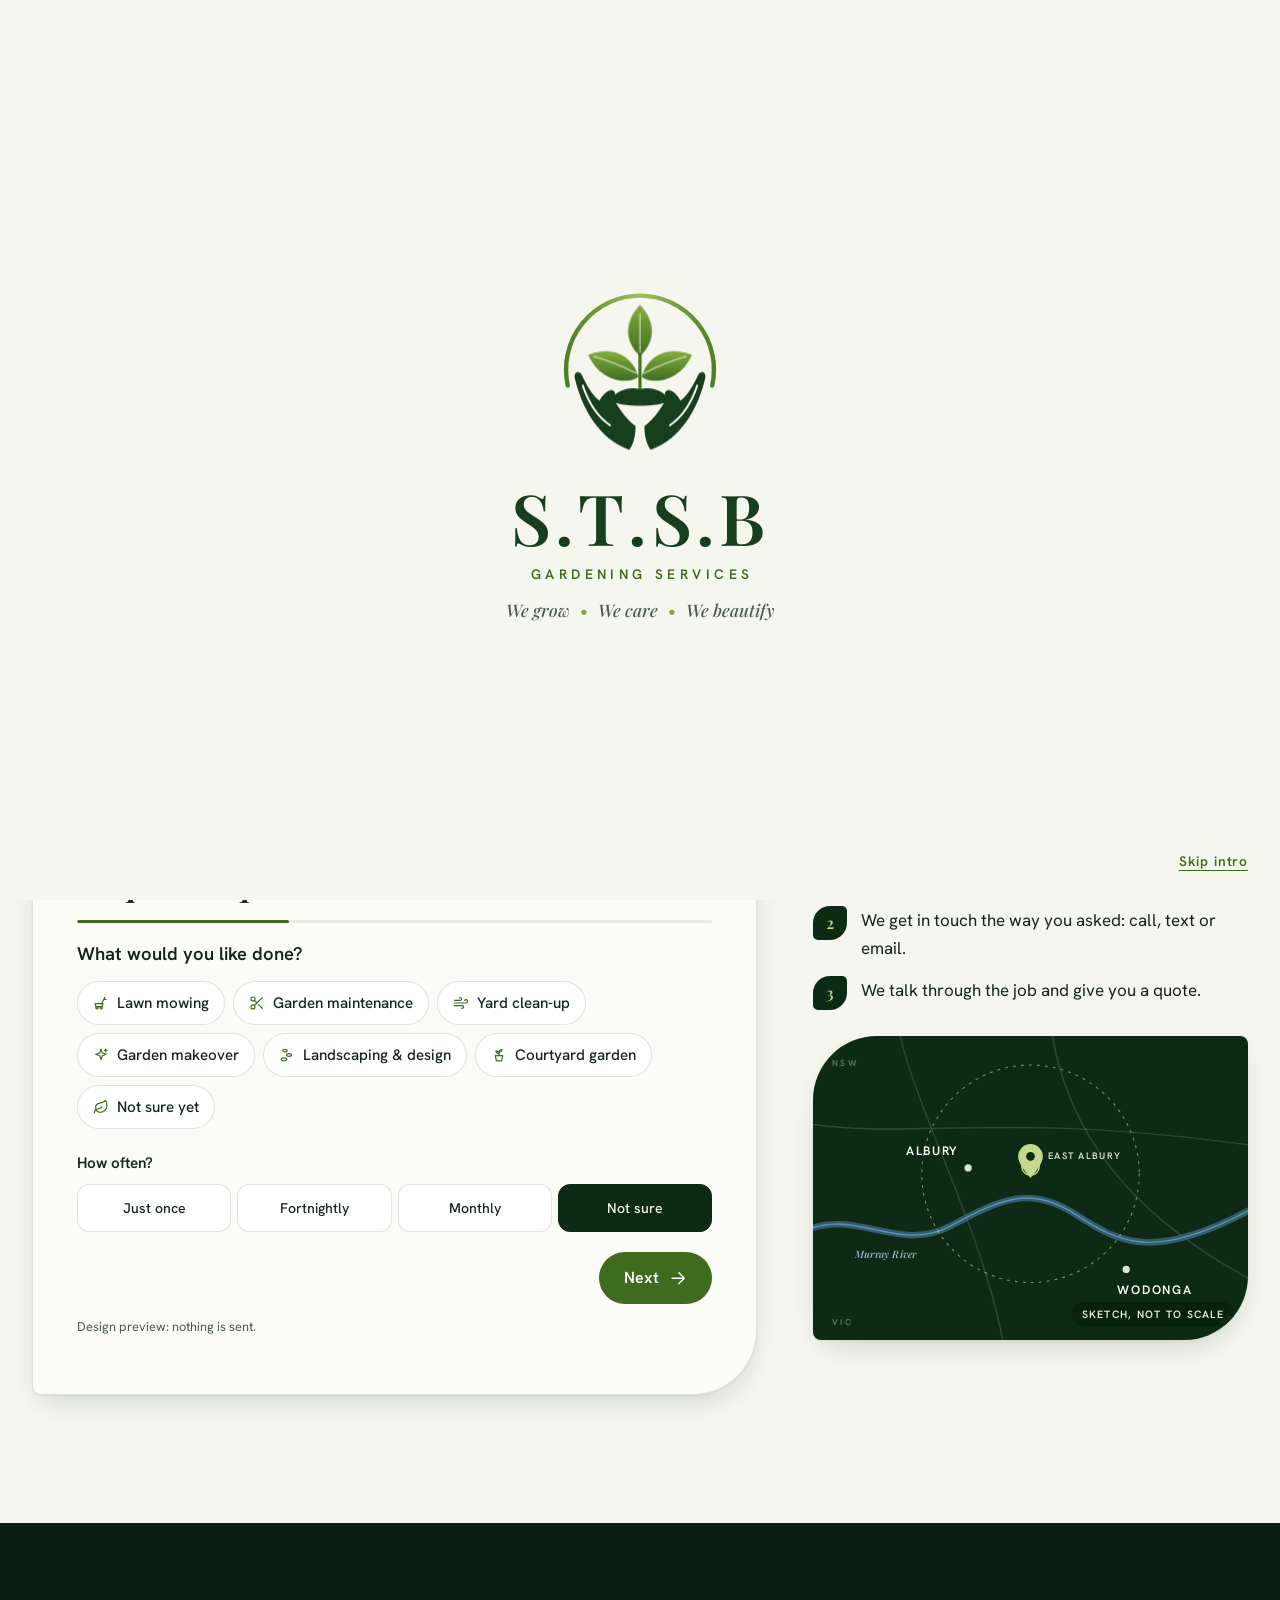
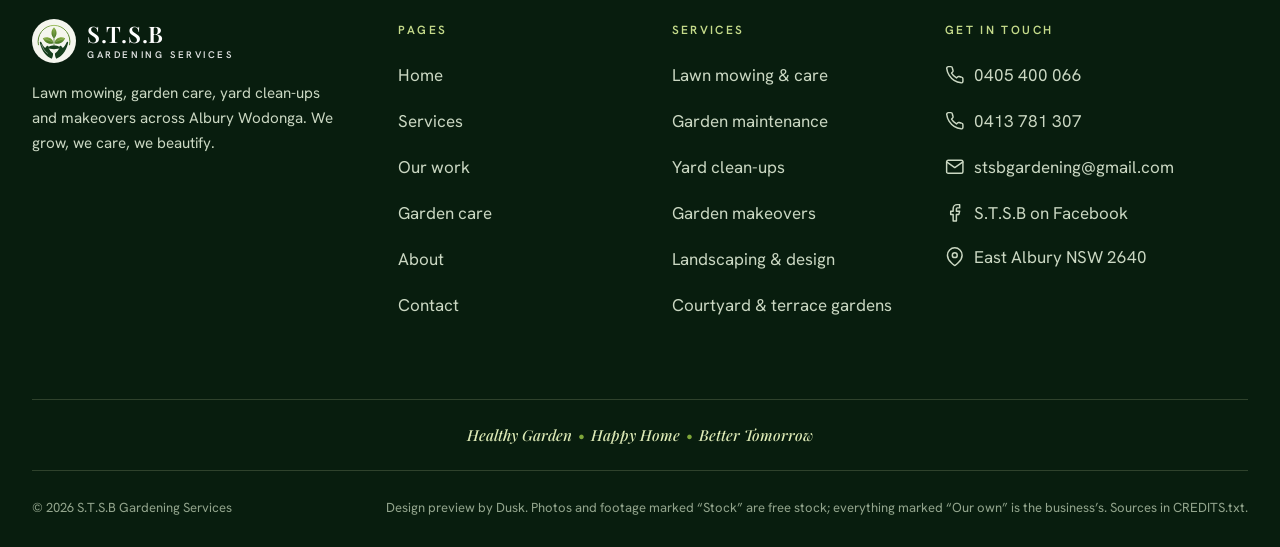
<file: contact.html>
<!doctype html>
<html lang="en-AU">
<head>
<meta charset="utf-8">
<meta name="viewport" content="width=device-width, initial-scale=1, viewport-fit=cover">
<title>Contact and quotes | S.T.S.B Gardening Services, Albury Wodonga</title>
<meta name="description" content="Get a quote from S.T.S.B Gardening Services: call or text 0405 400 066 or 0413 781 307, email stsbgardening@gmail.com, or send the form.">
<meta name="robots" content="noindex, nofollow">
<meta name="theme-color" content="#0d2a15">
<meta name="format-detection" content="telephone=no">
<link rel="icon" href="assets/brand/mark.svg" type="image/svg+xml">
<link rel="icon" href="assets/brand/favicon-32.png" sizes="32x32" type="image/png">
<link rel="apple-touch-icon" href="assets/brand/apple-touch-icon.png">
<link rel="preconnect" href="https://fonts.googleapis.com">
<link rel="preconnect" href="https://fonts.gstatic.com" crossorigin>
<link href="https://fonts.googleapis.com/css2?family=Hanken+Grotesk:wght@400;500;600;700&amp;family=Playfair+Display:ital,wght@0,500;0,600;0,700;1,500;1,600&amp;display=swap" rel="stylesheet">
<link rel="stylesheet" href="assets/css/site.css?v=1">
<script>
(function(){var r=document.documentElement;r.classList.add('js');
try{if(!matchMedia('(prefers-reduced-motion: reduce)').matches)r.classList.add('motion')}catch(e){}
// the intro plays when the site is opened or refreshed, not when moving between pages (?intro=0 skips it)
var nav=null,bf=false;try{nav=sessionStorage.getItem('stsb-nav');sessionStorage.removeItem('stsb-nav')}catch(e){}
try{var en=performance.getEntriesByType('navigation')[0];bf=!!(en&&en.type==='back_forward')}catch(e){}
if(r.classList.contains('motion')&&!nav&&!bf&&!/[?&]intro=0/.test(location.search))r.classList.add('intro-on');
setTimeout(function(){if(!window.__stsb){r.classList.remove('motion');r.classList.remove('intro-on')}},4500);
// if a newer version has been published than the copy this browser kept, load the new one once
try{var B='1';fetch('version.txt?'+Date.now(),{cache:'no-store'}).then(function(x){return x.ok?x.text():''}).then(function(t){t=(t||'').trim();
if(/^\d+$/.test(t)&&t!==B&&!new RegExp('[?&]r='+t+'(&|$)').test(location.search)){location.replace(location.pathname+'?r='+t+location.hash)}}).catch(function(){})}catch(e){}
})();
</script>
<script src="assets/js/site.js?v=1" defer></script>
</head>
<body class="page-contact">
<a class="skip" href="#main">Skip to content</a>
<svg class="sr" aria-hidden="true" focusable="false" width="0" height="0"><defs>
<symbol id="i-phone" viewBox="0 0 24 24"><path d="M22 16.92v3a2 2 0 0 1-2.18 2 19.79 19.79 0 0 1-8.63-3.07 19.5 19.5 0 0 1-6-6 19.79 19.79 0 0 1-3.07-8.67A2 2 0 0 1 4.11 2h3a2 2 0 0 1 2 1.72 12.84 12.84 0 0 0 .7 2.81 2 2 0 0 1-.45 2.11L8.09 9.91a16 16 0 0 0 6 6l1.27-1.27a2 2 0 0 1 2.11-.45 12.84 12.84 0 0 0 2.81.7A2 2 0 0 1 22 16.92z"/></symbol>
<symbol id="i-sms" viewBox="0 0 24 24"><path d="M21 11.5a8.4 8.4 0 0 1-12.2 7.5L3 21l2-5.6A8.5 8.5 0 1 1 21 11.5z"/><path d="M8 11.5h.01M12 11.5h.01M16 11.5h.01"/></symbol>
<symbol id="i-mail" viewBox="0 0 24 24"><path d="M4 4h16a2 2 0 0 1 2 2v12a2 2 0 0 1-2 2H4a2 2 0 0 1-2-2V6a2 2 0 0 1 2-2z"/><path d="M22 6l-10 7L2 6"/></symbol>
<symbol id="i-pin" viewBox="0 0 24 24"><path d="M21 10c0 7-9 13-9 13s-9-6-9-13a9 9 0 0 1 18 0z"/><circle cx="12" cy="10" r="3"/></symbol>
<symbol id="i-fb" viewBox="0 0 24 24"><path d="M18 2h-3a5 5 0 0 0-5 5v3H7v4h3v8h4v-8h3l1-4h-4V7a1 1 0 0 1 1-1h3z"/></symbol>
<symbol id="i-go" viewBox="0 0 24 24"><path d="M4 12h16M13 5l7 7-7 7"/></symbol>
<symbol id="i-back" viewBox="0 0 24 24"><path d="M20 12H4M11 5l-7 7 7 7"/></symbol>
<symbol id="i-check" viewBox="0 0 24 24"><path d="M20 6L9 17l-5-5"/></symbol>
<symbol id="i-x" viewBox="0 0 24 24"><path d="M18 6L6 18M6 6l12 12"/></symbol>
<symbol id="i-menu" viewBox="0 0 24 24"><path d="M4 7h16M4 12h16M4 17h10"/></symbol>
<symbol id="i-left" viewBox="0 0 24 24"><path d="M15 18l-6-6 6-6"/></symbol>
<symbol id="i-right" viewBox="0 0 24 24"><path d="M9 18l6-6-6-6"/></symbol>
<symbol id="i-play" viewBox="0 0 24 24"><path d="M7 4l13 8-13 8z"/></symbol>
<symbol id="i-pause" viewBox="0 0 24 24"><path d="M6 4h4v16H6zM14 4h4v16h-4z"/></symbol>
<symbol id="i-leaf" viewBox="0 0 24 24"><path d="M11 20A7 7 0 0 1 9.8 6.1C15.5 5 17 4.48 19 2c1 2 2 4.18 2 8 0 5.5-4.78 10-10 10Z"/><path d="M2 21c0-3 1.85-5.36 5.08-6C9.5 14.52 12 13 13 12"/></symbol>
<symbol id="i-sprout" viewBox="0 0 24 24"><path d="M7 20h10"/><path d="M10 20c5.5-2.5.8-6.4 3-10"/><path d="M9.5 9.4c1.1.8 1.8 2.2 2.3 3.7-2 .4-3.5.4-4.8-.3-1.2-.6-2.3-1.9-3-4.2 2.8-.5 4.4 0 5.5.8z"/><path d="M14.1 6a7 7 0 0 0-1.1 4c1.9-.1 3.3-.6 4.3-1.4 1-1 1.6-2.3 1.7-4.6-2.7.1-4 1-4.9 2z"/></symbol>
<symbol id="i-mower" viewBox="0 0 24 24"><path d="M13.5 12.5L18 3.5"/><path d="M16.5 6.5h3"/><path d="M3 13h12l-1.2 4.5H4.4z"/><circle cx="6" cy="19.3" r="1.7"/><circle cx="12.4" cy="19.3" r="1.7"/></symbol>
<symbol id="i-shears" viewBox="0 0 24 24"><circle cx="6" cy="6" r="3"/><circle cx="6" cy="18" r="3"/><path d="M20 4L8.12 15.88M14.47 14.48L20 20M8.12 8.12L12 12"/></symbol>
<symbol id="i-wind" viewBox="0 0 24 24"><path d="M12.8 19.6A2 2 0 1 0 14 16H2"/><path d="M17.5 8a2.5 2.5 0 1 1 2 4H2"/><path d="M9.8 4.4A2 2 0 1 1 11 8H2"/></symbol>
<symbol id="i-spark" viewBox="0 0 24 24"><path d="M12 3l1.9 5.8L20 11l-6.1 2.2L12 19l-1.9-5.8L4 11l6.1-2.2z"/><path d="M19 3v4M17 5h4"/></symbol>
<symbol id="i-stones" viewBox="0 0 24 24"><ellipse cx="7.5" cy="18.5" rx="4" ry="2.2"/><ellipse cx="15" cy="12" rx="3.8" ry="2.1"/><ellipse cx="9" cy="5.5" rx="3.3" ry="1.9"/></symbol>
<symbol id="i-pot" viewBox="0 0 24 24"><path d="M6.5 13h11l-1.6 8H8.1z"/><path d="M12 13V7.5"/><path d="M12 10c-2.6 0-4.2-1.6-4.6-4.2 2.6 0 4.2 1.6 4.6 4.2z"/><path d="M12 8c.4-2.6 2-4.2 4.6-4.2-.4 2.6-2 4.2-4.6 4.2z"/></symbol>
<symbol id="i-users" viewBox="0 0 24 24"><path d="M16 21v-2a4 4 0 0 0-4-4H6a4 4 0 0 0-4 4v2"/><circle cx="9" cy="7" r="4"/><path d="M22 21v-2a4 4 0 0 0-3-3.87M16 3.13a4 4 0 0 1 0 7.75"/></symbol>
<symbol id="i-shield" viewBox="0 0 24 24"><path d="M12 22s8-4 8-10V5l-8-3-8 3v7c0 6 8 10 8 10z"/><path d="M9 12l2 2 4-4"/></symbol>
<symbol id="i-eco" viewBox="0 0 24 24"><circle cx="12" cy="12" r="9.5"/><path d="M8 16c0-5 3-8 8.5-8.5C16.5 13 13 16 8 16z"/><path d="M8 16l4-4"/></symbol>
<symbol id="i-heart" viewBox="0 0 24 24"><path d="M20.8 4.6a5.5 5.5 0 0 0-7.8 0L12 5.7l-1-1.1a5.5 5.5 0 0 0-7.8 7.8l1 1.1L12 21l7.8-7.5 1-1.1a5.5 5.5 0 0 0 0-7.8z"/></symbol>
<symbol id="i-flower" viewBox="0 0 24 24"><circle cx="12" cy="12" r="3"/><path d="M12 16.5A4.5 4.5 0 1 1 7.5 12 4.5 4.5 0 1 1 12 7.5a4.5 4.5 0 1 1 4.5 4.5 4.5 4.5 0 1 1-4.5 4.5"/></symbol>
<symbol id="i-sun" viewBox="0 0 24 24"><circle cx="12" cy="12" r="4"/><path d="M12 2v2M12 20v2M4.93 4.93l1.41 1.41M17.66 17.66l1.41 1.41M2 12h2M20 12h2M6.34 17.66l-1.41 1.41M19.07 4.93l-1.41 1.41"/></symbol>
<symbol id="i-snow" viewBox="0 0 24 24"><path d="M2 12h20M12 2v20M20 16l-4-4 4-4M4 8l4 4-4 4M16 4l-4 4-4-4M8 20l4-4 4 4"/></symbol>
<symbol id="i-cal" viewBox="0 0 24 24"><rect x="3" y="4" width="18" height="18" rx="2"/><path d="M16 2v4M8 2v4M3 10h18"/></symbol>
<symbol id="i-camera" viewBox="0 0 24 24"><path d="M14.5 4h-5L7 7H4a2 2 0 0 0-2 2v9a2 2 0 0 0 2 2h16a2 2 0 0 0 2-2V9a2 2 0 0 0-2-2h-3z"/><circle cx="12" cy="13" r="3"/></symbol>
<symbol id="i-clock" viewBox="0 0 24 24"><circle cx="12" cy="12" r="9"/><path d="M12 7v5l3 2"/></symbol>
</defs></svg>
<div class="intro">
  <svg class="im" viewBox="-50 -50 100 100" preserveAspectRatio="xMidYMid slice" aria-hidden="true"><path class="fill" fill-rule="evenodd" d="M-90 -90H90V90H-90Z"/><path class="edge" vector-effect="non-scaling-stroke" d="M0 0"/></svg>
  <div class="intro-c" aria-hidden="true">
    <svg class="intro-mark" viewBox="0 0 200 200">
      <defs><linearGradient id="ilf" x1="0" y1="0" x2="0" y2="1"><stop offset="0" stop-color="#86ad41"/><stop offset="1" stop-color="#40701f"/></linearGradient>
      <linearGradient id="iarc" x1="0" y1="0" x2="1" y2="0"><stop offset="0" stop-color="#4f7f26"/><stop offset=".5" stop-color="#9fc05e"/><stop offset="1" stop-color="#4f7f26"/></linearGradient></defs>
      <path class="a" pathLength="1" d="M18 120 A84 84 0 1 1 182 120" fill="none" stroke="url(#iarc)" stroke-width="5" stroke-linecap="round"/>
      <path class="st" d="M100 126 V58" stroke="#40701f" stroke-width="3.6" stroke-linecap="round"/>
      <g class="lf t"><path d="M100 86 C82 71 82 47 100 28 C118 47 118 71 100 86Z" fill="url(#ilf)"/><path d="M100 82 V38" stroke="#eef3df" stroke-width="1.5" stroke-linecap="round" opacity=".7"/></g>
      <g class="lf l"><path d="M98 110 C84 120 54 114 41 85 C68 74 92 86 98 110Z" fill="url(#ilf)"/><path d="M96 106 Q72 94 48 87" fill="none" stroke="#eef3df" stroke-width="1.5" stroke-linecap="round" opacity=".7"/></g>
      <g class="lf r"><path d="M102 110 C116 120 146 114 159 85 C132 74 108 86 102 110Z" fill="url(#ilf)"/><path d="M104 106 Q128 94 152 87" fill="none" stroke="#eef3df" stroke-width="1.5" stroke-linecap="round" opacity=".7"/></g>
      <path class="sl" d="M66 137 C73 125 88 121 100 124 C112 121 127 125 134 137 C121 145 79 145 66 137Z" fill="#173f1d"/>
      <g class="hd" fill="#173f1d">
        <path id="ihand" d="M88 193 C62 184 37 158 26 112 C24 104 31 102 34 108 C40 121 46 131 54 137 C57 131 62 126 67 125 C72 125 73 130 70 134 C76 147 85 158 95 166 C95 176 93 186 88 193Z"/>
        <use href="#ihand" transform="matrix(-1 0 0 1 200 0)"/>
        <path id="ifl" d="M35 120 C42 141 53 156 66 165" fill="none" stroke="#f5f6ee" stroke-width="2.2" stroke-linecap="round"/>
        <use href="#ifl" transform="matrix(-1 0 0 1 200 0)"/>
      </g>
    </svg>
    <div class="intro-wm"><span style="--i:0">S</span><span style="--i:1">.</span><span style="--i:2">T</span><span style="--i:3">.</span><span style="--i:4">S</span><span style="--i:5">.</span><span style="--i:6">B</span></div>
    <div class="intro-sub">Gardening Services</div>
    <div class="intro-tag"><span style="--i:0">We grow</span><i style="--i:1">&bull;</i><span style="--i:2">We care</span><i style="--i:3">&bull;</i><span style="--i:4">We beautify</span></div>
  </div>
  <button class="intro-skip" type="button">Skip intro</button>
</div>
<p class="strip"><span class="s-long"><b>Design preview</b> for S.T.S.B Gardening Services, prepared by Dusk. Not the live website: the quote forms send nothing.</span><span class="s-short"><b>Design preview</b> by Dusk. The forms send nothing.</span></p>
<header class="hdr">
  <div class="wrap hdr-in">
    <a class="brand" href="index.html" aria-label="S.T.S.B Gardening Services, home"><img src="assets/brand/mark.svg" alt="" width="44" height="44"><span class="wm" aria-hidden="true"><b>S.T.S.B</b><small>Gardening Services</small></span></a>
    <nav class="nav" aria-label="Main"><a href="index.html">Home</a><a href="services.html">Services</a><a href="work.html">Our work</a><a href="care.html">Garden care</a><a href="about.html">About</a><a href="contact.html" aria-current="page">Contact</a></nav>
    <a class="hdr-call" href="tel:+61405400066"><svg class="ico" aria-hidden="true"><use href="#i-phone"/></svg>0405 400 066</a>
    <a class="btn btn-sm btn-sprout" href="contact.html">Get a quote</a>
    <button class="menu-btn" type="button" aria-expanded="false" aria-controls="mnav" aria-label="Open menu"><svg class="ico" aria-hidden="true"><use href="#i-menu"/></svg></button>
  </div>
</header>
<div class="mnav" id="mnav" role="dialog" aria-modal="true" aria-label="Menu" aria-hidden="true">
  <div class="mnav-top"><a class="brand" href="index.html" aria-label="S.T.S.B Gardening Services, home"><img src="assets/brand/mark.svg" alt="" width="44" height="44"><span class="wm" aria-hidden="true"><b>S.T.S.B</b><small>Gardening Services</small></span></a>
  <button class="menu-btn mnav-close" type="button" aria-label="Close menu" style="display:grid"><svg class="ico" aria-hidden="true"><use href="#i-x"/></svg></button></div>
  <ul><li style="--i:0"><a href="index.html">Home<svg class="ico" aria-hidden="true"><use href="#i-go"/></svg></a></li><li style="--i:1"><a href="services.html">Services<svg class="ico" aria-hidden="true"><use href="#i-go"/></svg></a></li><li style="--i:2"><a href="work.html">Our work<svg class="ico" aria-hidden="true"><use href="#i-go"/></svg></a></li><li style="--i:3"><a href="care.html">Garden care<svg class="ico" aria-hidden="true"><use href="#i-go"/></svg></a></li><li style="--i:4"><a href="about.html">About<svg class="ico" aria-hidden="true"><use href="#i-go"/></svg></a></li><li style="--i:5"><a href="contact.html" aria-current="page">Contact<svg class="ico" aria-hidden="true"><use href="#i-go"/></svg></a></li></ul>
  <div class="btns"><a class="btn btn-sprout" href="tel:+61405400066"><svg class="ico" aria-hidden="true"><use href="#i-phone"/></svg>Call 0405 400 066</a><a class="btn btn-ghost" href="contact.html">Get a quote<svg class="ico go" aria-hidden="true"><use href="#i-go"/></svg></a></div>
</div>
<main id="main">
<section class="shero" aria-labelledby="ph-t">
  <svg class="orn" viewBox="0 0 300 400" aria-hidden="true"><path d="M150 6C262 70 292 250 150 394 8 250 38 70 150 6Z" fill="currentColor"/></svg>
  <div class="wrap shero-in" style="min-height:0">
    <div>
      <p class="crumbs"><a href="index.html">Home</a><svg class="ico" aria-hidden="true"><use href="#i-right"/></svg><span>Contact</span></p>
      <p class="eyebrow">Contact</p>
      <h1 class="h1" id="ph-t"><span class="ln"><span>Let&rsquo;s talk about</span></span><span class="ln"><span><em>your garden.</em></span></span></h1>
      <p class="lede">Call, text or email, or send the quote form below. A few photos of the yard help us give you a better quote.</p>
      <div class="btns"><a class="btn btn-sprout" href="#form">Start the quote form<svg class="ico go" aria-hidden="true"><use href="#i-go"/></svg></a></div>
    </div>
    <div class="cways">
      <a class="cway" href="tel:+61405400066" data-rv><span class="ic"><svg class="ico" aria-hidden="true"><use href="#i-phone"/></svg></span><span><small>Call or text</small><b>0405 400 066</b></span></a>
      <a class="cway" href="tel:+61413781307" data-rv style="--d:80"><span class="ic"><svg class="ico" aria-hidden="true"><use href="#i-phone"/></svg></span><span><small>Or call</small><b>0413 781 307</b></span></a>
      <a class="cway" href="mailto:stsbgardening@gmail.com" data-rv style="--d:160"><span class="ic"><svg class="ico" aria-hidden="true"><use href="#i-mail"/></svg></span><span><small>Email</small><b>stsbgardening@gmail.com</b></span></a>
      <a class="cway" href="https://www.facebook.com/people/STSB/61590838142933/" target="_blank" rel="noopener" data-rv style="--d:240"><span class="ic"><svg class="ico" aria-hidden="true"><use href="#i-fb"/></svg></span><span><small>Facebook</small><b>S.T.S.B Gardening Services</b></span></a>
      <div class="cway" data-rv style="--d:320"><span class="ic"><svg class="ico" aria-hidden="true"><use href="#i-pin"/></svg></span><span><small>Based in</small><b>East Albury NSW 2640</b></span></div>
    </div>
  </div>
</section>

<section class="sec" id="form" aria-labelledby="fm-t">
  <div class="wrap cgrid">
    <form class="form-card" data-stepper novalidate aria-labelledby="fm-t">
      <div class="qq-hd"><h2 id="fm-t">Request a quote</h2><span class="qq-step" aria-live="polite">Step 1 of 3</span></div>
      <div class="qq-bar" aria-hidden="true"><i></i></div>
      <div class="st-panel">
        <fieldset class="chips-set" data-need><legend class="st-h">What would you like done?</legend><div class="chips"><label class="chip"><input type="checkbox" name="need" value="lawn"><span><svg class="ico" aria-hidden="true"><use href="#i-mower"/></svg>Lawn mowing</span></label><label class="chip"><input type="checkbox" name="need" value="maintenance"><span><svg class="ico" aria-hidden="true"><use href="#i-shears"/></svg>Garden maintenance</span></label><label class="chip"><input type="checkbox" name="need" value="cleanup"><span><svg class="ico" aria-hidden="true"><use href="#i-wind"/></svg>Yard clean-up</span></label><label class="chip"><input type="checkbox" name="need" value="makeover"><span><svg class="ico" aria-hidden="true"><use href="#i-spark"/></svg>Garden makeover</span></label><label class="chip"><input type="checkbox" name="need" value="landscaping"><span><svg class="ico" aria-hidden="true"><use href="#i-stones"/></svg>Landscaping &amp; design</span></label><label class="chip"><input type="checkbox" name="need" value="courtyard"><span><svg class="ico" aria-hidden="true"><use href="#i-pot"/></svg>Courtyard garden</span></label><label class="chip"><input type="checkbox" name="need" value="unsure"><span><svg class="ico" aria-hidden="true"><use href="#i-leaf"/></svg>Not sure yet</span></label></div></fieldset>
        <p class="grp-err" role="alert">Pick at least one, or choose &ldquo;Not sure yet&rdquo;.</p>
        <fieldset class="seg n4" style="--n:4;margin-top:22px"><legend>How often?</legend>
          <label><input type="radio" name="often" value="once"><span>Just once</span></label>
          <label><input type="radio" name="often" value="2w"><span>Fortnightly</span></label>
          <label><input type="radio" name="often" value="4w"><span>Monthly</span></label>
          <label><input type="radio" name="often" value="unsure" checked><span>Not sure</span></label></fieldset>
      </div>
      <div class="st-panel" hidden>
        <p class="st-h">Tell us about the yard</p>
        <fieldset class="seg" style="--n:3"><legend>How big is it?</legend>
          <label><input type="radio" name="size" value="small"><span>Small<small>Courtyard or unit</small></span></label>
          <label><input type="radio" name="size" value="medium" checked><span>Medium<small>Standard block</small></span></label>
          <label><input type="radio" name="size" value="large"><span>Large<small>Big block</small></span></label></fieldset>
        <fieldset class="seg n4" style="--n:4"><legend>When would you like it done?</legend>
          <label><input type="radio" name="when" value="asap"><span>As soon as possible</span></label>
          <label><input type="radio" name="when" value="2w" checked><span>In the next 2 weeks</span></label>
          <label><input type="radio" name="when" value="month"><span>This month</span></label>
          <label><input type="radio" name="when" value="plan"><span>Just planning</span></label></fieldset>
        <div class="field"><label for="cf-x">Anything we should know? <small>(optional)</small></label><textarea id="cf-x" name="notes" placeholder="For example: overgrown back fence line, side gate access, dog in the yard"></textarea></div>
        <div class="field"><label for="cf-f">Photos of the yard <small>(optional)</small></label><div class="drop"><svg class="ico" aria-hidden="true"><use href="#i-camera"/></svg><span>Tap to add photos</span><small>In this preview they stay on your device</small><input id="cf-f" type="file" accept="image/*" multiple></div><div class="thumbs"></div></div>
      </div>
      <div class="st-panel" hidden>
        <p class="st-h">Your details</p>
        <div class="field"><label for="cf-n">Your name</label><input id="cf-n" name="fname" autocomplete="name" required><span class="err">Please add your name.</span></div>
        <div class="field"><label for="cf-p">Phone</label><input id="cf-p" name="phone" type="tel" inputmode="tel" autocomplete="tel" required placeholder="04xx xxx xxx"><span class="err">Please add a mobile or phone number.</span></div>
        <div class="field"><label for="cf-e">Email <small>(optional)</small></label><input id="cf-e" name="email" type="email" inputmode="email" autocomplete="email"><span class="err">That email address does not look right.</span></div>
        <div class="field"><label for="cf-s">Suburb <small>(optional)</small></label><input id="cf-s" name="suburb" autocomplete="address-level2"></div>
        <fieldset class="seg" style="--n:3"><legend>Best way to reach you</legend>
          <label><input type="radio" name="via" value="call" checked><span>Call</span></label>
          <label><input type="radio" name="via" value="text"><span>Text</span></label>
          <label><input type="radio" name="via" value="email"><span>Email</span></label></fieldset>
      </div>
      <div class="st-nav"><button class="back" type="button" hidden><svg class="ico" aria-hidden="true"><use href="#i-back"/></svg>Back</button><button class="btn next" type="button">Next<svg class="ico go" aria-hidden="true"><use href="#i-go"/></svg></button><button class="btn send" type="submit" hidden>Send my request<svg class="ico go" aria-hidden="true"><use href="#i-go"/></svg></button></div>
      <p class="fine">Design preview: nothing is sent.</p>
      <div class="done" hidden tabindex="-1"><div class="ok"><svg class="ico" aria-hidden="true"><use href="#i-check"/></svg></div><h3>Thanks<span data-name></span>.</h3><p>On the live website this request would go straight to STSB. This is a design preview, so nothing was sent.</p><div class="btns"><a class="btn btn-sm" href="tel:+61405400066"><svg class="ico" aria-hidden="true"><use href="#i-phone"/></svg>Call 0405 400 066</a><a class="btn btn-sm btn-ghost" href="index.html">Back to home</a></div></div>
    </form>
    <aside class="side">
      <div data-rv><h3>What happens next</h3><ol class="nextlist"><li><span>Your request reaches STSB.</span></li><li><span>We get in touch the way you asked: call, text or email.</span></li><li><span>We talk through the job and give you a quote.</span></li></ol></div>
      <div class="map" data-rv="scale">
  <svg viewBox="0 0 600 420" role="img" aria-label="Sketch map: STSB is based in East Albury and works across Albury and Wodonga">
    <path class="road" d="M0 122 C150 142 260 104 600 150"/><path class="road" d="M120 0 C150 120 230 260 262 420"/><path class="road" d="M330 0 C352 120 420 236 600 334"/>
    <path class="river" d="M-10 268 C60 238 120 300 190 262 S300 206 362 246 S470 312 610 236"/>
    <path class="river-l" d="M-10 268 C60 238 120 300 190 262 S300 206 362 246 S470 312 610 236"/>
    <text class="rv" x="58" y="306">Murray River</text>
    <text class="state" x="26" y="42">NSW</text><text class="state" x="26" y="398">VIC</text>
    <circle class="ring" cx="300" cy="190" r="150"/>
    <circle class="dot" cx="214" cy="182" r="5"/><text class="big" x="128" y="164">ALBURY</text>
    <circle class="dot" cx="432" cy="322" r="5"/><text class="big" x="420" y="356">WODONGA</text>
    <circle class="pulse" cx="300" cy="180" r="12"/>
    <path class="pin" d="M300 196c-11-13-17-22-17-30a17 17 0 0 1 34 0c0 8-6 17-17 30z"/><circle cx="300" cy="166" r="6" fill="#0d2a15"/>
    <text x="324" y="170">EAST ALBURY</text>
  </svg>
  <span class="tag">Sketch, not to scale</span>
</div>
    </aside>
  </div>
</section>
</main>
<footer class="ftr">
  <div class="wrap">
    <div class="ftr-g">
      <div>
        <a class="brand" href="index.html" aria-label="S.T.S.B Gardening Services, home"><img src="assets/brand/mark.svg" alt="" width="44" height="44"><span class="wm" aria-hidden="true"><b>S.T.S.B</b><small>Gardening Services</small></span></a>
        <p>Lawn mowing, garden care, yard clean-ups and makeovers across Albury Wodonga. We grow, we care, we beautify.</p>
      </div>
      <div><h4>Pages</h4><ul><li><a href="index.html">Home</a></li><li><a href="services.html">Services</a></li><li><a href="work.html">Our work</a></li><li><a href="care.html">Garden care</a></li><li><a href="about.html">About</a></li><li><a href="contact.html">Contact</a></li></ul></div>
      <div><h4>Services</h4><ul>
        <li><a href="services.html#lawn">Lawn mowing &amp; care</a></li><li><a href="services.html#maintenance">Garden maintenance</a></li><li><a href="services.html#cleanup">Yard clean-ups</a></li><li><a href="services.html#makeover">Garden makeovers</a></li><li><a href="services.html#landscaping">Landscaping &amp; design</a></li><li><a href="services.html#courtyard">Courtyard &amp; terrace gardens</a></li></ul></div>
      <div><h4>Get in touch</h4><ul>
        <li><a href="tel:+61405400066"><svg class="ico" aria-hidden="true"><use href="#i-phone"/></svg>0405 400 066</a></li>
        <li><a href="tel:+61413781307"><svg class="ico" aria-hidden="true"><use href="#i-phone"/></svg>0413 781 307</a></li>
        <li><a href="mailto:stsbgardening@gmail.com"><svg class="ico" aria-hidden="true"><use href="#i-mail"/></svg>stsbgardening@gmail.com</a></li>
        <li><a href="https://www.facebook.com/people/STSB/61590838142933/" target="_blank" rel="noopener"><svg class="ico" aria-hidden="true"><use href="#i-fb"/></svg>S.T.S.B on Facebook</a></li>
        <li><span style="display:inline-flex;align-items:center;gap:10px;min-height:40px"><svg class="ico" aria-hidden="true"><use href="#i-pin"/></svg>East Albury NSW 2640</span></li></ul></div>
    </div>
    <p class="ftr-line">Healthy Garden<span>&bull;</span>Happy Home<span>&bull;</span>Better Tomorrow</p>
    <div class="ftr-base"><span>&copy; <span data-year>2026</span> S.T.S.B Gardening Services</span><span>Design preview by Dusk. Photos and footage marked &ldquo;Stock&rdquo; are free stock; everything marked &ldquo;Our own&rdquo; is the business&rsquo;s. Sources in CREDITS.txt.</span></div>
  </div>
</footer>
<div class="callbar"><a class="btn btn-sprout" href="tel:+61405400066"><svg class="ico" aria-hidden="true"><use href="#i-phone"/></svg>Call</a><a class="btn btn-ghost" style="color:#fff" href="sms:+61405400066"><svg class="ico" aria-hidden="true"><use href="#i-sms"/></svg>Text</a></div>
</body>
</html>
</file>
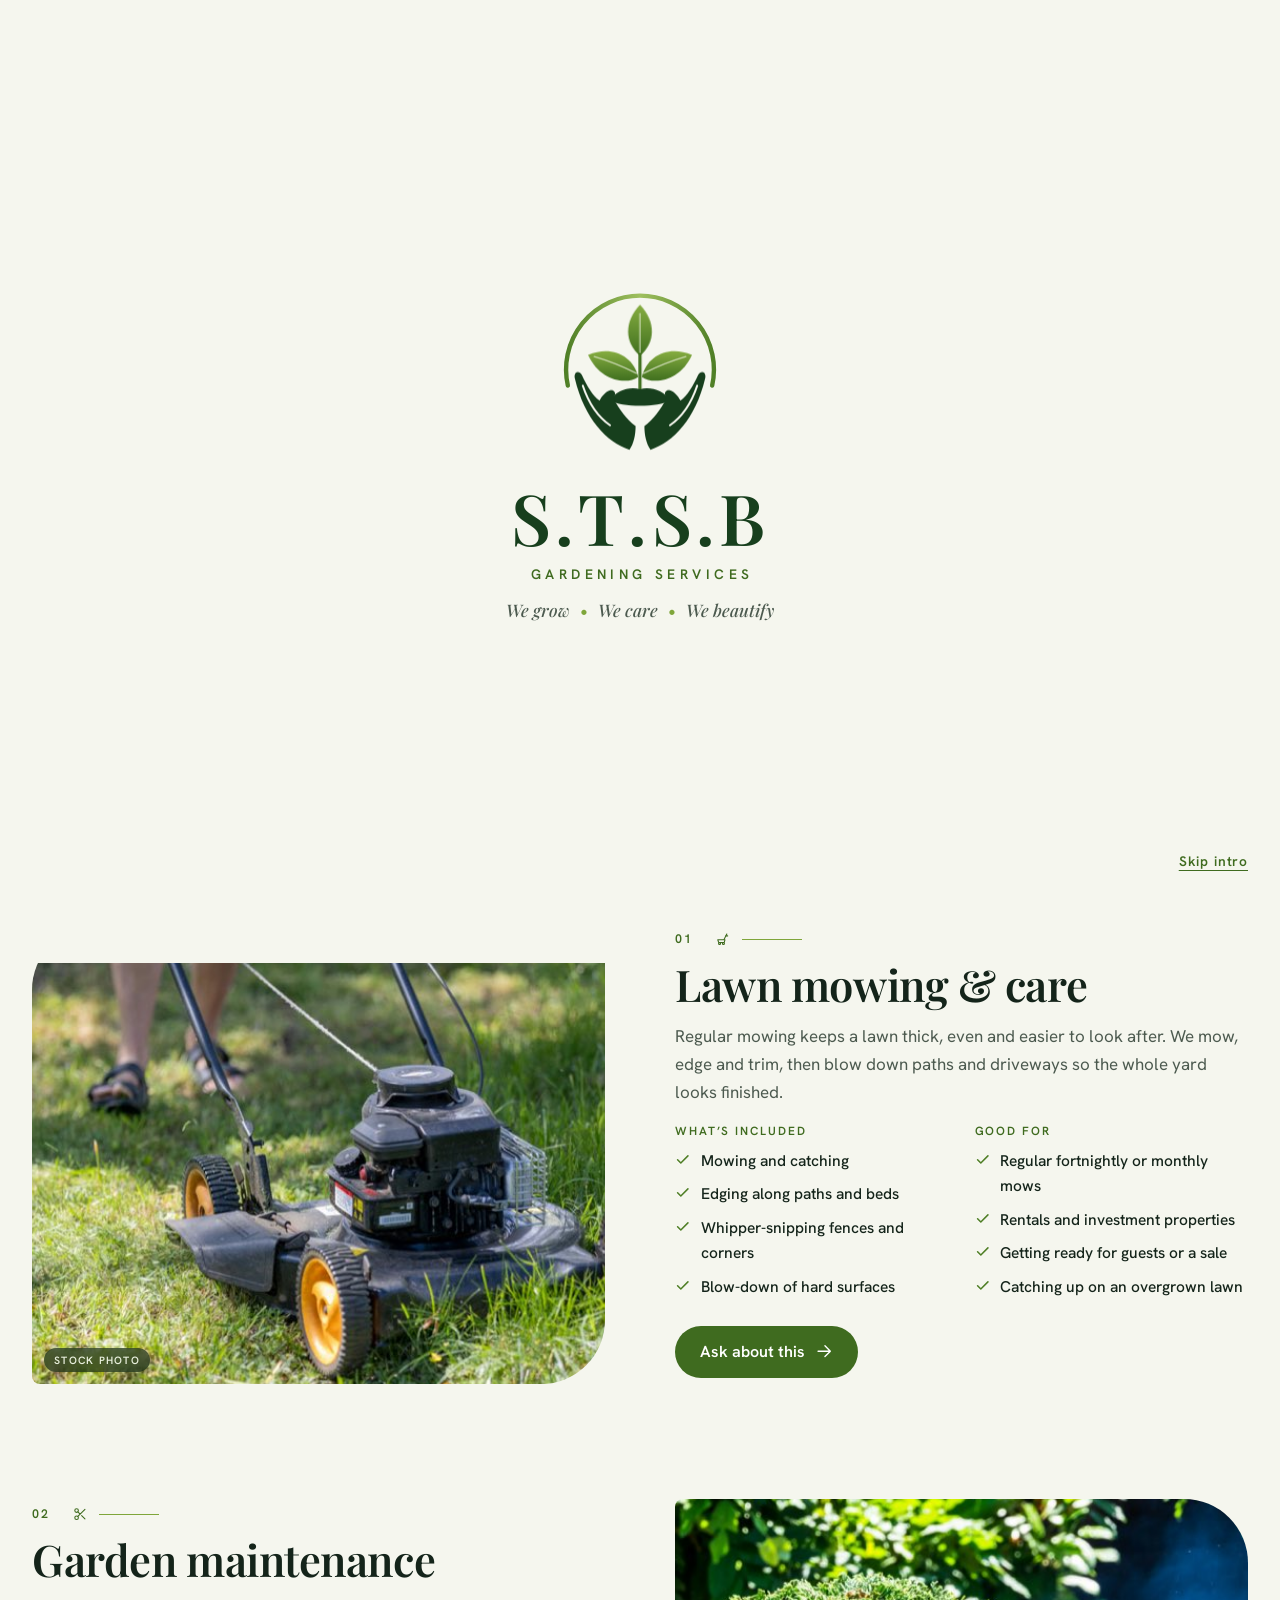
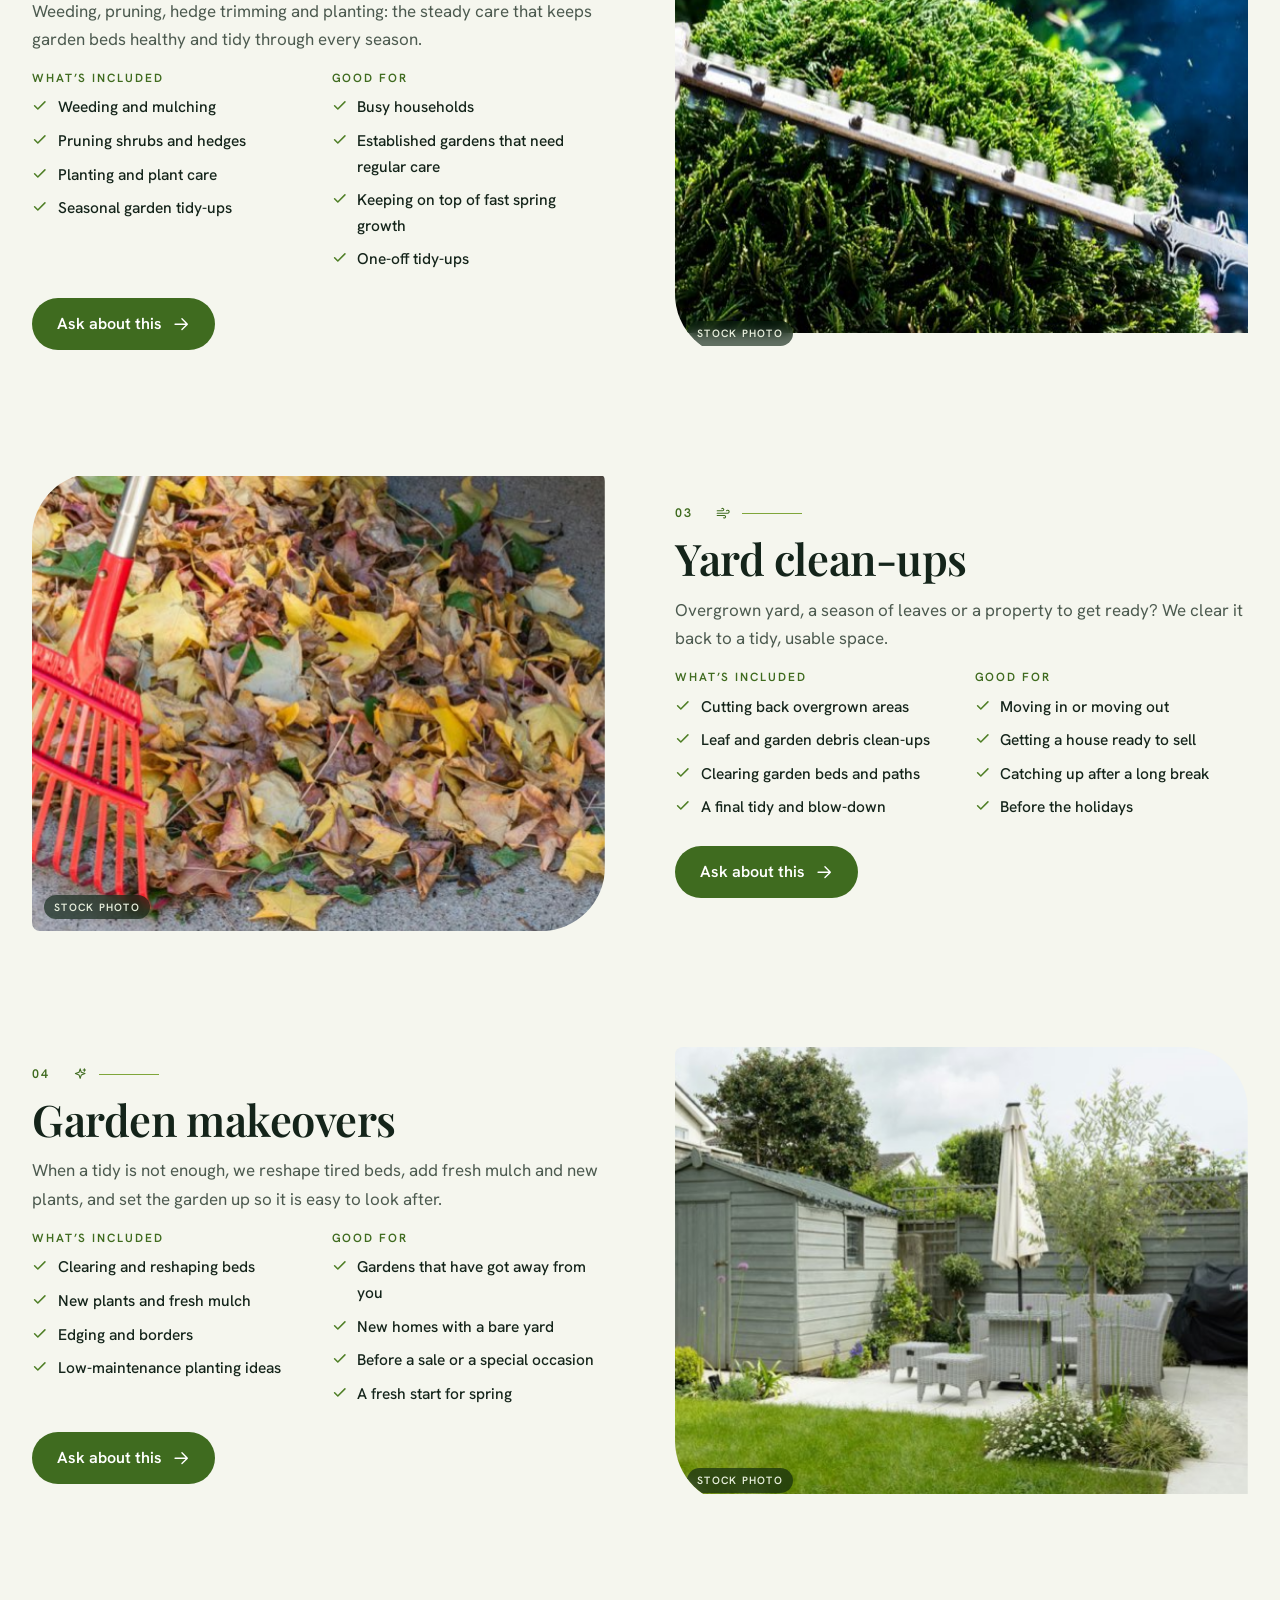
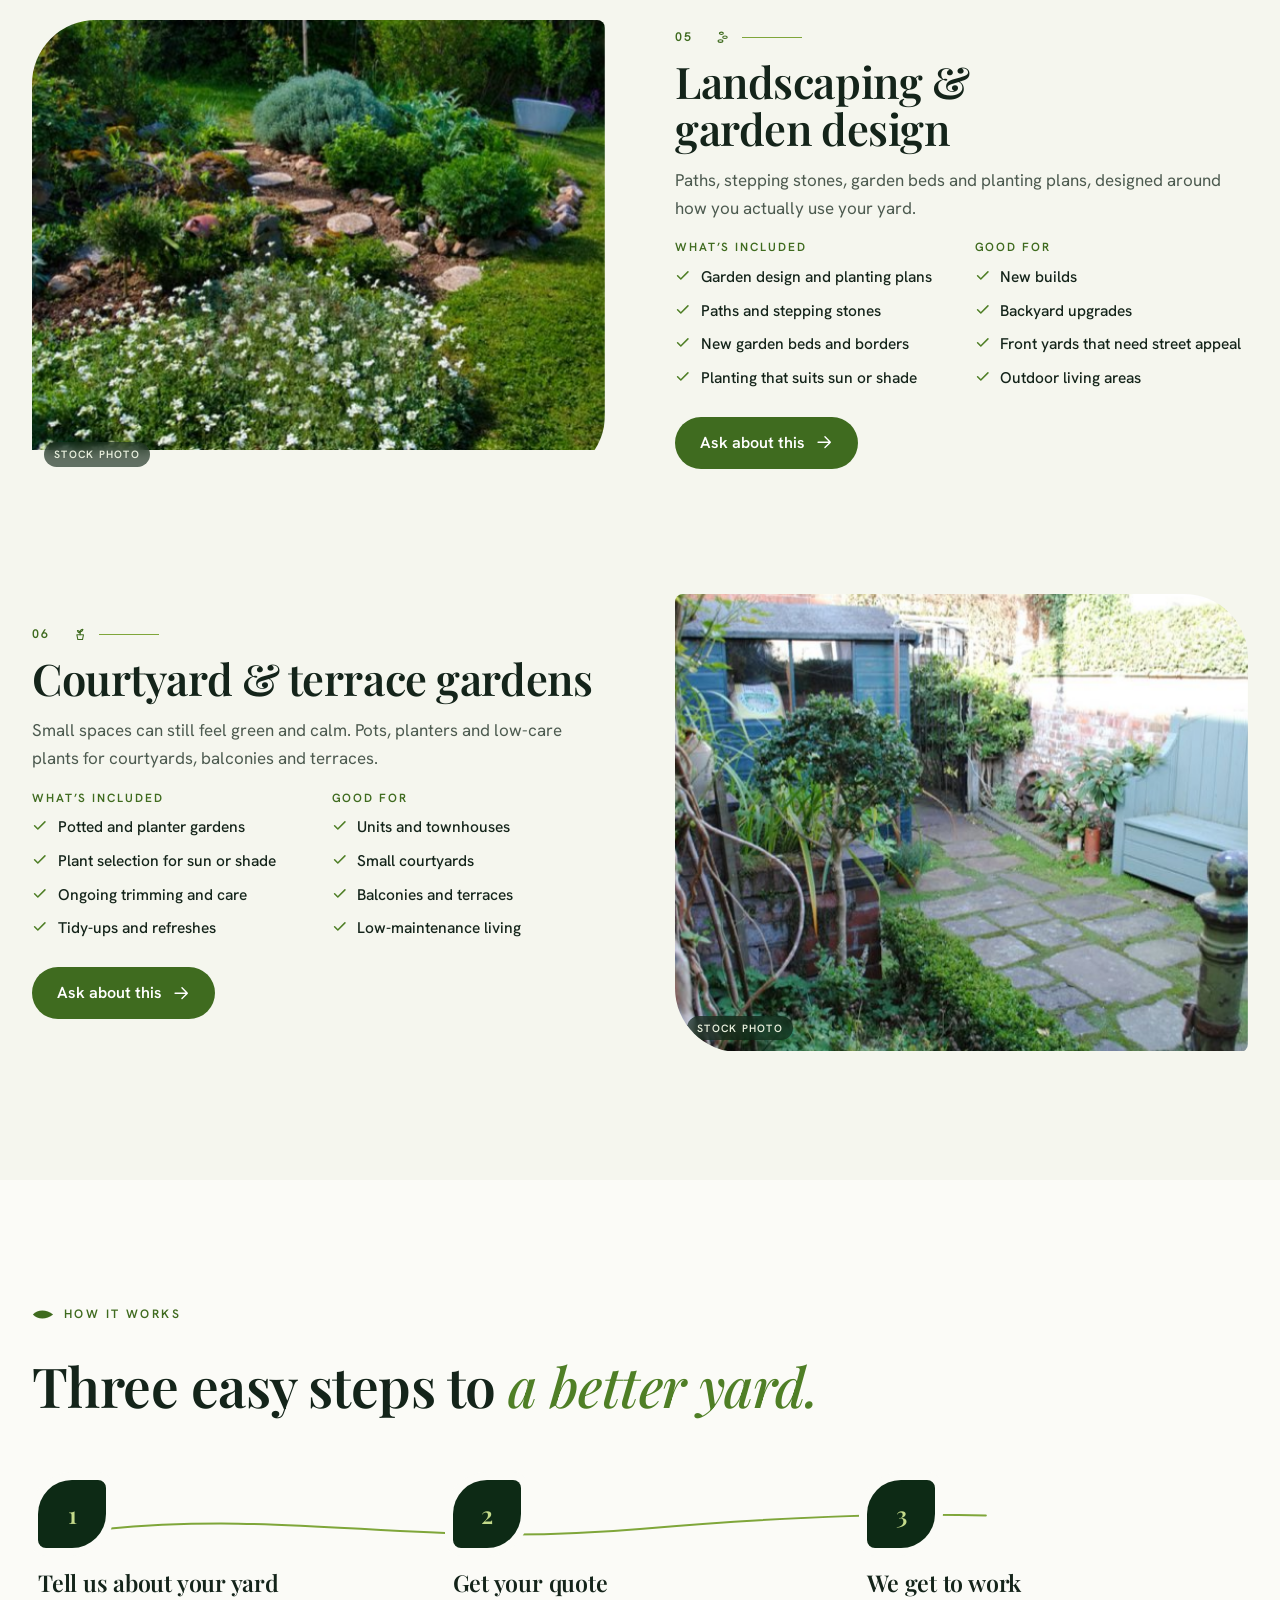
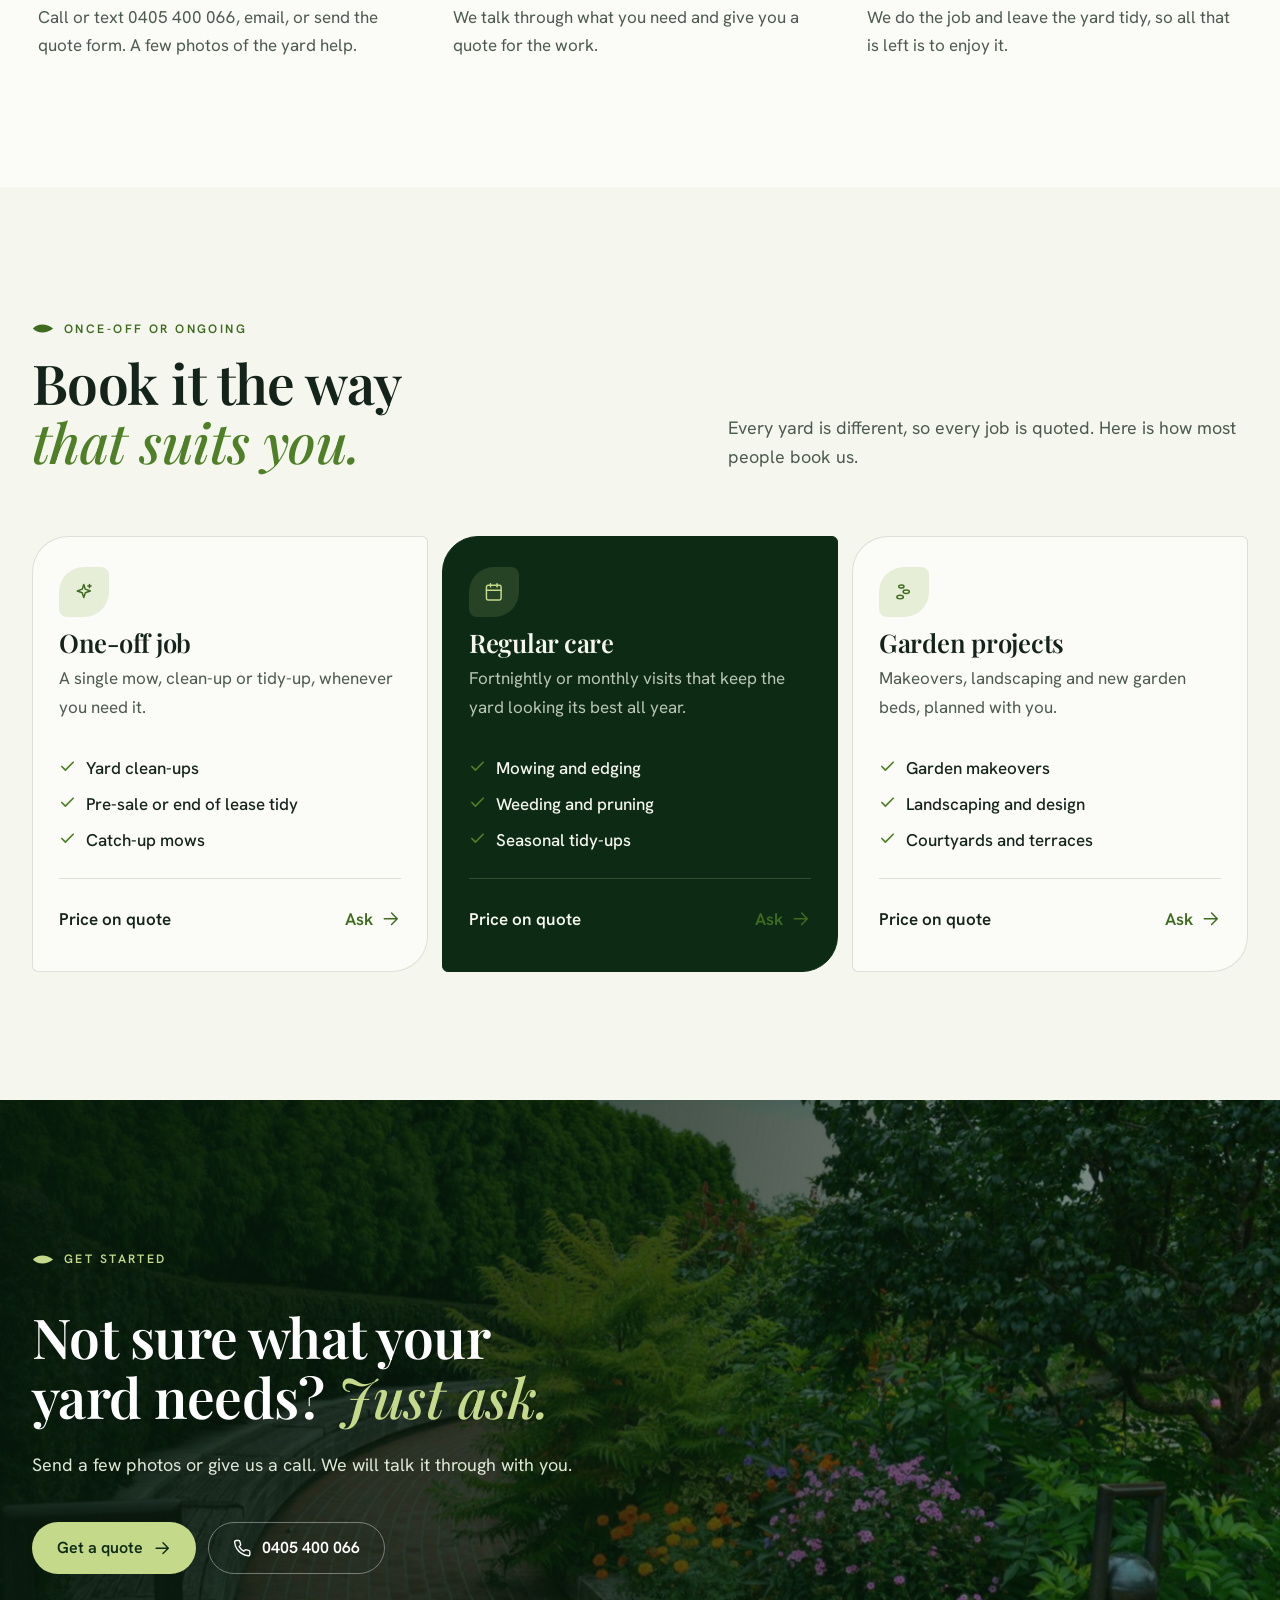
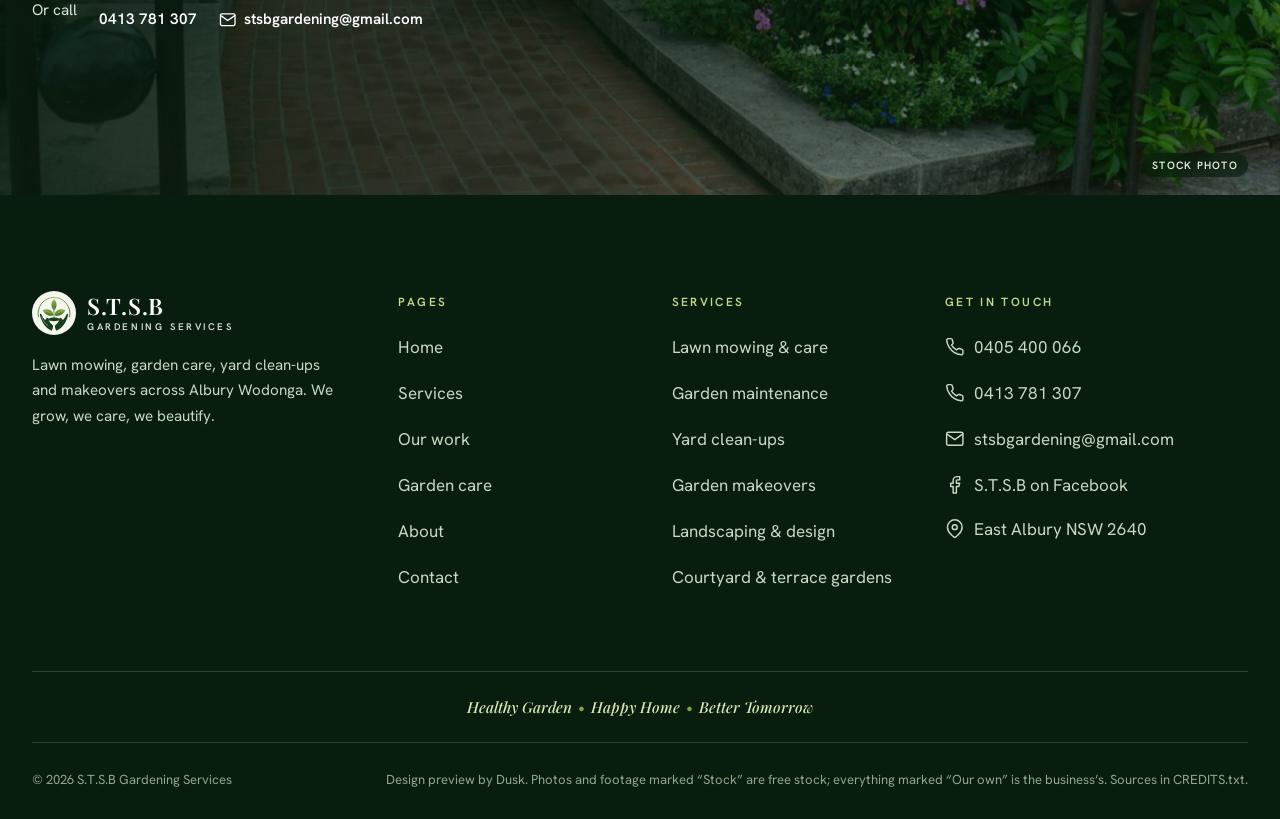
<file: services.html>
<!doctype html>
<html lang="en-AU">
<head>
<meta charset="utf-8">
<meta name="viewport" content="width=device-width, initial-scale=1, viewport-fit=cover">
<title>Services | S.T.S.B Gardening Services, Albury Wodonga</title>
<meta name="description" content="Lawn mowing and care, garden maintenance, yard clean-ups, garden makeovers, landscaping and courtyard gardens in Albury Wodonga.">
<meta name="robots" content="noindex, nofollow">
<meta name="theme-color" content="#0d2a15">
<meta name="format-detection" content="telephone=no">
<link rel="icon" href="assets/brand/mark.svg" type="image/svg+xml">
<link rel="icon" href="assets/brand/favicon-32.png" sizes="32x32" type="image/png">
<link rel="apple-touch-icon" href="assets/brand/apple-touch-icon.png">
<link rel="preconnect" href="https://fonts.googleapis.com">
<link rel="preconnect" href="https://fonts.gstatic.com" crossorigin>
<link href="https://fonts.googleapis.com/css2?family=Hanken+Grotesk:wght@400;500;600;700&amp;family=Playfair+Display:ital,wght@0,500;0,600;0,700;1,500;1,600&amp;display=swap" rel="stylesheet">
<link rel="stylesheet" href="assets/css/site.css?v=1">
<script>
(function(){var r=document.documentElement;r.classList.add('js');
try{if(!matchMedia('(prefers-reduced-motion: reduce)').matches)r.classList.add('motion')}catch(e){}
// the intro plays when the site is opened or refreshed, not when moving between pages (?intro=0 skips it)
var nav=null,bf=false;try{nav=sessionStorage.getItem('stsb-nav');sessionStorage.removeItem('stsb-nav')}catch(e){}
try{var en=performance.getEntriesByType('navigation')[0];bf=!!(en&&en.type==='back_forward')}catch(e){}
if(r.classList.contains('motion')&&!nav&&!bf&&!/[?&]intro=0/.test(location.search))r.classList.add('intro-on');
setTimeout(function(){if(!window.__stsb){r.classList.remove('motion');r.classList.remove('intro-on')}},4500);
// if a newer version has been published than the copy this browser kept, load the new one once
try{var B='1';fetch('version.txt?'+Date.now(),{cache:'no-store'}).then(function(x){return x.ok?x.text():''}).then(function(t){t=(t||'').trim();
if(/^\d+$/.test(t)&&t!==B&&!new RegExp('[?&]r='+t+'(&|$)').test(location.search)){location.replace(location.pathname+'?r='+t+location.hash)}}).catch(function(){})}catch(e){}
})();
</script>
<script src="assets/js/site.js?v=1" defer></script>
</head>
<body class="page-services">
<a class="skip" href="#main">Skip to content</a>
<svg class="sr" aria-hidden="true" focusable="false" width="0" height="0"><defs>
<symbol id="i-phone" viewBox="0 0 24 24"><path d="M22 16.92v3a2 2 0 0 1-2.18 2 19.79 19.79 0 0 1-8.63-3.07 19.5 19.5 0 0 1-6-6 19.79 19.79 0 0 1-3.07-8.67A2 2 0 0 1 4.11 2h3a2 2 0 0 1 2 1.72 12.84 12.84 0 0 0 .7 2.81 2 2 0 0 1-.45 2.11L8.09 9.91a16 16 0 0 0 6 6l1.27-1.27a2 2 0 0 1 2.11-.45 12.84 12.84 0 0 0 2.81.7A2 2 0 0 1 22 16.92z"/></symbol>
<symbol id="i-sms" viewBox="0 0 24 24"><path d="M21 11.5a8.4 8.4 0 0 1-12.2 7.5L3 21l2-5.6A8.5 8.5 0 1 1 21 11.5z"/><path d="M8 11.5h.01M12 11.5h.01M16 11.5h.01"/></symbol>
<symbol id="i-mail" viewBox="0 0 24 24"><path d="M4 4h16a2 2 0 0 1 2 2v12a2 2 0 0 1-2 2H4a2 2 0 0 1-2-2V6a2 2 0 0 1 2-2z"/><path d="M22 6l-10 7L2 6"/></symbol>
<symbol id="i-pin" viewBox="0 0 24 24"><path d="M21 10c0 7-9 13-9 13s-9-6-9-13a9 9 0 0 1 18 0z"/><circle cx="12" cy="10" r="3"/></symbol>
<symbol id="i-fb" viewBox="0 0 24 24"><path d="M18 2h-3a5 5 0 0 0-5 5v3H7v4h3v8h4v-8h3l1-4h-4V7a1 1 0 0 1 1-1h3z"/></symbol>
<symbol id="i-go" viewBox="0 0 24 24"><path d="M4 12h16M13 5l7 7-7 7"/></symbol>
<symbol id="i-back" viewBox="0 0 24 24"><path d="M20 12H4M11 5l-7 7 7 7"/></symbol>
<symbol id="i-check" viewBox="0 0 24 24"><path d="M20 6L9 17l-5-5"/></symbol>
<symbol id="i-x" viewBox="0 0 24 24"><path d="M18 6L6 18M6 6l12 12"/></symbol>
<symbol id="i-menu" viewBox="0 0 24 24"><path d="M4 7h16M4 12h16M4 17h10"/></symbol>
<symbol id="i-left" viewBox="0 0 24 24"><path d="M15 18l-6-6 6-6"/></symbol>
<symbol id="i-right" viewBox="0 0 24 24"><path d="M9 18l6-6-6-6"/></symbol>
<symbol id="i-play" viewBox="0 0 24 24"><path d="M7 4l13 8-13 8z"/></symbol>
<symbol id="i-pause" viewBox="0 0 24 24"><path d="M6 4h4v16H6zM14 4h4v16h-4z"/></symbol>
<symbol id="i-leaf" viewBox="0 0 24 24"><path d="M11 20A7 7 0 0 1 9.8 6.1C15.5 5 17 4.48 19 2c1 2 2 4.18 2 8 0 5.5-4.78 10-10 10Z"/><path d="M2 21c0-3 1.85-5.36 5.08-6C9.5 14.52 12 13 13 12"/></symbol>
<symbol id="i-sprout" viewBox="0 0 24 24"><path d="M7 20h10"/><path d="M10 20c5.5-2.5.8-6.4 3-10"/><path d="M9.5 9.4c1.1.8 1.8 2.2 2.3 3.7-2 .4-3.5.4-4.8-.3-1.2-.6-2.3-1.9-3-4.2 2.8-.5 4.4 0 5.5.8z"/><path d="M14.1 6a7 7 0 0 0-1.1 4c1.9-.1 3.3-.6 4.3-1.4 1-1 1.6-2.3 1.7-4.6-2.7.1-4 1-4.9 2z"/></symbol>
<symbol id="i-mower" viewBox="0 0 24 24"><path d="M13.5 12.5L18 3.5"/><path d="M16.5 6.5h3"/><path d="M3 13h12l-1.2 4.5H4.4z"/><circle cx="6" cy="19.3" r="1.7"/><circle cx="12.4" cy="19.3" r="1.7"/></symbol>
<symbol id="i-shears" viewBox="0 0 24 24"><circle cx="6" cy="6" r="3"/><circle cx="6" cy="18" r="3"/><path d="M20 4L8.12 15.88M14.47 14.48L20 20M8.12 8.12L12 12"/></symbol>
<symbol id="i-wind" viewBox="0 0 24 24"><path d="M12.8 19.6A2 2 0 1 0 14 16H2"/><path d="M17.5 8a2.5 2.5 0 1 1 2 4H2"/><path d="M9.8 4.4A2 2 0 1 1 11 8H2"/></symbol>
<symbol id="i-spark" viewBox="0 0 24 24"><path d="M12 3l1.9 5.8L20 11l-6.1 2.2L12 19l-1.9-5.8L4 11l6.1-2.2z"/><path d="M19 3v4M17 5h4"/></symbol>
<symbol id="i-stones" viewBox="0 0 24 24"><ellipse cx="7.5" cy="18.5" rx="4" ry="2.2"/><ellipse cx="15" cy="12" rx="3.8" ry="2.1"/><ellipse cx="9" cy="5.5" rx="3.3" ry="1.9"/></symbol>
<symbol id="i-pot" viewBox="0 0 24 24"><path d="M6.5 13h11l-1.6 8H8.1z"/><path d="M12 13V7.5"/><path d="M12 10c-2.6 0-4.2-1.6-4.6-4.2 2.6 0 4.2 1.6 4.6 4.2z"/><path d="M12 8c.4-2.6 2-4.2 4.6-4.2-.4 2.6-2 4.2-4.6 4.2z"/></symbol>
<symbol id="i-users" viewBox="0 0 24 24"><path d="M16 21v-2a4 4 0 0 0-4-4H6a4 4 0 0 0-4 4v2"/><circle cx="9" cy="7" r="4"/><path d="M22 21v-2a4 4 0 0 0-3-3.87M16 3.13a4 4 0 0 1 0 7.75"/></symbol>
<symbol id="i-shield" viewBox="0 0 24 24"><path d="M12 22s8-4 8-10V5l-8-3-8 3v7c0 6 8 10 8 10z"/><path d="M9 12l2 2 4-4"/></symbol>
<symbol id="i-eco" viewBox="0 0 24 24"><circle cx="12" cy="12" r="9.5"/><path d="M8 16c0-5 3-8 8.5-8.5C16.5 13 13 16 8 16z"/><path d="M8 16l4-4"/></symbol>
<symbol id="i-heart" viewBox="0 0 24 24"><path d="M20.8 4.6a5.5 5.5 0 0 0-7.8 0L12 5.7l-1-1.1a5.5 5.5 0 0 0-7.8 7.8l1 1.1L12 21l7.8-7.5 1-1.1a5.5 5.5 0 0 0 0-7.8z"/></symbol>
<symbol id="i-flower" viewBox="0 0 24 24"><circle cx="12" cy="12" r="3"/><path d="M12 16.5A4.5 4.5 0 1 1 7.5 12 4.5 4.5 0 1 1 12 7.5a4.5 4.5 0 1 1 4.5 4.5 4.5 4.5 0 1 1-4.5 4.5"/></symbol>
<symbol id="i-sun" viewBox="0 0 24 24"><circle cx="12" cy="12" r="4"/><path d="M12 2v2M12 20v2M4.93 4.93l1.41 1.41M17.66 17.66l1.41 1.41M2 12h2M20 12h2M6.34 17.66l-1.41 1.41M19.07 4.93l-1.41 1.41"/></symbol>
<symbol id="i-snow" viewBox="0 0 24 24"><path d="M2 12h20M12 2v20M20 16l-4-4 4-4M4 8l4 4-4 4M16 4l-4 4-4-4M8 20l4-4 4 4"/></symbol>
<symbol id="i-cal" viewBox="0 0 24 24"><rect x="3" y="4" width="18" height="18" rx="2"/><path d="M16 2v4M8 2v4M3 10h18"/></symbol>
<symbol id="i-camera" viewBox="0 0 24 24"><path d="M14.5 4h-5L7 7H4a2 2 0 0 0-2 2v9a2 2 0 0 0 2 2h16a2 2 0 0 0 2-2V9a2 2 0 0 0-2-2h-3z"/><circle cx="12" cy="13" r="3"/></symbol>
<symbol id="i-clock" viewBox="0 0 24 24"><circle cx="12" cy="12" r="9"/><path d="M12 7v5l3 2"/></symbol>
</defs></svg>
<div class="intro">
  <svg class="im" viewBox="-50 -50 100 100" preserveAspectRatio="xMidYMid slice" aria-hidden="true"><path class="fill" fill-rule="evenodd" d="M-90 -90H90V90H-90Z"/><path class="edge" vector-effect="non-scaling-stroke" d="M0 0"/></svg>
  <div class="intro-c" aria-hidden="true">
    <svg class="intro-mark" viewBox="0 0 200 200">
      <defs><linearGradient id="ilf" x1="0" y1="0" x2="0" y2="1"><stop offset="0" stop-color="#86ad41"/><stop offset="1" stop-color="#40701f"/></linearGradient>
      <linearGradient id="iarc" x1="0" y1="0" x2="1" y2="0"><stop offset="0" stop-color="#4f7f26"/><stop offset=".5" stop-color="#9fc05e"/><stop offset="1" stop-color="#4f7f26"/></linearGradient></defs>
      <path class="a" pathLength="1" d="M18 120 A84 84 0 1 1 182 120" fill="none" stroke="url(#iarc)" stroke-width="5" stroke-linecap="round"/>
      <path class="st" d="M100 126 V58" stroke="#40701f" stroke-width="3.6" stroke-linecap="round"/>
      <g class="lf t"><path d="M100 86 C82 71 82 47 100 28 C118 47 118 71 100 86Z" fill="url(#ilf)"/><path d="M100 82 V38" stroke="#eef3df" stroke-width="1.5" stroke-linecap="round" opacity=".7"/></g>
      <g class="lf l"><path d="M98 110 C84 120 54 114 41 85 C68 74 92 86 98 110Z" fill="url(#ilf)"/><path d="M96 106 Q72 94 48 87" fill="none" stroke="#eef3df" stroke-width="1.5" stroke-linecap="round" opacity=".7"/></g>
      <g class="lf r"><path d="M102 110 C116 120 146 114 159 85 C132 74 108 86 102 110Z" fill="url(#ilf)"/><path d="M104 106 Q128 94 152 87" fill="none" stroke="#eef3df" stroke-width="1.5" stroke-linecap="round" opacity=".7"/></g>
      <path class="sl" d="M66 137 C73 125 88 121 100 124 C112 121 127 125 134 137 C121 145 79 145 66 137Z" fill="#173f1d"/>
      <g class="hd" fill="#173f1d">
        <path id="ihand" d="M88 193 C62 184 37 158 26 112 C24 104 31 102 34 108 C40 121 46 131 54 137 C57 131 62 126 67 125 C72 125 73 130 70 134 C76 147 85 158 95 166 C95 176 93 186 88 193Z"/>
        <use href="#ihand" transform="matrix(-1 0 0 1 200 0)"/>
        <path id="ifl" d="M35 120 C42 141 53 156 66 165" fill="none" stroke="#f5f6ee" stroke-width="2.2" stroke-linecap="round"/>
        <use href="#ifl" transform="matrix(-1 0 0 1 200 0)"/>
      </g>
    </svg>
    <div class="intro-wm"><span style="--i:0">S</span><span style="--i:1">.</span><span style="--i:2">T</span><span style="--i:3">.</span><span style="--i:4">S</span><span style="--i:5">.</span><span style="--i:6">B</span></div>
    <div class="intro-sub">Gardening Services</div>
    <div class="intro-tag"><span style="--i:0">We grow</span><i style="--i:1">&bull;</i><span style="--i:2">We care</span><i style="--i:3">&bull;</i><span style="--i:4">We beautify</span></div>
  </div>
  <button class="intro-skip" type="button">Skip intro</button>
</div>
<p class="strip"><span class="s-long"><b>Design preview</b> for S.T.S.B Gardening Services, prepared by Dusk. Not the live website: the quote forms send nothing.</span><span class="s-short"><b>Design preview</b> by Dusk. The forms send nothing.</span></p>
<header class="hdr">
  <div class="wrap hdr-in">
    <a class="brand" href="index.html" aria-label="S.T.S.B Gardening Services, home"><img src="assets/brand/mark.svg" alt="" width="44" height="44"><span class="wm" aria-hidden="true"><b>S.T.S.B</b><small>Gardening Services</small></span></a>
    <nav class="nav" aria-label="Main"><a href="index.html">Home</a><a href="services.html" aria-current="page">Services</a><a href="work.html">Our work</a><a href="care.html">Garden care</a><a href="about.html">About</a><a href="contact.html">Contact</a></nav>
    <a class="hdr-call" href="tel:+61405400066"><svg class="ico" aria-hidden="true"><use href="#i-phone"/></svg>0405 400 066</a>
    <a class="btn btn-sm btn-sprout" href="contact.html">Get a quote</a>
    <button class="menu-btn" type="button" aria-expanded="false" aria-controls="mnav" aria-label="Open menu"><svg class="ico" aria-hidden="true"><use href="#i-menu"/></svg></button>
  </div>
</header>
<div class="mnav" id="mnav" role="dialog" aria-modal="true" aria-label="Menu" aria-hidden="true">
  <div class="mnav-top"><a class="brand" href="index.html" aria-label="S.T.S.B Gardening Services, home"><img src="assets/brand/mark.svg" alt="" width="44" height="44"><span class="wm" aria-hidden="true"><b>S.T.S.B</b><small>Gardening Services</small></span></a>
  <button class="menu-btn mnav-close" type="button" aria-label="Close menu" style="display:grid"><svg class="ico" aria-hidden="true"><use href="#i-x"/></svg></button></div>
  <ul><li style="--i:0"><a href="index.html">Home<svg class="ico" aria-hidden="true"><use href="#i-go"/></svg></a></li><li style="--i:1"><a href="services.html" aria-current="page">Services<svg class="ico" aria-hidden="true"><use href="#i-go"/></svg></a></li><li style="--i:2"><a href="work.html">Our work<svg class="ico" aria-hidden="true"><use href="#i-go"/></svg></a></li><li style="--i:3"><a href="care.html">Garden care<svg class="ico" aria-hidden="true"><use href="#i-go"/></svg></a></li><li style="--i:4"><a href="about.html">About<svg class="ico" aria-hidden="true"><use href="#i-go"/></svg></a></li><li style="--i:5"><a href="contact.html">Contact<svg class="ico" aria-hidden="true"><use href="#i-go"/></svg></a></li></ul>
  <div class="btns"><a class="btn btn-sprout" href="tel:+61405400066"><svg class="ico" aria-hidden="true"><use href="#i-phone"/></svg>Call 0405 400 066</a><a class="btn btn-ghost" href="contact.html">Get a quote<svg class="ico go" aria-hidden="true"><use href="#i-go"/></svg></a></div>
</div>
<main id="main">
<section class="phero" aria-labelledby="ph-t">
  <div class="phero-bg"><img src="assets/img/stock-garden-maint.jpg" srcset="assets/img/stock-garden-maint-sm.jpg 760w, assets/img/stock-garden-maint.jpg 1400w" sizes="100vw" alt="Gardener edging a lawn beside a brick path" width="1400" height="1130" decoding="async"></div>
  <div class="wrap phero-in">
    <p class="crumbs"><a href="index.html">Home</a><svg class="ico" aria-hidden="true"><use href="#i-right"/></svg><span>Services</span></p>
    <p class="eyebrow">Services</p>
    <h1 class="h1" id="ph-t"><span class="ln"><span>From a quick mow</span></span><span class="ln"><span>to a <em>full makeover.</em></span></span></h1>
    <p class="lede">Six ways we look after lawns, gardens and outdoor spaces across Albury Wodonga. Pick one, or mix and match.</p>
  </div>
  <span class="tag">Stock photo</span>
</section>
<nav class="subnav" aria-label="Services on this page"><ul><li><a href="#lawn"><svg class="ico" aria-hidden="true"><use href="#i-mower"/></svg>Lawn mowing &amp; care</a></li><li><a href="#maintenance"><svg class="ico" aria-hidden="true"><use href="#i-shears"/></svg>Garden maintenance</a></li><li><a href="#cleanup"><svg class="ico" aria-hidden="true"><use href="#i-wind"/></svg>Yard clean-ups</a></li><li><a href="#makeover"><svg class="ico" aria-hidden="true"><use href="#i-spark"/></svg>Garden makeovers</a></li><li><a href="#landscaping"><svg class="ico" aria-hidden="true"><use href="#i-stones"/></svg>Landscaping</a></li><li><a href="#courtyard"><svg class="ico" aria-hidden="true"><use href="#i-pot"/></svg>Courtyard gardens</a></li></ul></nav>
<section class="sec"><div class="wrap rows"><article class="row" id="lawn">
      <div class="row-img" data-wipe><div data-px="0.05" style="position:absolute;inset:0"><img src="assets/img/stock-lawn-mowing.jpg" srcset="assets/img/stock-lawn-mowing-sm.jpg 760w, assets/img/stock-lawn-mowing.jpg 1400w" sizes="(min-width:920px) 50vw, 100vw" alt="Push mower cutting a green lawn" width="1400" height="933" loading="lazy" decoding="async"></div><span class="tag">Stock photo</span></div>
      <div data-rv>
        <p class="num">01 &nbsp;<svg class="ico" aria-hidden="true"><use href="#i-mower"/></svg></p>
        <h2>Lawn mowing &amp; care</h2>
        <p>Regular mowing keeps a lawn thick, even and easier to look after. We mow, edge and trim, then blow down paths and driveways so the whole yard looks finished.</p>
        <div class="cols2"><div><h4>What&rsquo;s included</h4><ul class="ticks"><li><svg class="ico" aria-hidden="true"><use href="#i-check"/></svg><span>Mowing and catching</span></li><li><svg class="ico" aria-hidden="true"><use href="#i-check"/></svg><span>Edging along paths and beds</span></li><li><svg class="ico" aria-hidden="true"><use href="#i-check"/></svg><span>Whipper-snipping fences and corners</span></li><li><svg class="ico" aria-hidden="true"><use href="#i-check"/></svg><span>Blow-down of hard surfaces</span></li></ul></div><div><h4>Good for</h4><ul class="ticks"><li><svg class="ico" aria-hidden="true"><use href="#i-check"/></svg><span>Regular fortnightly or monthly mows</span></li><li><svg class="ico" aria-hidden="true"><use href="#i-check"/></svg><span>Rentals and investment properties</span></li><li><svg class="ico" aria-hidden="true"><use href="#i-check"/></svg><span>Getting ready for guests or a sale</span></li><li><svg class="ico" aria-hidden="true"><use href="#i-check"/></svg><span>Catching up on an overgrown lawn</span></li></ul></div></div>
        <div class="btns" style="margin-top:26px"><a class="btn" href="contact.html?service=lawn">Ask about this<svg class="ico go" aria-hidden="true"><use href="#i-go"/></svg></a></div>
      </div>
    </article><article class="row" id="maintenance">
      <div class="row-img" data-wipe><div data-px="0.05" style="position:absolute;inset:0"><img src="assets/img/stock-hedge-trim.jpg" srcset="assets/img/stock-hedge-trim-sm.jpg 760w, assets/img/stock-hedge-trim.jpg 1400w" sizes="(min-width:920px) 50vw, 100vw" alt="Hedge trimmer shaping a round shrub" width="1400" height="933" loading="lazy" decoding="async"></div><span class="tag">Stock photo</span></div>
      <div data-rv>
        <p class="num">02 &nbsp;<svg class="ico" aria-hidden="true"><use href="#i-shears"/></svg></p>
        <h2>Garden maintenance</h2>
        <p>Weeding, pruning, hedge trimming and planting: the steady care that keeps garden beds healthy and tidy through every season.</p>
        <div class="cols2"><div><h4>What&rsquo;s included</h4><ul class="ticks"><li><svg class="ico" aria-hidden="true"><use href="#i-check"/></svg><span>Weeding and mulching</span></li><li><svg class="ico" aria-hidden="true"><use href="#i-check"/></svg><span>Pruning shrubs and hedges</span></li><li><svg class="ico" aria-hidden="true"><use href="#i-check"/></svg><span>Planting and plant care</span></li><li><svg class="ico" aria-hidden="true"><use href="#i-check"/></svg><span>Seasonal garden tidy-ups</span></li></ul></div><div><h4>Good for</h4><ul class="ticks"><li><svg class="ico" aria-hidden="true"><use href="#i-check"/></svg><span>Busy households</span></li><li><svg class="ico" aria-hidden="true"><use href="#i-check"/></svg><span>Established gardens that need regular care</span></li><li><svg class="ico" aria-hidden="true"><use href="#i-check"/></svg><span>Keeping on top of fast spring growth</span></li><li><svg class="ico" aria-hidden="true"><use href="#i-check"/></svg><span>One-off tidy-ups</span></li></ul></div></div>
        <div class="btns" style="margin-top:26px"><a class="btn" href="contact.html?service=maintenance">Ask about this<svg class="ico go" aria-hidden="true"><use href="#i-go"/></svg></a></div>
      </div>
    </article><article class="row" id="cleanup">
      <div class="row-img" data-wipe><div data-px="0.05" style="position:absolute;inset:0"><img src="assets/img/stock-clean-up.jpg" srcset="assets/img/stock-clean-up-sm.jpg 760w, assets/img/stock-clean-up.jpg 1400w" sizes="(min-width:920px) 50vw, 100vw" alt="Rake resting on a pile of autumn leaves" width="1400" height="934" loading="lazy" decoding="async"></div><span class="tag">Stock photo</span></div>
      <div data-rv>
        <p class="num">03 &nbsp;<svg class="ico" aria-hidden="true"><use href="#i-wind"/></svg></p>
        <h2>Yard clean-ups</h2>
        <p>Overgrown yard, a season of leaves or a property to get ready? We clear it back to a tidy, usable space.</p>
        <div class="cols2"><div><h4>What&rsquo;s included</h4><ul class="ticks"><li><svg class="ico" aria-hidden="true"><use href="#i-check"/></svg><span>Cutting back overgrown areas</span></li><li><svg class="ico" aria-hidden="true"><use href="#i-check"/></svg><span>Leaf and garden debris clean-ups</span></li><li><svg class="ico" aria-hidden="true"><use href="#i-check"/></svg><span>Clearing garden beds and paths</span></li><li><svg class="ico" aria-hidden="true"><use href="#i-check"/></svg><span>A final tidy and blow-down</span></li></ul></div><div><h4>Good for</h4><ul class="ticks"><li><svg class="ico" aria-hidden="true"><use href="#i-check"/></svg><span>Moving in or moving out</span></li><li><svg class="ico" aria-hidden="true"><use href="#i-check"/></svg><span>Getting a house ready to sell</span></li><li><svg class="ico" aria-hidden="true"><use href="#i-check"/></svg><span>Catching up after a long break</span></li><li><svg class="ico" aria-hidden="true"><use href="#i-check"/></svg><span>Before the holidays</span></li></ul></div></div>
        <div class="btns" style="margin-top:26px"><a class="btn" href="contact.html?service=cleanup">Ask about this<svg class="ico go" aria-hidden="true"><use href="#i-go"/></svg></a></div>
      </div>
    </article><article class="row" id="makeover">
      <div class="row-img" data-wipe><div data-px="0.05" style="position:absolute;inset:0"><img src="assets/img/stock-makeover.jpg" srcset="assets/img/stock-makeover-sm.jpg 760w, assets/img/stock-makeover.jpg 1400w" sizes="(min-width:920px) 50vw, 100vw" alt="Neat small backyard with lawn, garden beds and a shed" width="1400" height="934" loading="lazy" decoding="async"></div><span class="tag">Stock photo</span></div>
      <div data-rv>
        <p class="num">04 &nbsp;<svg class="ico" aria-hidden="true"><use href="#i-spark"/></svg></p>
        <h2>Garden makeovers</h2>
        <p>When a tidy is not enough, we reshape tired beds, add fresh mulch and new plants, and set the garden up so it is easy to look after.</p>
        <div class="cols2"><div><h4>What&rsquo;s included</h4><ul class="ticks"><li><svg class="ico" aria-hidden="true"><use href="#i-check"/></svg><span>Clearing and reshaping beds</span></li><li><svg class="ico" aria-hidden="true"><use href="#i-check"/></svg><span>New plants and fresh mulch</span></li><li><svg class="ico" aria-hidden="true"><use href="#i-check"/></svg><span>Edging and borders</span></li><li><svg class="ico" aria-hidden="true"><use href="#i-check"/></svg><span>Low-maintenance planting ideas</span></li></ul></div><div><h4>Good for</h4><ul class="ticks"><li><svg class="ico" aria-hidden="true"><use href="#i-check"/></svg><span>Gardens that have got away from you</span></li><li><svg class="ico" aria-hidden="true"><use href="#i-check"/></svg><span>New homes with a bare yard</span></li><li><svg class="ico" aria-hidden="true"><use href="#i-check"/></svg><span>Before a sale or a special occasion</span></li><li><svg class="ico" aria-hidden="true"><use href="#i-check"/></svg><span>A fresh start for spring</span></li></ul></div></div>
        <div class="btns" style="margin-top:26px"><a class="btn" href="contact.html?service=makeover">Ask about this<svg class="ico go" aria-hidden="true"><use href="#i-go"/></svg></a></div>
      </div>
    </article><article class="row" id="landscaping">
      <div class="row-img" data-wipe><div data-px="0.05" style="position:absolute;inset:0"><img src="assets/img/stock-landscaping.jpg" srcset="assets/img/stock-landscaping-sm.jpg 760w, assets/img/stock-landscaping.jpg 1400w" sizes="(min-width:920px) 50vw, 100vw" alt="Garden with stepping stones, shrubs and flowering ground cover" width="1400" height="935" loading="lazy" decoding="async"></div><span class="tag">Stock photo</span></div>
      <div data-rv>
        <p class="num">05 &nbsp;<svg class="ico" aria-hidden="true"><use href="#i-stones"/></svg></p>
        <h2>Landscaping &amp; garden design</h2>
        <p>Paths, stepping stones, garden beds and planting plans, designed around how you actually use your yard.</p>
        <div class="cols2"><div><h4>What&rsquo;s included</h4><ul class="ticks"><li><svg class="ico" aria-hidden="true"><use href="#i-check"/></svg><span>Garden design and planting plans</span></li><li><svg class="ico" aria-hidden="true"><use href="#i-check"/></svg><span>Paths and stepping stones</span></li><li><svg class="ico" aria-hidden="true"><use href="#i-check"/></svg><span>New garden beds and borders</span></li><li><svg class="ico" aria-hidden="true"><use href="#i-check"/></svg><span>Planting that suits sun or shade</span></li></ul></div><div><h4>Good for</h4><ul class="ticks"><li><svg class="ico" aria-hidden="true"><use href="#i-check"/></svg><span>New builds</span></li><li><svg class="ico" aria-hidden="true"><use href="#i-check"/></svg><span>Backyard upgrades</span></li><li><svg class="ico" aria-hidden="true"><use href="#i-check"/></svg><span>Front yards that need street appeal</span></li><li><svg class="ico" aria-hidden="true"><use href="#i-check"/></svg><span>Outdoor living areas</span></li></ul></div></div>
        <div class="btns" style="margin-top:26px"><a class="btn" href="contact.html?service=landscaping">Ask about this<svg class="ico go" aria-hidden="true"><use href="#i-go"/></svg></a></div>
      </div>
    </article><article class="row" id="courtyard">
      <div class="row-img" data-wipe><div data-px="0.05" style="position:absolute;inset:0"><img src="assets/img/stock-courtyard.jpg" srcset="assets/img/stock-courtyard-sm.jpg 760w, assets/img/stock-courtyard.jpg 1400w" sizes="(min-width:920px) 50vw, 100vw" alt="Courtyard garden with potted plants beside a white house" width="1400" height="937" loading="lazy" decoding="async"></div><span class="tag">Stock photo</span></div>
      <div data-rv>
        <p class="num">06 &nbsp;<svg class="ico" aria-hidden="true"><use href="#i-pot"/></svg></p>
        <h2>Courtyard &amp; terrace gardens</h2>
        <p>Small spaces can still feel green and calm. Pots, planters and low-care plants for courtyards, balconies and terraces.</p>
        <div class="cols2"><div><h4>What&rsquo;s included</h4><ul class="ticks"><li><svg class="ico" aria-hidden="true"><use href="#i-check"/></svg><span>Potted and planter gardens</span></li><li><svg class="ico" aria-hidden="true"><use href="#i-check"/></svg><span>Plant selection for sun or shade</span></li><li><svg class="ico" aria-hidden="true"><use href="#i-check"/></svg><span>Ongoing trimming and care</span></li><li><svg class="ico" aria-hidden="true"><use href="#i-check"/></svg><span>Tidy-ups and refreshes</span></li></ul></div><div><h4>Good for</h4><ul class="ticks"><li><svg class="ico" aria-hidden="true"><use href="#i-check"/></svg><span>Units and townhouses</span></li><li><svg class="ico" aria-hidden="true"><use href="#i-check"/></svg><span>Small courtyards</span></li><li><svg class="ico" aria-hidden="true"><use href="#i-check"/></svg><span>Balconies and terraces</span></li><li><svg class="ico" aria-hidden="true"><use href="#i-check"/></svg><span>Low-maintenance living</span></li></ul></div></div>
        <div class="btns" style="margin-top:26px"><a class="btn" href="contact.html?service=courtyard">Ask about this<svg class="ico go" aria-hidden="true"><use href="#i-go"/></svg></a></div>
      </div>
    </article></div></section>

<section class="sec paper" aria-labelledby="hw-t">
  <div class="wrap">
    <div class="sec-hd"><p class="eyebrow">How it works</p><h2 class="h2" id="hw-t" data-rv>Three easy steps to <em>a better yard.</em></h2></div>
    <div class="steps" ><svg class="vine" viewBox="0 0 1000 30" preserveAspectRatio="none" aria-hidden="true"><path d="M60 15C220-4 320 34 500 15S800-4 940 15" pathLength="1" vector-effect="non-scaling-stroke" fill="none" stroke="currentColor" stroke-width="2" stroke-dasharray="1" stroke-linecap="round"/></svg>
      <div class="step" data-rv><div class="n">1</div><h3>Tell us about your yard</h3><p>Call or text 0405 400 066, email, or send the quote form. A few photos of the yard help.</p></div>
      <div class="step" data-rv style="--d:120"><div class="n">2</div><h3>Get your quote</h3><p>We talk through what you need and give you a quote for the work.</p></div>
      <div class="step" data-rv style="--d:240"><div class="n">3</div><h3>We get to work</h3><p>We do the job and leave the yard tidy, so all that is left is to enjoy it.</p></div>
    </div>
  </div>
</section>

<section class="sec" aria-labelledby="pl-t">
  <div class="wrap">
    <div class="sec-hd split"><div><p class="eyebrow">Once-off or ongoing</p><h2 class="h2" id="pl-t" data-rv>Book it the way <em>that suits you.</em></h2></div><p class="lede" data-rv style="--d:120">Every yard is different, so every job is quoted. Here is how most people book us.</p></div>
    <div class="plans">
      <div class="plan" data-rv><div class="ic"><svg class="ico" aria-hidden="true"><use href="#i-spark"/></svg></div><h3>One-off job</h3><p>A single mow, clean-up or tidy-up, whenever you need it.</p><ul class="ticks"><li><svg class="ico" aria-hidden="true"><use href="#i-check"/></svg><span>Yard clean-ups</span></li><li><svg class="ico" aria-hidden="true"><use href="#i-check"/></svg><span>Pre-sale or end of lease tidy</span></li><li><svg class="ico" aria-hidden="true"><use href="#i-check"/></svg><span>Catch-up mows</span></li></ul><div class="price"><span>Price on quote</span><a class="link" href="contact.html?service=cleanup">Ask<svg class="ico" aria-hidden="true"><use href="#i-go"/></svg></a></div></div>
      <div class="plan feat" data-rv style="--d:110"><div class="ic"><svg class="ico" aria-hidden="true"><use href="#i-cal"/></svg></div><h3>Regular care</h3><p>Fortnightly or monthly visits that keep the yard looking its best all year.</p><ul class="ticks"><li><svg class="ico" aria-hidden="true"><use href="#i-check"/></svg><span>Mowing and edging</span></li><li><svg class="ico" aria-hidden="true"><use href="#i-check"/></svg><span>Weeding and pruning</span></li><li><svg class="ico" aria-hidden="true"><use href="#i-check"/></svg><span>Seasonal tidy-ups</span></li></ul><div class="price"><span>Price on quote</span><a class="link" href="contact.html?service=lawn">Ask<svg class="ico" aria-hidden="true"><use href="#i-go"/></svg></a></div></div>
      <div class="plan" data-rv style="--d:220"><div class="ic"><svg class="ico" aria-hidden="true"><use href="#i-stones"/></svg></div><h3>Garden projects</h3><p>Makeovers, landscaping and new garden beds, planned with you.</p><ul class="ticks"><li><svg class="ico" aria-hidden="true"><use href="#i-check"/></svg><span>Garden makeovers</span></li><li><svg class="ico" aria-hidden="true"><use href="#i-check"/></svg><span>Landscaping and design</span></li><li><svg class="ico" aria-hidden="true"><use href="#i-check"/></svg><span>Courtyards and terraces</span></li></ul><div class="price"><span>Price on quote</span><a class="link" href="contact.html?service=makeover">Ask<svg class="ico" aria-hidden="true"><use href="#i-go"/></svg></a></div></div>
    </div>
  </div>
</section>
</main>
<section class="cta" aria-labelledby="ct-t">
  <div class="cta-bg" data-px="0.1"><img src="assets/img/stock-brick-path.jpg" srcset="assets/img/stock-brick-path-sm.jpg 760w, assets/img/stock-brick-path.jpg 1400w" sizes="100vw" alt="" width="1400" height="933" loading="lazy" decoding="async"></div>
  <div class="wrap"><div class="cta-in">
    <p class="eyebrow on-dark">Get started</p>
    <h2 class="h2" id="ct-t" data-rv>Not sure what your yard needs? <em>Just ask.</em></h2>
    <p class="lede" data-rv style="--d:100">Send a few photos or give us a call. We will talk it through with you.</p>
    <div class="btns" data-rv style="--d:180"><a class="btn btn-sprout" href="contact.html">Get a quote<svg class="ico go" aria-hidden="true"><use href="#i-go"/></svg></a><a class="btn btn-ghost" href="tel:+61405400066"><svg class="ico" aria-hidden="true"><use href="#i-phone"/></svg>0405 400 066</a></div>
    <div class="phones"><span>Or call</span><a href="tel:+61413781307">0413 781 307</a><a href="mailto:stsbgardening@gmail.com"><svg class="ico" aria-hidden="true"><use href="#i-mail"/></svg>stsbgardening@gmail.com</a></div>
  </div></div>
  <span class="tag">Stock photo</span>
</section>
<footer class="ftr">
  <div class="wrap">
    <div class="ftr-g">
      <div>
        <a class="brand" href="index.html" aria-label="S.T.S.B Gardening Services, home"><img src="assets/brand/mark.svg" alt="" width="44" height="44"><span class="wm" aria-hidden="true"><b>S.T.S.B</b><small>Gardening Services</small></span></a>
        <p>Lawn mowing, garden care, yard clean-ups and makeovers across Albury Wodonga. We grow, we care, we beautify.</p>
      </div>
      <div><h4>Pages</h4><ul><li><a href="index.html">Home</a></li><li><a href="services.html">Services</a></li><li><a href="work.html">Our work</a></li><li><a href="care.html">Garden care</a></li><li><a href="about.html">About</a></li><li><a href="contact.html">Contact</a></li></ul></div>
      <div><h4>Services</h4><ul>
        <li><a href="services.html#lawn">Lawn mowing &amp; care</a></li><li><a href="services.html#maintenance">Garden maintenance</a></li><li><a href="services.html#cleanup">Yard clean-ups</a></li><li><a href="services.html#makeover">Garden makeovers</a></li><li><a href="services.html#landscaping">Landscaping &amp; design</a></li><li><a href="services.html#courtyard">Courtyard &amp; terrace gardens</a></li></ul></div>
      <div><h4>Get in touch</h4><ul>
        <li><a href="tel:+61405400066"><svg class="ico" aria-hidden="true"><use href="#i-phone"/></svg>0405 400 066</a></li>
        <li><a href="tel:+61413781307"><svg class="ico" aria-hidden="true"><use href="#i-phone"/></svg>0413 781 307</a></li>
        <li><a href="mailto:stsbgardening@gmail.com"><svg class="ico" aria-hidden="true"><use href="#i-mail"/></svg>stsbgardening@gmail.com</a></li>
        <li><a href="https://www.facebook.com/people/STSB/61590838142933/" target="_blank" rel="noopener"><svg class="ico" aria-hidden="true"><use href="#i-fb"/></svg>S.T.S.B on Facebook</a></li>
        <li><span style="display:inline-flex;align-items:center;gap:10px;min-height:40px"><svg class="ico" aria-hidden="true"><use href="#i-pin"/></svg>East Albury NSW 2640</span></li></ul></div>
    </div>
    <p class="ftr-line">Healthy Garden<span>&bull;</span>Happy Home<span>&bull;</span>Better Tomorrow</p>
    <div class="ftr-base"><span>&copy; <span data-year>2026</span> S.T.S.B Gardening Services</span><span>Design preview by Dusk. Photos and footage marked &ldquo;Stock&rdquo; are free stock; everything marked &ldquo;Our own&rdquo; is the business&rsquo;s. Sources in CREDITS.txt.</span></div>
  </div>
</footer>
<div class="callbar"><a class="btn btn-sprout" href="tel:+61405400066"><svg class="ico" aria-hidden="true"><use href="#i-phone"/></svg>Call</a><a class="btn btn-ghost" style="color:#fff" href="contact.html">Get a quote</a></div>
</body>
</html>
</file>
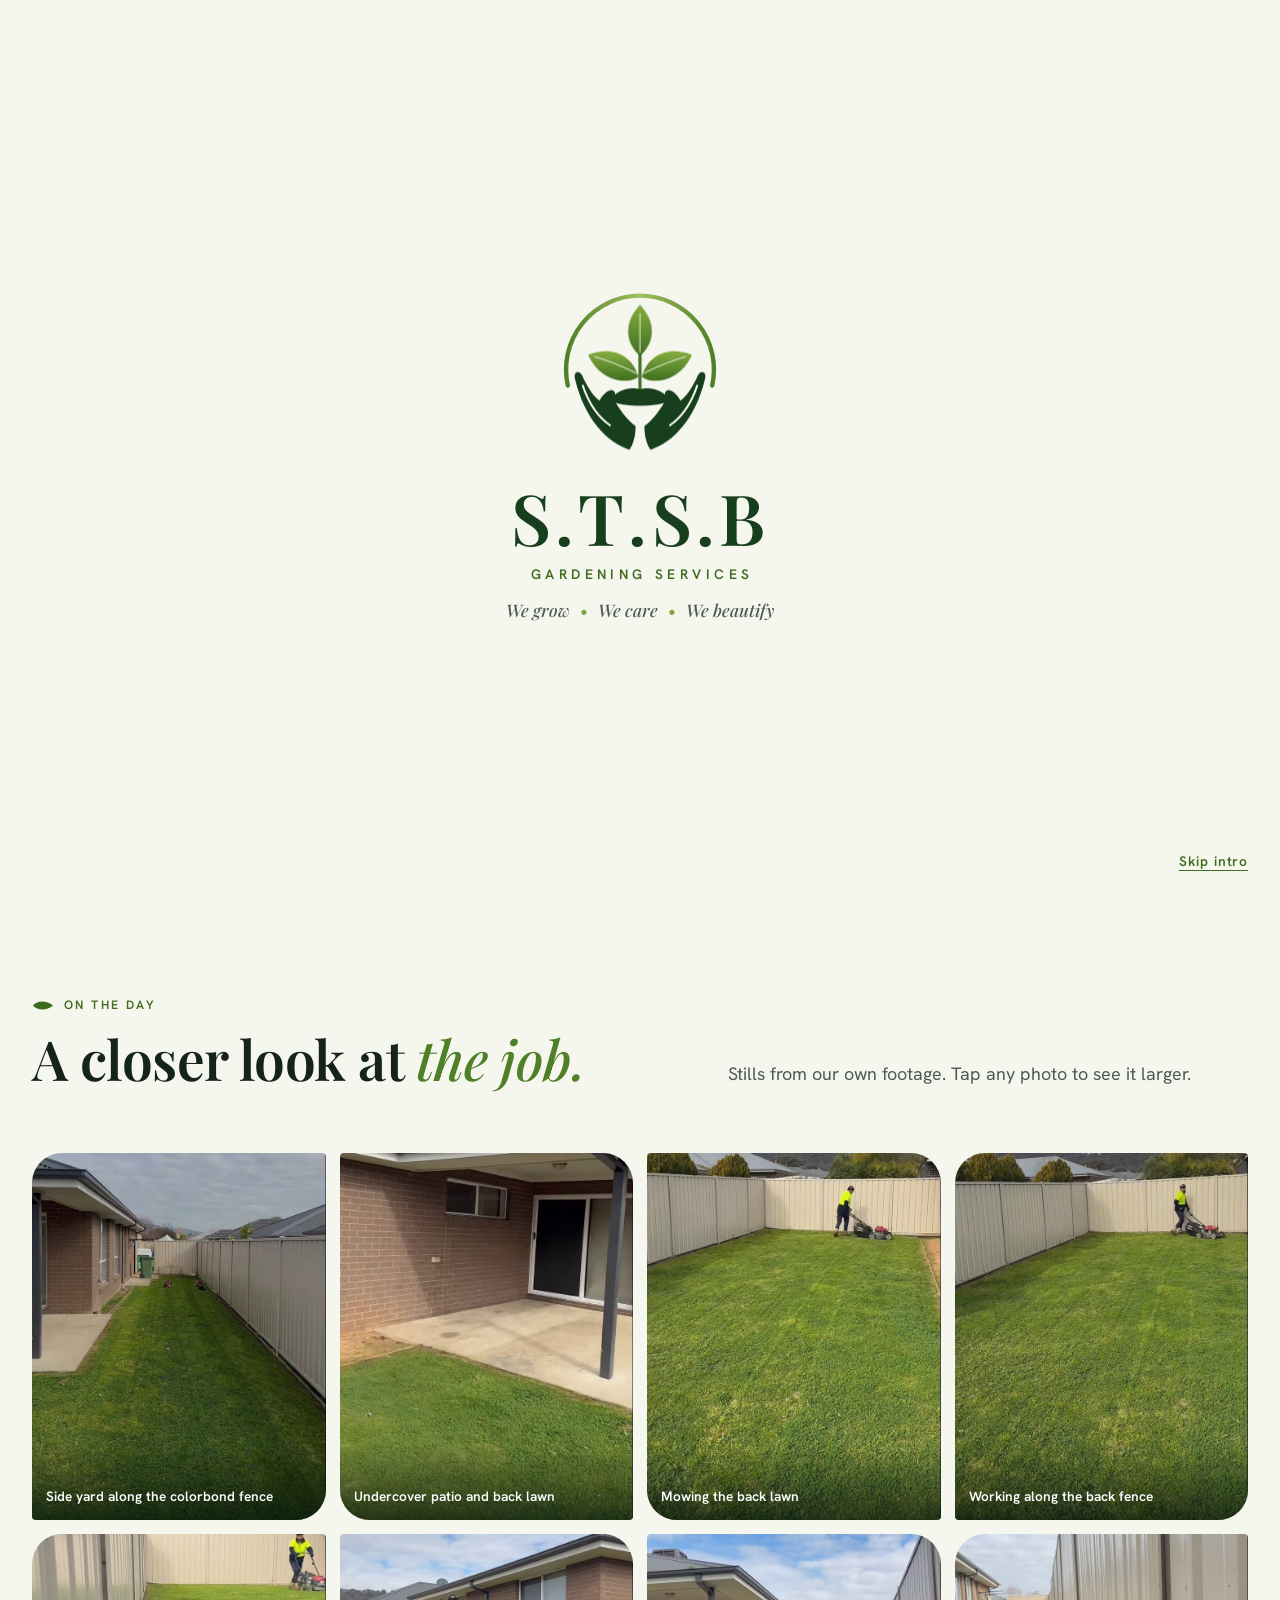
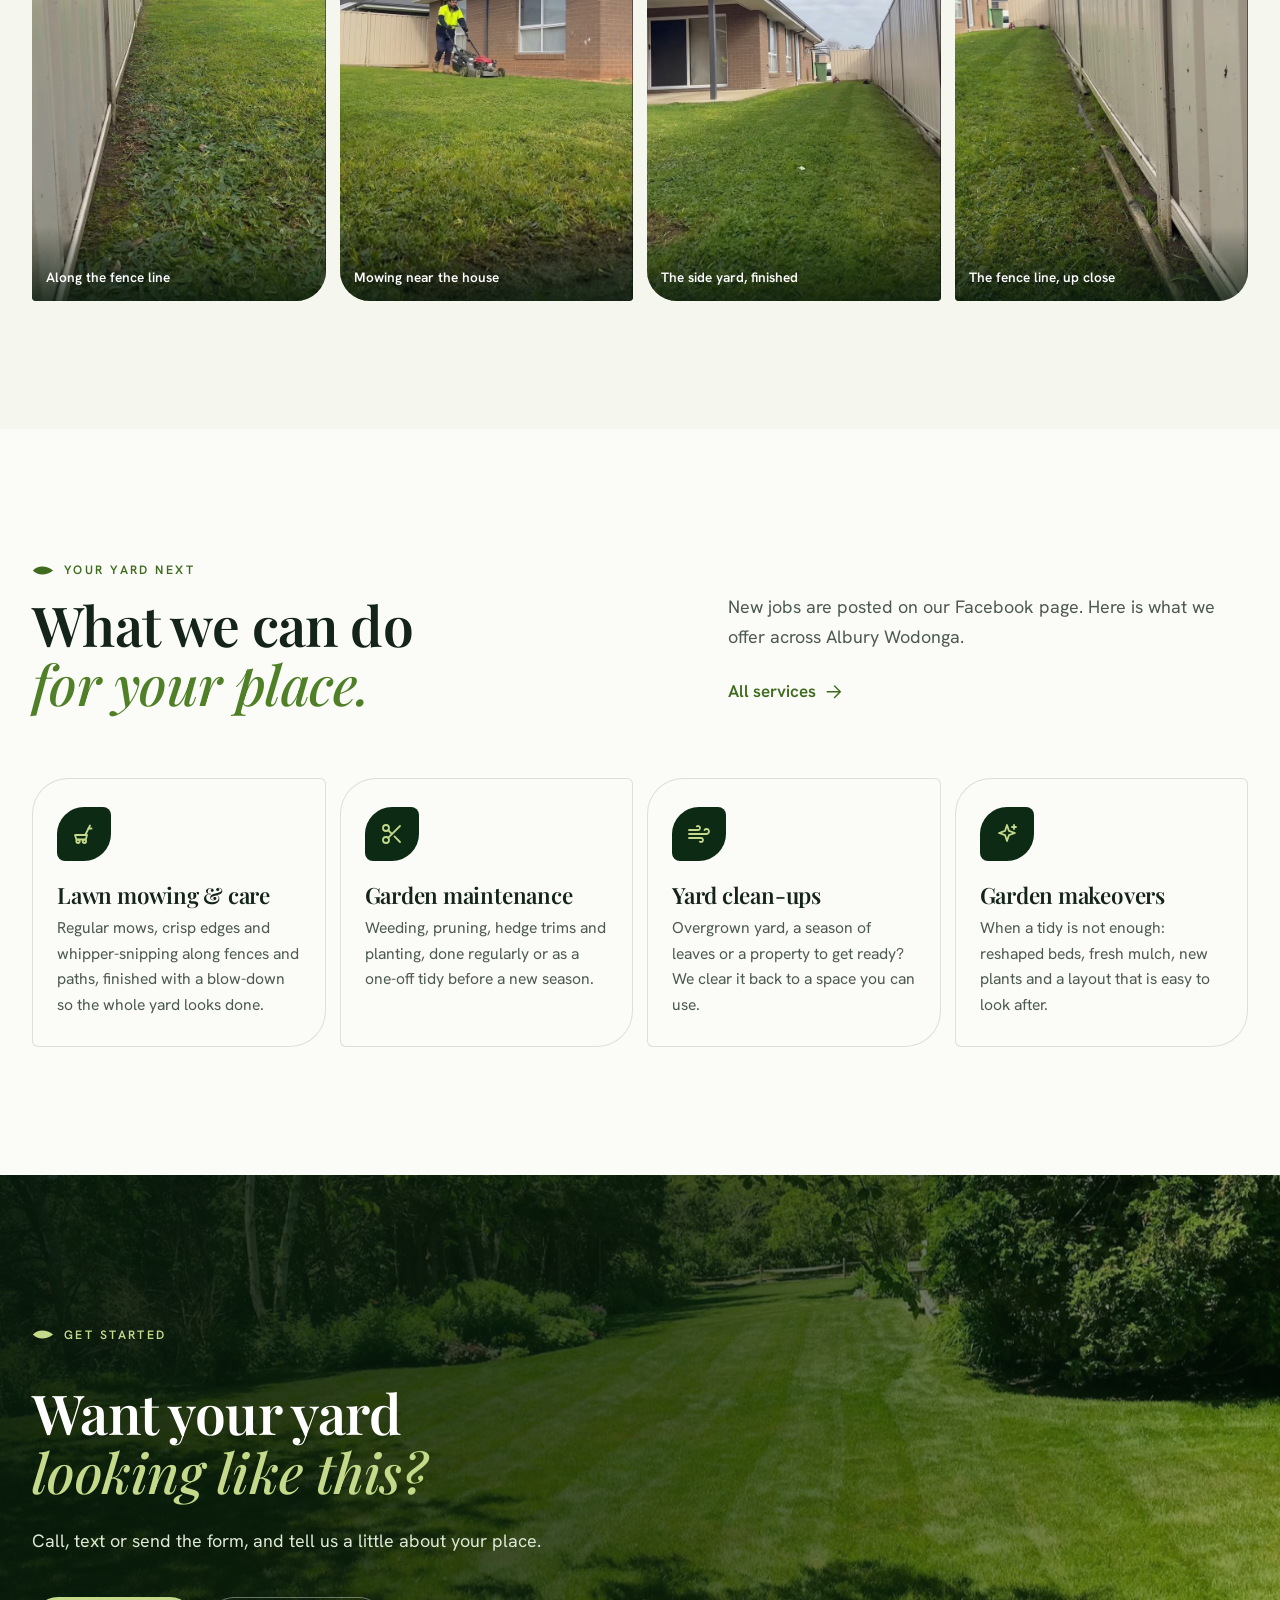
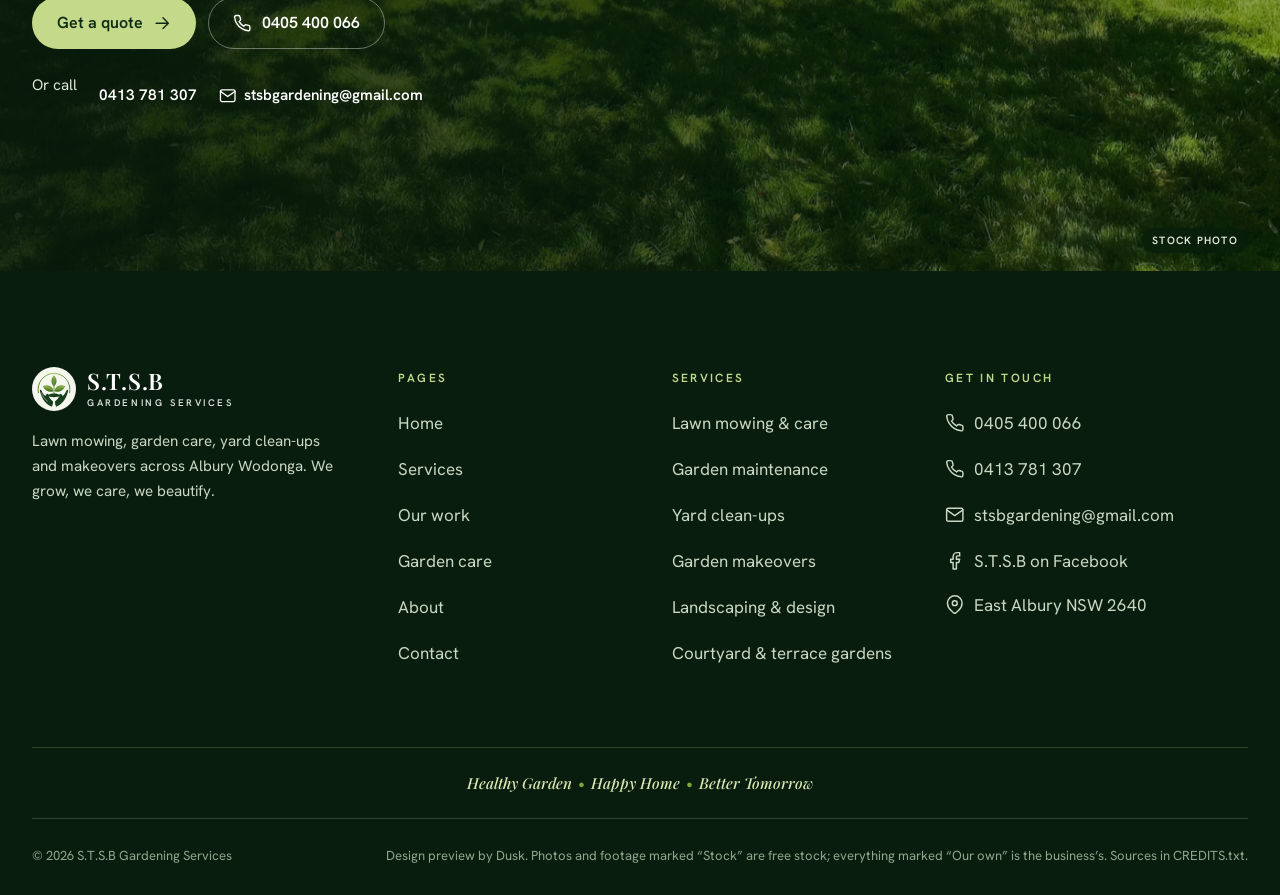
<file: work.html>
<!doctype html>
<html lang="en-AU">
<head>
<meta charset="utf-8">
<meta name="viewport" content="width=device-width, initial-scale=1, viewport-fit=cover">
<title>Our work | S.T.S.B Gardening Services, Albury Wodonga</title>
<meta name="description" content="Photos and footage from an STSB job in Albury Wodonga: a backyard and side path mowed right up to the fence line.">
<meta name="robots" content="noindex, nofollow">
<meta name="theme-color" content="#0d2a15">
<meta name="format-detection" content="telephone=no">
<link rel="icon" href="assets/brand/mark.svg" type="image/svg+xml">
<link rel="icon" href="assets/brand/favicon-32.png" sizes="32x32" type="image/png">
<link rel="apple-touch-icon" href="assets/brand/apple-touch-icon.png">
<link rel="preconnect" href="https://fonts.googleapis.com">
<link rel="preconnect" href="https://fonts.gstatic.com" crossorigin>
<link href="https://fonts.googleapis.com/css2?family=Hanken+Grotesk:wght@400;500;600;700&amp;family=Playfair+Display:ital,wght@0,500;0,600;0,700;1,500;1,600&amp;display=swap" rel="stylesheet">
<link rel="stylesheet" href="assets/css/site.css?v=1">
<script>
(function(){var r=document.documentElement;r.classList.add('js');
try{if(!matchMedia('(prefers-reduced-motion: reduce)').matches)r.classList.add('motion')}catch(e){}
// the intro plays when the site is opened or refreshed, not when moving between pages (?intro=0 skips it)
var nav=null,bf=false;try{nav=sessionStorage.getItem('stsb-nav');sessionStorage.removeItem('stsb-nav')}catch(e){}
try{var en=performance.getEntriesByType('navigation')[0];bf=!!(en&&en.type==='back_forward')}catch(e){}
if(r.classList.contains('motion')&&!nav&&!bf&&!/[?&]intro=0/.test(location.search))r.classList.add('intro-on');
setTimeout(function(){if(!window.__stsb){r.classList.remove('motion');r.classList.remove('intro-on')}},4500);
// if a newer version has been published than the copy this browser kept, load the new one once
try{var B='1';fetch('version.txt?'+Date.now(),{cache:'no-store'}).then(function(x){return x.ok?x.text():''}).then(function(t){t=(t||'').trim();
if(/^\d+$/.test(t)&&t!==B&&!new RegExp('[?&]r='+t+'(&|$)').test(location.search)){location.replace(location.pathname+'?r='+t+location.hash)}}).catch(function(){})}catch(e){}
})();
</script>
<script src="assets/js/site.js?v=1" defer></script>
</head>
<body class="page-work">
<a class="skip" href="#main">Skip to content</a>
<svg class="sr" aria-hidden="true" focusable="false" width="0" height="0"><defs>
<symbol id="i-phone" viewBox="0 0 24 24"><path d="M22 16.92v3a2 2 0 0 1-2.18 2 19.79 19.79 0 0 1-8.63-3.07 19.5 19.5 0 0 1-6-6 19.79 19.79 0 0 1-3.07-8.67A2 2 0 0 1 4.11 2h3a2 2 0 0 1 2 1.72 12.84 12.84 0 0 0 .7 2.81 2 2 0 0 1-.45 2.11L8.09 9.91a16 16 0 0 0 6 6l1.27-1.27a2 2 0 0 1 2.11-.45 12.84 12.84 0 0 0 2.81.7A2 2 0 0 1 22 16.92z"/></symbol>
<symbol id="i-sms" viewBox="0 0 24 24"><path d="M21 11.5a8.4 8.4 0 0 1-12.2 7.5L3 21l2-5.6A8.5 8.5 0 1 1 21 11.5z"/><path d="M8 11.5h.01M12 11.5h.01M16 11.5h.01"/></symbol>
<symbol id="i-mail" viewBox="0 0 24 24"><path d="M4 4h16a2 2 0 0 1 2 2v12a2 2 0 0 1-2 2H4a2 2 0 0 1-2-2V6a2 2 0 0 1 2-2z"/><path d="M22 6l-10 7L2 6"/></symbol>
<symbol id="i-pin" viewBox="0 0 24 24"><path d="M21 10c0 7-9 13-9 13s-9-6-9-13a9 9 0 0 1 18 0z"/><circle cx="12" cy="10" r="3"/></symbol>
<symbol id="i-fb" viewBox="0 0 24 24"><path d="M18 2h-3a5 5 0 0 0-5 5v3H7v4h3v8h4v-8h3l1-4h-4V7a1 1 0 0 1 1-1h3z"/></symbol>
<symbol id="i-go" viewBox="0 0 24 24"><path d="M4 12h16M13 5l7 7-7 7"/></symbol>
<symbol id="i-back" viewBox="0 0 24 24"><path d="M20 12H4M11 5l-7 7 7 7"/></symbol>
<symbol id="i-check" viewBox="0 0 24 24"><path d="M20 6L9 17l-5-5"/></symbol>
<symbol id="i-x" viewBox="0 0 24 24"><path d="M18 6L6 18M6 6l12 12"/></symbol>
<symbol id="i-menu" viewBox="0 0 24 24"><path d="M4 7h16M4 12h16M4 17h10"/></symbol>
<symbol id="i-left" viewBox="0 0 24 24"><path d="M15 18l-6-6 6-6"/></symbol>
<symbol id="i-right" viewBox="0 0 24 24"><path d="M9 18l6-6-6-6"/></symbol>
<symbol id="i-play" viewBox="0 0 24 24"><path d="M7 4l13 8-13 8z"/></symbol>
<symbol id="i-pause" viewBox="0 0 24 24"><path d="M6 4h4v16H6zM14 4h4v16h-4z"/></symbol>
<symbol id="i-leaf" viewBox="0 0 24 24"><path d="M11 20A7 7 0 0 1 9.8 6.1C15.5 5 17 4.48 19 2c1 2 2 4.18 2 8 0 5.5-4.78 10-10 10Z"/><path d="M2 21c0-3 1.85-5.36 5.08-6C9.5 14.52 12 13 13 12"/></symbol>
<symbol id="i-sprout" viewBox="0 0 24 24"><path d="M7 20h10"/><path d="M10 20c5.5-2.5.8-6.4 3-10"/><path d="M9.5 9.4c1.1.8 1.8 2.2 2.3 3.7-2 .4-3.5.4-4.8-.3-1.2-.6-2.3-1.9-3-4.2 2.8-.5 4.4 0 5.5.8z"/><path d="M14.1 6a7 7 0 0 0-1.1 4c1.9-.1 3.3-.6 4.3-1.4 1-1 1.6-2.3 1.7-4.6-2.7.1-4 1-4.9 2z"/></symbol>
<symbol id="i-mower" viewBox="0 0 24 24"><path d="M13.5 12.5L18 3.5"/><path d="M16.5 6.5h3"/><path d="M3 13h12l-1.2 4.5H4.4z"/><circle cx="6" cy="19.3" r="1.7"/><circle cx="12.4" cy="19.3" r="1.7"/></symbol>
<symbol id="i-shears" viewBox="0 0 24 24"><circle cx="6" cy="6" r="3"/><circle cx="6" cy="18" r="3"/><path d="M20 4L8.12 15.88M14.47 14.48L20 20M8.12 8.12L12 12"/></symbol>
<symbol id="i-wind" viewBox="0 0 24 24"><path d="M12.8 19.6A2 2 0 1 0 14 16H2"/><path d="M17.5 8a2.5 2.5 0 1 1 2 4H2"/><path d="M9.8 4.4A2 2 0 1 1 11 8H2"/></symbol>
<symbol id="i-spark" viewBox="0 0 24 24"><path d="M12 3l1.9 5.8L20 11l-6.1 2.2L12 19l-1.9-5.8L4 11l6.1-2.2z"/><path d="M19 3v4M17 5h4"/></symbol>
<symbol id="i-stones" viewBox="0 0 24 24"><ellipse cx="7.5" cy="18.5" rx="4" ry="2.2"/><ellipse cx="15" cy="12" rx="3.8" ry="2.1"/><ellipse cx="9" cy="5.5" rx="3.3" ry="1.9"/></symbol>
<symbol id="i-pot" viewBox="0 0 24 24"><path d="M6.5 13h11l-1.6 8H8.1z"/><path d="M12 13V7.5"/><path d="M12 10c-2.6 0-4.2-1.6-4.6-4.2 2.6 0 4.2 1.6 4.6 4.2z"/><path d="M12 8c.4-2.6 2-4.2 4.6-4.2-.4 2.6-2 4.2-4.6 4.2z"/></symbol>
<symbol id="i-users" viewBox="0 0 24 24"><path d="M16 21v-2a4 4 0 0 0-4-4H6a4 4 0 0 0-4 4v2"/><circle cx="9" cy="7" r="4"/><path d="M22 21v-2a4 4 0 0 0-3-3.87M16 3.13a4 4 0 0 1 0 7.75"/></symbol>
<symbol id="i-shield" viewBox="0 0 24 24"><path d="M12 22s8-4 8-10V5l-8-3-8 3v7c0 6 8 10 8 10z"/><path d="M9 12l2 2 4-4"/></symbol>
<symbol id="i-eco" viewBox="0 0 24 24"><circle cx="12" cy="12" r="9.5"/><path d="M8 16c0-5 3-8 8.5-8.5C16.5 13 13 16 8 16z"/><path d="M8 16l4-4"/></symbol>
<symbol id="i-heart" viewBox="0 0 24 24"><path d="M20.8 4.6a5.5 5.5 0 0 0-7.8 0L12 5.7l-1-1.1a5.5 5.5 0 0 0-7.8 7.8l1 1.1L12 21l7.8-7.5 1-1.1a5.5 5.5 0 0 0 0-7.8z"/></symbol>
<symbol id="i-flower" viewBox="0 0 24 24"><circle cx="12" cy="12" r="3"/><path d="M12 16.5A4.5 4.5 0 1 1 7.5 12 4.5 4.5 0 1 1 12 7.5a4.5 4.5 0 1 1 4.5 4.5 4.5 4.5 0 1 1-4.5 4.5"/></symbol>
<symbol id="i-sun" viewBox="0 0 24 24"><circle cx="12" cy="12" r="4"/><path d="M12 2v2M12 20v2M4.93 4.93l1.41 1.41M17.66 17.66l1.41 1.41M2 12h2M20 12h2M6.34 17.66l-1.41 1.41M19.07 4.93l-1.41 1.41"/></symbol>
<symbol id="i-snow" viewBox="0 0 24 24"><path d="M2 12h20M12 2v20M20 16l-4-4 4-4M4 8l4 4-4 4M16 4l-4 4-4-4M8 20l4-4 4 4"/></symbol>
<symbol id="i-cal" viewBox="0 0 24 24"><rect x="3" y="4" width="18" height="18" rx="2"/><path d="M16 2v4M8 2v4M3 10h18"/></symbol>
<symbol id="i-camera" viewBox="0 0 24 24"><path d="M14.5 4h-5L7 7H4a2 2 0 0 0-2 2v9a2 2 0 0 0 2 2h16a2 2 0 0 0 2-2V9a2 2 0 0 0-2-2h-3z"/><circle cx="12" cy="13" r="3"/></symbol>
<symbol id="i-clock" viewBox="0 0 24 24"><circle cx="12" cy="12" r="9"/><path d="M12 7v5l3 2"/></symbol>
</defs></svg>
<div class="intro">
  <svg class="im" viewBox="-50 -50 100 100" preserveAspectRatio="xMidYMid slice" aria-hidden="true"><path class="fill" fill-rule="evenodd" d="M-90 -90H90V90H-90Z"/><path class="edge" vector-effect="non-scaling-stroke" d="M0 0"/></svg>
  <div class="intro-c" aria-hidden="true">
    <svg class="intro-mark" viewBox="0 0 200 200">
      <defs><linearGradient id="ilf" x1="0" y1="0" x2="0" y2="1"><stop offset="0" stop-color="#86ad41"/><stop offset="1" stop-color="#40701f"/></linearGradient>
      <linearGradient id="iarc" x1="0" y1="0" x2="1" y2="0"><stop offset="0" stop-color="#4f7f26"/><stop offset=".5" stop-color="#9fc05e"/><stop offset="1" stop-color="#4f7f26"/></linearGradient></defs>
      <path class="a" pathLength="1" d="M18 120 A84 84 0 1 1 182 120" fill="none" stroke="url(#iarc)" stroke-width="5" stroke-linecap="round"/>
      <path class="st" d="M100 126 V58" stroke="#40701f" stroke-width="3.6" stroke-linecap="round"/>
      <g class="lf t"><path d="M100 86 C82 71 82 47 100 28 C118 47 118 71 100 86Z" fill="url(#ilf)"/><path d="M100 82 V38" stroke="#eef3df" stroke-width="1.5" stroke-linecap="round" opacity=".7"/></g>
      <g class="lf l"><path d="M98 110 C84 120 54 114 41 85 C68 74 92 86 98 110Z" fill="url(#ilf)"/><path d="M96 106 Q72 94 48 87" fill="none" stroke="#eef3df" stroke-width="1.5" stroke-linecap="round" opacity=".7"/></g>
      <g class="lf r"><path d="M102 110 C116 120 146 114 159 85 C132 74 108 86 102 110Z" fill="url(#ilf)"/><path d="M104 106 Q128 94 152 87" fill="none" stroke="#eef3df" stroke-width="1.5" stroke-linecap="round" opacity=".7"/></g>
      <path class="sl" d="M66 137 C73 125 88 121 100 124 C112 121 127 125 134 137 C121 145 79 145 66 137Z" fill="#173f1d"/>
      <g class="hd" fill="#173f1d">
        <path id="ihand" d="M88 193 C62 184 37 158 26 112 C24 104 31 102 34 108 C40 121 46 131 54 137 C57 131 62 126 67 125 C72 125 73 130 70 134 C76 147 85 158 95 166 C95 176 93 186 88 193Z"/>
        <use href="#ihand" transform="matrix(-1 0 0 1 200 0)"/>
        <path id="ifl" d="M35 120 C42 141 53 156 66 165" fill="none" stroke="#f5f6ee" stroke-width="2.2" stroke-linecap="round"/>
        <use href="#ifl" transform="matrix(-1 0 0 1 200 0)"/>
      </g>
    </svg>
    <div class="intro-wm"><span style="--i:0">S</span><span style="--i:1">.</span><span style="--i:2">T</span><span style="--i:3">.</span><span style="--i:4">S</span><span style="--i:5">.</span><span style="--i:6">B</span></div>
    <div class="intro-sub">Gardening Services</div>
    <div class="intro-tag"><span style="--i:0">We grow</span><i style="--i:1">&bull;</i><span style="--i:2">We care</span><i style="--i:3">&bull;</i><span style="--i:4">We beautify</span></div>
  </div>
  <button class="intro-skip" type="button">Skip intro</button>
</div>
<p class="strip"><span class="s-long"><b>Design preview</b> for S.T.S.B Gardening Services, prepared by Dusk. Not the live website: the quote forms send nothing.</span><span class="s-short"><b>Design preview</b> by Dusk. The forms send nothing.</span></p>
<header class="hdr">
  <div class="wrap hdr-in">
    <a class="brand" href="index.html" aria-label="S.T.S.B Gardening Services, home"><img src="assets/brand/mark.svg" alt="" width="44" height="44"><span class="wm" aria-hidden="true"><b>S.T.S.B</b><small>Gardening Services</small></span></a>
    <nav class="nav" aria-label="Main"><a href="index.html">Home</a><a href="services.html">Services</a><a href="work.html" aria-current="page">Our work</a><a href="care.html">Garden care</a><a href="about.html">About</a><a href="contact.html">Contact</a></nav>
    <a class="hdr-call" href="tel:+61405400066"><svg class="ico" aria-hidden="true"><use href="#i-phone"/></svg>0405 400 066</a>
    <a class="btn btn-sm btn-sprout" href="contact.html">Get a quote</a>
    <button class="menu-btn" type="button" aria-expanded="false" aria-controls="mnav" aria-label="Open menu"><svg class="ico" aria-hidden="true"><use href="#i-menu"/></svg></button>
  </div>
</header>
<div class="mnav" id="mnav" role="dialog" aria-modal="true" aria-label="Menu" aria-hidden="true">
  <div class="mnav-top"><a class="brand" href="index.html" aria-label="S.T.S.B Gardening Services, home"><img src="assets/brand/mark.svg" alt="" width="44" height="44"><span class="wm" aria-hidden="true"><b>S.T.S.B</b><small>Gardening Services</small></span></a>
  <button class="menu-btn mnav-close" type="button" aria-label="Close menu" style="display:grid"><svg class="ico" aria-hidden="true"><use href="#i-x"/></svg></button></div>
  <ul><li style="--i:0"><a href="index.html">Home<svg class="ico" aria-hidden="true"><use href="#i-go"/></svg></a></li><li style="--i:1"><a href="services.html">Services<svg class="ico" aria-hidden="true"><use href="#i-go"/></svg></a></li><li style="--i:2"><a href="work.html" aria-current="page">Our work<svg class="ico" aria-hidden="true"><use href="#i-go"/></svg></a></li><li style="--i:3"><a href="care.html">Garden care<svg class="ico" aria-hidden="true"><use href="#i-go"/></svg></a></li><li style="--i:4"><a href="about.html">About<svg class="ico" aria-hidden="true"><use href="#i-go"/></svg></a></li><li style="--i:5"><a href="contact.html">Contact<svg class="ico" aria-hidden="true"><use href="#i-go"/></svg></a></li></ul>
  <div class="btns"><a class="btn btn-sprout" href="tel:+61405400066"><svg class="ico" aria-hidden="true"><use href="#i-phone"/></svg>Call 0405 400 066</a><a class="btn btn-ghost" href="contact.html">Get a quote<svg class="ico go" aria-hidden="true"><use href="#i-go"/></svg></a></div>
</div>
<main id="main">
<section class="shero" aria-labelledby="ph-t">
  <svg class="orn" viewBox="0 0 300 400" aria-hidden="true"><path d="M150 6C262 70 292 250 150 394 8 250 38 70 150 6Z" fill="currentColor"/></svg>
  <div class="wrap shero-in">
    <div>
      <p class="crumbs"><a href="index.html">Home</a><svg class="ico" aria-hidden="true"><use href="#i-right"/></svg><span>Our work</span></p>
      <p class="eyebrow">Our work</p>
      <h1 class="h1" id="ph-t"><span class="ln"><span>Our own work,</span></span><span class="ln"><span><em>filmed on the day.</em></span></span></h1>
      <p class="lede">Every photo and clip on this page is from an STSB job in Albury Wodonga. This backyard and side path were mowed right up to the fence line and left neat and clear.</p>
      <div class="notes">
        <div class="note"><b>Where</b><span>Albury Wodonga</span></div>
        <div class="note"><b>The job</b><span>Backyard and side path</span></div>
        <div class="note"><b>Done</b><span>Mowed up to the fence line</span></div>
      </div>
      <div class="btns"><a class="btn btn-sprout" href="contact.html">Get a quote<svg class="ico go" aria-hidden="true"><use href="#i-go"/></svg></a><a class="btn btn-ghost" href="https://www.facebook.com/people/STSB/61590838142933/" target="_blank" rel="noopener"><svg class="ico" aria-hidden="true"><use href="#i-fb"/></svg>See it on Facebook</a></div>
    </div>
    <div class="phone" data-rv="scale">
      <video muted playsinline loop preload="none" poster="assets/video/job-reel.jpg" data-lg="assets/video/job-reel-720.mp4" data-sm="assets/video/job-reel-480.mp4" aria-label="Our own footage: mowing a backyard in Albury Wodonga"></video>
      <button class="play" type="button" aria-label="Pause video"><svg class="ico i-pause" aria-hidden="true"><use href="#i-pause"/></svg><svg class="ico i-play" aria-hidden="true"><use href="#i-play"/></svg></button>
      <span class="tag own">Our own footage</span>
    </div>
  </div>
</section>

<section class="sec" aria-labelledby="gl-t">
  <div class="wrap">
    <div class="sec-hd split"><div><p class="eyebrow">On the day</p><h2 class="h2" id="gl-t" data-rv>A closer look at <em>the job.</em></h2></div><p class="lede" data-rv style="--d:120">Stills from our own footage. Tap any photo to see it larger.</p></div>
    <div class="gal" data-lb-group><button type="button" data-lb data-full="assets/img/job-00.jpg" data-cap="Side yard along the colorbond fence" aria-label="View photo: Side yard along the colorbond fence" data-rv style="--d:0"><img src="assets/img/job-00.jpg" alt="Side yard along the colorbond fence" width="720" height="900" loading="lazy" decoding="async"><span class="cap">Side yard along the colorbond fence</span></button><button type="button" data-lb data-full="assets/img/job-03.jpg" data-cap="Undercover patio and back lawn" aria-label="View photo: Undercover patio and back lawn" data-rv style="--d:80"><img src="assets/img/job-03.jpg" alt="Undercover patio and back lawn" width="720" height="900" loading="lazy" decoding="async"><span class="cap">Undercover patio and back lawn</span></button><button type="button" data-lb data-full="assets/img/job-05.jpg" data-cap="Mowing the back lawn" aria-label="View photo: Mowing the back lawn" data-rv style="--d:160"><img src="assets/img/job-05.jpg" alt="Mowing the back lawn" width="720" height="900" loading="lazy" decoding="async"><span class="cap">Mowing the back lawn</span></button><button type="button" data-lb data-full="assets/img/job-06.jpg" data-cap="Working along the back fence" aria-label="View photo: Working along the back fence" data-rv style="--d:240"><img src="assets/img/job-06.jpg" alt="Working along the back fence" width="720" height="900" loading="lazy" decoding="async"><span class="cap">Working along the back fence</span></button><button type="button" data-lb data-full="assets/img/job-10.jpg" data-cap="Along the fence line" aria-label="View photo: Along the fence line" data-rv style="--d:0"><img src="assets/img/job-10.jpg" alt="Along the fence line" width="720" height="900" loading="lazy" decoding="async"><span class="cap">Along the fence line</span></button><button type="button" data-lb data-full="assets/img/job-13.jpg" data-cap="Mowing near the house" aria-label="View photo: Mowing near the house" data-rv style="--d:80"><img src="assets/img/job-13.jpg" alt="Mowing near the house" width="720" height="900" loading="lazy" decoding="async"><span class="cap">Mowing near the house</span></button><button type="button" data-lb data-full="assets/img/job-14.jpg" data-cap="The side yard, finished" aria-label="View photo: The side yard, finished" data-rv style="--d:160"><img src="assets/img/job-14.jpg" alt="The side yard, finished" width="720" height="900" loading="lazy" decoding="async"><span class="cap">The side yard, finished</span></button><button type="button" data-lb data-full="assets/img/job-16.jpg" data-cap="The fence line, up close" aria-label="View photo: The fence line, up close" data-rv style="--d:240"><img src="assets/img/job-16.jpg" alt="The fence line, up close" width="720" height="900" loading="lazy" decoding="async"><span class="cap">The fence line, up close</span></button></div>
  </div>
</section>

<section class="sec paper" aria-labelledby="nx-t">
  <div class="wrap">
    <div class="sec-hd split"><div><p class="eyebrow">Your yard next</p><h2 class="h2" id="nx-t" data-rv>What we can do <em>for your place.</em></h2></div><div data-rv style="--d:120"><p class="lede">New jobs are posted on our Facebook page. Here is what we offer across Albury Wodonga.</p><a class="link" href="services.html">All services<svg class="ico" aria-hidden="true"><use href="#i-go"/></svg></a></div></div>
    <div class="vals"><a class="val" href="services.html#lawn" style="text-decoration:none;--d:0" data-rv><div class="ic"><svg class="ico" aria-hidden="true"><use href="#i-mower"/></svg></div><h3>Lawn mowing &amp; care</h3><p>Regular mows, crisp edges and whipper-snipping along fences and paths, finished with a blow-down so the whole yard looks done.</p></a><a class="val" href="services.html#maintenance" style="text-decoration:none;--d:80" data-rv><div class="ic"><svg class="ico" aria-hidden="true"><use href="#i-shears"/></svg></div><h3>Garden maintenance</h3><p>Weeding, pruning, hedge trims and planting, done regularly or as a one-off tidy before a new season.</p></a><a class="val" href="services.html#cleanup" style="text-decoration:none;--d:160" data-rv><div class="ic"><svg class="ico" aria-hidden="true"><use href="#i-wind"/></svg></div><h3>Yard clean-ups</h3><p>Overgrown yard, a season of leaves or a property to get ready? We clear it back to a space you can use.</p></a><a class="val" href="services.html#makeover" style="text-decoration:none;--d:240" data-rv><div class="ic"><svg class="ico" aria-hidden="true"><use href="#i-spark"/></svg></div><h3>Garden makeovers</h3><p>When a tidy is not enough: reshaped beds, fresh mulch, new plants and a layout that is easy to look after.</p></a></div>
  </div>
</section>
</main>
<section class="cta" aria-labelledby="ct-t">
  <div class="cta-bg" data-px="0.1"><img src="assets/img/stock-striped-lawn.jpg" srcset="assets/img/stock-striped-lawn-sm.jpg 760w, assets/img/stock-striped-lawn.jpg 1400w" sizes="100vw" alt="" width="1400" height="1050" loading="lazy" decoding="async"></div>
  <div class="wrap"><div class="cta-in">
    <p class="eyebrow on-dark">Get started</p>
    <h2 class="h2" id="ct-t" data-rv>Want your yard <em>looking like this?</em></h2>
    <p class="lede" data-rv style="--d:100">Call, text or send the form, and tell us a little about your place.</p>
    <div class="btns" data-rv style="--d:180"><a class="btn btn-sprout" href="contact.html">Get a quote<svg class="ico go" aria-hidden="true"><use href="#i-go"/></svg></a><a class="btn btn-ghost" href="tel:+61405400066"><svg class="ico" aria-hidden="true"><use href="#i-phone"/></svg>0405 400 066</a></div>
    <div class="phones"><span>Or call</span><a href="tel:+61413781307">0413 781 307</a><a href="mailto:stsbgardening@gmail.com"><svg class="ico" aria-hidden="true"><use href="#i-mail"/></svg>stsbgardening@gmail.com</a></div>
  </div></div>
  <span class="tag">Stock photo</span>
</section>
<footer class="ftr">
  <div class="wrap">
    <div class="ftr-g">
      <div>
        <a class="brand" href="index.html" aria-label="S.T.S.B Gardening Services, home"><img src="assets/brand/mark.svg" alt="" width="44" height="44"><span class="wm" aria-hidden="true"><b>S.T.S.B</b><small>Gardening Services</small></span></a>
        <p>Lawn mowing, garden care, yard clean-ups and makeovers across Albury Wodonga. We grow, we care, we beautify.</p>
      </div>
      <div><h4>Pages</h4><ul><li><a href="index.html">Home</a></li><li><a href="services.html">Services</a></li><li><a href="work.html">Our work</a></li><li><a href="care.html">Garden care</a></li><li><a href="about.html">About</a></li><li><a href="contact.html">Contact</a></li></ul></div>
      <div><h4>Services</h4><ul>
        <li><a href="services.html#lawn">Lawn mowing &amp; care</a></li><li><a href="services.html#maintenance">Garden maintenance</a></li><li><a href="services.html#cleanup">Yard clean-ups</a></li><li><a href="services.html#makeover">Garden makeovers</a></li><li><a href="services.html#landscaping">Landscaping &amp; design</a></li><li><a href="services.html#courtyard">Courtyard &amp; terrace gardens</a></li></ul></div>
      <div><h4>Get in touch</h4><ul>
        <li><a href="tel:+61405400066"><svg class="ico" aria-hidden="true"><use href="#i-phone"/></svg>0405 400 066</a></li>
        <li><a href="tel:+61413781307"><svg class="ico" aria-hidden="true"><use href="#i-phone"/></svg>0413 781 307</a></li>
        <li><a href="mailto:stsbgardening@gmail.com"><svg class="ico" aria-hidden="true"><use href="#i-mail"/></svg>stsbgardening@gmail.com</a></li>
        <li><a href="https://www.facebook.com/people/STSB/61590838142933/" target="_blank" rel="noopener"><svg class="ico" aria-hidden="true"><use href="#i-fb"/></svg>S.T.S.B on Facebook</a></li>
        <li><span style="display:inline-flex;align-items:center;gap:10px;min-height:40px"><svg class="ico" aria-hidden="true"><use href="#i-pin"/></svg>East Albury NSW 2640</span></li></ul></div>
    </div>
    <p class="ftr-line">Healthy Garden<span>&bull;</span>Happy Home<span>&bull;</span>Better Tomorrow</p>
    <div class="ftr-base"><span>&copy; <span data-year>2026</span> S.T.S.B Gardening Services</span><span>Design preview by Dusk. Photos and footage marked &ldquo;Stock&rdquo; are free stock; everything marked &ldquo;Our own&rdquo; is the business&rsquo;s. Sources in CREDITS.txt.</span></div>
  </div>
</footer>
<div class="callbar"><a class="btn btn-sprout" href="tel:+61405400066"><svg class="ico" aria-hidden="true"><use href="#i-phone"/></svg>Call</a><a class="btn btn-ghost" style="color:#fff" href="contact.html">Get a quote</a></div>
</body>
</html>
</file>
<file: assets/css/site.css>
/* S.T.S.B Gardening Services: design preview by Dusk
   Brand colours are sampled from the business's own flyer (forest green, leaf green, cream). */

:root{
  --forest:#0d2a15; --forest-2:#123620; --forest-3:#1a4626; --pine:#173f1d;
  --leaf:#3f6b1f; --leaf-2:#4f7f26; --fern:#7fa63a; --sprout:#c4da8a; --sprout-2:#dce9b5;
  --cream:#f5f6ee; --paper:#fbfbf7; --stone:#e9ecdf;
  --ink:#14241a; --muted:#4c5a4f; --muted-d:#b9c7b4; --line:rgba(23,63,29,.14); --line-d:rgba(220,233,181,.18);
  --serif:'Playfair Display',Georgia,'Times New Roman',serif;
  --sans:'Hanken Grotesk',system-ui,-apple-system,'Segoe UI',Roboto,sans-serif;
  --leaf-r:64px 8px 64px 8px; --leaf-r-s:36px 6px 36px 6px;
  --ease:cubic-bezier(.22,.8,.2,1); --ease-io:cubic-bezier(.65,0,.35,1);
  --hdr:76px; --gut:20px;
  --wrap:min(1220px,calc(100% - 2*var(--gut)));
  --shadow:0 1px 2px rgba(13,42,21,.06),0 12px 32px -12px rgba(13,42,21,.22);
  --shadow-l:0 30px 80px -30px rgba(7,26,12,.55);
}
@media (min-width:760px){:root{--gut:32px}}

*,*::before,*::after{box-sizing:border-box}
html{-webkit-text-size-adjust:100%;text-size-adjust:100%;scroll-padding-top:calc(var(--hdr) + 20px)}
body{margin:0;background:var(--cream);color:var(--ink);font:400 1.0625rem/1.65 var(--sans);-webkit-font-smoothing:antialiased;-moz-osx-font-smoothing:grayscale;overflow-x:clip}
img,video,svg{display:block;max-width:100%}
img{height:auto}
a{color:inherit;text-decoration-thickness:1px;text-underline-offset:3px}
button,input,select,textarea{font:inherit;color:inherit}
button{cursor:pointer}
h1,h2,h3,h4{font-family:var(--serif);font-weight:600;line-height:1.08;letter-spacing:-.01em;margin:0;text-wrap:balance}
p{margin:0 0 1em}
p:last-child{margin-bottom:0}
em{font-style:italic}
::selection{background:var(--sprout);color:var(--forest)}
:focus-visible{outline:3px solid var(--fern);outline-offset:3px;border-radius:6px}
[hidden]{display:none!important}
.sr{position:absolute!important;width:1px;height:1px;padding:0;margin:-1px;overflow:hidden;clip:rect(0 0 0 0);white-space:nowrap;border:0}
.skip{position:absolute;left:12px;top:-60px;z-index:300;background:var(--forest);color:var(--cream);padding:10px 16px;border-radius:10px;text-decoration:none;font-weight:600}
.skip:focus{top:12px}
.wrap{width:var(--wrap);margin-inline:auto}
.ico{width:1.15em;height:1.15em;fill:none;stroke:currentColor;stroke-width:1.8;stroke-linecap:round;stroke-linejoin:round;flex:none}
@view-transition{navigation:auto}
::view-transition-old(root),::view-transition-new(root){animation-duration:.32s}

/* ---------- preview strip ---------- */
.strip{margin:0;background:#081d0e;color:#cfdcc6;font-size:.78rem;line-height:1.35;text-align:center;padding:8px var(--gut)}
.strip b{color:var(--sprout);font-weight:600}
.s-short{display:none}
@media (max-width:640px){.s-long{display:none}.s-short{display:inline}}

/* ---------- type helpers ---------- */
.eyebrow{display:inline-flex;align-items:center;gap:10px;font:600 .76rem/1 var(--sans);letter-spacing:.2em;text-transform:uppercase;color:var(--leaf);margin:0 0 18px}
.eyebrow::before{content:"";width:22px;height:12px;flex:none;background:currentColor;-webkit-mask:url("../brand/leaf.svg") center/contain no-repeat;mask:url("../brand/leaf.svg") center/contain no-repeat}
.dark .eyebrow,.eyebrow.on-dark{color:var(--sprout)}
.h2{font-size:clamp(2rem,4.3vw,3.55rem)}
.h2 em,.h1 em,.h3 em{font-weight:500;color:var(--leaf-2)}
.dark .h2 em,.dark .h1 em,.on-dark em{color:var(--sprout)}
.lede{font-size:clamp(1.06rem,1.4vw,1.22rem);color:var(--muted);max-width:60ch}
.dark .lede{color:var(--muted-d)}
.sec{padding:clamp(76px,10vw,140px) 0}
.sec-hd{display:grid;gap:18px;margin-bottom:clamp(36px,5vw,64px)}
@media (min-width:980px){.sec-hd.split{grid-template-columns:1.1fr .9fr;align-items:end;gap:60px}}
.dark{background:var(--forest);color:var(--cream)}
.paper{background:var(--paper)}
.tag{position:absolute;z-index:2;left:12px;bottom:12px;font:600 .66rem/1 var(--sans);letter-spacing:.12em;text-transform:uppercase;padding:7px 10px;border-radius:999px;background:rgba(8,29,14,.62);color:#e8efdd;-webkit-backdrop-filter:blur(6px);backdrop-filter:blur(6px)}
.tag.own{background:rgba(196,218,138,.92);color:var(--forest)}

/* ---------- buttons ---------- */
.btns{display:flex;flex-wrap:wrap;gap:12px}
.btn{--bg:var(--leaf);--fg:#fff;display:inline-flex;align-items:center;justify-content:center;gap:10px;min-height:52px;padding:0 24px;border-radius:999px;border:1.5px solid transparent;background:var(--bg);color:var(--fg);font:600 1rem/1 var(--sans);text-decoration:none;white-space:nowrap;transition:background-color .25s var(--ease),color .25s,border-color .25s,transform .25s var(--ease),box-shadow .25s}
.btn .ico{transition:transform .3s var(--ease)}
.btn:hover{--bg:var(--pine)}
.btn:hover .go{transform:translateX(4px)}
.btn:active{transform:scale(.98)}
.btn-sprout{--bg:var(--sprout);--fg:var(--forest)}
.btn-sprout:hover{--bg:#d6e7a4}
.btn-ghost{--bg:transparent;--fg:currentColor;border-color:color-mix(in srgb,currentColor 38%,transparent)}
.btn-ghost:hover{--bg:color-mix(in srgb,currentColor 10%,transparent);border-color:currentColor}
.btn-sm{min-height:44px;padding:0 18px;font-size:.94rem}
.link{display:inline-flex;align-items:center;gap:8px;font-weight:600;color:var(--leaf);text-decoration:none;min-height:44px}
.link .ico{transition:transform .3s var(--ease)}
.link:hover .ico{transform:translateX(4px)}
.dark .link{color:var(--sprout)}

/* ---------- header ---------- */
.hdr{position:sticky;top:0;z-index:60;height:var(--hdr);color:#fff;transition:background-color .35s var(--ease),color .35s,box-shadow .35s,transform .4s var(--ease)}
.hdr::before{content:"";position:absolute;inset:0 0 -30px;background:linear-gradient(rgba(5,20,9,.55),transparent);pointer-events:none;transition:opacity .35s}
.hdr.solid{background:rgba(245,246,238,.94);color:var(--ink);box-shadow:0 1px 0 var(--line),0 10px 30px -18px rgba(13,42,21,.35);-webkit-backdrop-filter:saturate(1.2) blur(12px);backdrop-filter:saturate(1.2) blur(12px)}
.hdr.solid::before,.hdr.light::before{opacity:0}
.hdr.light{color:var(--ink)}
.hdr-in{position:relative;height:100%;display:flex;align-items:center;gap:20px}
.brand{display:flex;align-items:center;gap:11px;text-decoration:none;margin-right:auto;min-height:44px}
.brand img{width:44px;height:44px;border-radius:50%;background:var(--cream);padding:3px;box-shadow:0 0 0 1px rgba(255,255,255,.25)}
.hdr.solid .brand img,.hdr.light .brand img{box-shadow:0 0 0 1px var(--line)}
.wm{display:flex;flex-direction:column;line-height:1}
.wm b{font:600 1.42rem/1 var(--serif);letter-spacing:.04em}
.wm small{font:600 .6rem/1 var(--sans);letter-spacing:.27em;text-transform:uppercase;margin-top:5px;opacity:.86}
.nav{display:none}
.nav a{position:relative;text-decoration:none;font-weight:500;font-size:.97rem;padding:10px 2px;min-height:44px;display:inline-flex;align-items:center}
.nav a::after{content:"";position:absolute;left:2px;right:2px;bottom:6px;height:1.5px;background:currentColor;transform:scaleX(0);transform-origin:right;transition:transform .35s var(--ease)}
.nav a:hover::after,.nav a[aria-current="page"]::after{transform:scaleX(1);transform-origin:left}
.hdr-call{display:none;align-items:center;gap:8px;text-decoration:none;font-weight:600;min-height:44px}
.hdr .btn{display:none}
.menu-btn{width:46px;height:46px;border-radius:50%;border:1.5px solid color-mix(in srgb,currentColor 35%,transparent);background:transparent;display:grid;place-items:center}
.menu-btn .ico{width:22px;height:22px}
@media (min-width:1080px){
  .nav{display:flex;gap:26px}
  .hdr .btn{display:inline-flex}
  .menu-btn{display:none}
}
@media (min-width:1240px){.hdr-call{display:inline-flex}}

/* mobile menu */
.mnav{position:fixed;inset:0;z-index:80;background:var(--forest);color:var(--cream);display:flex;flex-direction:column;padding:calc(env(safe-area-inset-top) + 18px) var(--gut) calc(env(safe-area-inset-bottom) + 24px);visibility:hidden;opacity:0;transition:opacity .35s var(--ease),visibility 0s .35s;overflow-y:auto}
.mnav.open{visibility:visible;opacity:1;transition:opacity .35s var(--ease)}
.mnav-top{display:flex;align-items:center;justify-content:space-between;min-height:56px}
.mnav-top .wm b{color:var(--cream)}
.mnav ul{list-style:none;margin:28px 0 0;padding:0;display:grid}
.mnav li{border-bottom:1px solid var(--line-d)}
.mnav li a{display:flex;align-items:center;justify-content:space-between;padding:16px 2px;font:500 clamp(1.7rem,7vw,2.3rem)/1.1 var(--serif);text-decoration:none}
.mnav li a[aria-current="page"]{color:var(--sprout)}
.mnav li a .ico{opacity:.5}
.mnav .btns{margin-top:auto;padding-top:28px}
.mnav .btn{flex:1 1 100%}
html.motion .mnav li{opacity:0;transform:translateY(18px);transition:opacity .45s var(--ease),transform .45s var(--ease)}
html.motion .mnav.open li{opacity:1;transform:none;transition-delay:calc(.06s*var(--i) + .08s)}
.no-scroll{overflow:hidden}

/* ---------- intro (fresh open only) ---------- */
.intro{position:fixed;inset:0;z-index:200;display:none;cursor:pointer}
html.intro-on .intro{display:block}
html.intro-on body{overflow:hidden}
.intro .im{position:absolute;inset:0;width:100%;height:100%}
.intro .im .fill{fill:var(--cream)}
.intro .im .edge{fill:none;stroke:var(--fern);stroke-width:2;opacity:0}
.intro-c{position:absolute;inset:0;display:flex;flex-direction:column;align-items:center;justify-content:center;text-align:center;padding:24px;color:var(--pine);transition:opacity .4s var(--ease),transform .7s var(--ease)}
.intro.out .intro-c{opacity:0;transform:scale(.94)}
.intro-mark{width:clamp(118px,22vmin,176px);height:auto;overflow:visible}
.intro-mark .a{stroke-dasharray:1;stroke-dashoffset:1}
.intro-mark .lf,.intro-mark .st,.intro-mark .hd,.intro-mark .sl{transform-box:fill-box;opacity:0}
.intro-mark .st{transform-origin:50% 100%;transform:scaleY(0)}
.intro-mark .lf{transform-origin:50% 100%;transform:scale(0)}
.intro-mark .lf.l{transform-origin:100% 100%}
.intro-mark .lf.r{transform-origin:0 100%}
.intro-mark .hd{transform:translateY(26px)}
.intro-wm{display:flex;justify-content:center;margin-top:clamp(16px,3vmin,26px);font:600 clamp(2.6rem,9vmin,4.4rem)/1 var(--serif);letter-spacing:.06em;color:var(--pine);overflow:hidden;padding-bottom:4px}
.intro-wm span{display:inline-block;transform:translateY(105%)}
.intro-sub{margin-top:12px;font:600 clamp(.7rem,1.9vmin,.86rem)/1 var(--sans);letter-spacing:.6em;text-transform:uppercase;color:var(--leaf);opacity:0;padding-left:.32em}
.intro-tag{display:flex;gap:10px;justify-content:center;flex-wrap:wrap;margin-top:18px;font:500 clamp(.92rem,2.2vmin,1.08rem)/1.2 var(--serif);font-style:italic;color:var(--muted)}
.intro-tag span{opacity:0;transform:translateY(8px)}
.intro-tag i{font-style:normal;color:var(--fern);opacity:0}
.intro-skip{position:absolute;right:max(16px,env(safe-area-inset-right));bottom:max(16px,env(safe-area-inset-bottom));min-height:44px;padding:0 16px;border:0;background:transparent;color:var(--leaf);font:600 .86rem/1 var(--sans);letter-spacing:.06em;text-decoration:underline;text-underline-offset:4px;transition:opacity .3s}
.intro.out .intro-skip{opacity:0}
.intro.go .intro-mark .a{animation:dash 1s var(--ease) .05s forwards}
.intro.go .intro-mark .st{animation:grow .55s var(--ease) .35s forwards}
.intro.go .intro-mark .lf.t{animation:pop .6s var(--ease) .6s forwards}
.intro.go .intro-mark .lf.l{animation:pop .6s var(--ease) .72s forwards}
.intro.go .intro-mark .lf.r{animation:pop .6s var(--ease) .84s forwards}
.intro.go .intro-mark .sl{animation:fade .5s var(--ease) .3s forwards}
.intro.go .intro-mark .hd{animation:rise .8s var(--ease) .15s forwards}
.intro.go .intro-wm span{animation:up .7s var(--ease) forwards;animation-delay:calc(.95s + var(--i)*.06s)}
.intro.go .intro-sub{animation:track .9s var(--ease) 1.35s forwards}
.intro.go .intro-tag span,.intro.go .intro-tag i{animation:fadeup .55s var(--ease) forwards;animation-delay:calc(1.7s + var(--i)*.14s)}
@keyframes dash{to{stroke-dashoffset:0}}
@keyframes grow{to{transform:scaleY(1);opacity:1}}
@keyframes pop{0%{transform:scale(0);opacity:1}70%{transform:scale(1.04);opacity:1}100%{transform:scale(1);opacity:1}}
@keyframes rise{to{transform:none;opacity:1}}
@keyframes fade{to{opacity:1}}
@keyframes up{to{transform:none}}
@keyframes track{from{opacity:0;letter-spacing:.6em}to{opacity:1;letter-spacing:.32em}}
@keyframes fadeup{to{opacity:1;transform:none}}

/* ---------- home hero ---------- */
.hero{position:relative;margin-top:calc(-1*var(--hdr));min-height:100vh;min-height:100svh;color:#fff;display:flex;flex-direction:column;isolation:isolate;overflow:clip;background:var(--forest)}
.hero-media{position:absolute;inset:0;z-index:-2}
.hero-media video,.hero-media img{position:absolute;inset:0;width:100%;height:100%;object-fit:cover;opacity:0;transition:opacity 1.4s var(--ease)}
.hero-media .on{opacity:1}
html.motion .hero-media .on{animation:kb 9s linear forwards}
@keyframes kb{from{transform:scale(1.04)}to{transform:scale(1.13)}}
.hero-shade{position:absolute;inset:0;z-index:-1;background:
  linear-gradient(90deg,rgba(6,24,11,.86) 0%,rgba(6,24,11,.6) 42%,rgba(6,24,11,.18) 75%,rgba(6,24,11,.3) 100%),
  linear-gradient(0deg,rgba(6,24,11,.85) 0%,rgba(6,24,11,0) 34%),
  linear-gradient(180deg,rgba(6,24,11,.55) 0%,rgba(6,24,11,0) 22%)}
.hero-in{flex:1;display:grid;gap:36px;align-content:center;padding:calc(var(--hdr) + 40px) 0 40px}
@media (min-width:1000px){.hero-in{grid-template-columns:minmax(0,1.25fr) minmax(360px,.75fr);align-items:center;gap:56px;padding-bottom:70px}}
.hero .eyebrow{color:var(--sprout)}
.h1{font-size:clamp(2.75rem,6.6vw,5.7rem);line-height:1;letter-spacing:-.015em}
.h1 .ln{display:block;overflow:hidden;padding-bottom:.06em;margin-bottom:-.06em}
.h1 .ln>span{display:inline-block}
.h1 em{color:var(--sprout)}
html.motion .h1 .ln>span{transform:translateY(108%);transition:transform 1.1s var(--ease)}
html.motion.ready .h1 .ln>span{transform:none}
html.motion.ready .h1 .ln:nth-child(2)>span{transition-delay:.1s}
html.motion.ready .h1 .ln:nth-child(3)>span{transition-delay:.2s}
.hero-copy .lede{color:#dfe8d6;margin:26px 0 30px;max-width:52ch}
.hero-copy>.eyebrow,.hero-copy .lede,.hero-copy .btns,.hero-ticks,.qq{transition:opacity .9s var(--ease),transform .9s var(--ease)}
html.motion .hero-copy>.eyebrow,html.motion .hero-copy .lede,html.motion .hero-copy .btns,html.motion .hero-ticks,html.motion .qq{opacity:0;transform:translateY(22px)}
html.motion.ready .hero-copy>.eyebrow,html.motion.ready .hero-copy .lede,html.motion.ready .hero-copy .btns,html.motion.ready .hero-ticks,html.motion.ready .qq{opacity:1;transform:none}
html.motion.ready .hero-copy .lede{transition-delay:.35s}
html.motion.ready .hero-copy .btns{transition-delay:.45s}
html.motion.ready .hero-ticks{transition-delay:.55s}
html.motion.ready .qq{transition-delay:.5s}
.hero-ticks{list-style:none;padding:0;margin:30px 0 0;display:flex;flex-wrap:wrap;gap:10px 22px;font-size:.92rem;color:#dfe8d6}
.hero-ticks li{display:flex;align-items:center;gap:8px}
.hero-ticks .ico{color:var(--sprout)}
.hero-foot{position:relative;display:flex;align-items:center;justify-content:space-between;gap:16px;padding:0 0 22px}
.clips{display:flex;gap:10px;list-style:none;margin:0;padding:0}
.clips button{display:grid;gap:8px;min-width:66px;min-height:44px;padding:8px 0;border:0;background:none;color:#e6eedc;font:600 .66rem/1 var(--sans);letter-spacing:.14em;text-transform:uppercase;text-align:left;opacity:.62;transition:opacity .3s}
.clips button[aria-pressed="true"]{opacity:1}
.clips i{display:block;height:2px;background:rgba(255,255,255,.28);border-radius:2px;overflow:hidden}
.clips i::after{content:"";display:block;height:100%;width:100%;background:var(--sprout);transform:scaleX(0);transform-origin:left}
.clips button[aria-pressed="true"] i::after{animation:prog var(--dur,6.2s) linear forwards}
.clips.paused button i::after{animation-play-state:paused}
@keyframes prog{to{transform:scaleX(1)}}
.hero-foot .tag{position:static;background:rgba(8,29,14,.5)}
@media (max-width:999px){.clips{display:none}}

/* quick quote card */
.qq{position:relative;background:var(--paper);color:var(--ink);border-radius:var(--leaf-r-s);padding:26px 22px 22px;box-shadow:var(--shadow-l);overflow:hidden;max-width:520px;width:100%}
@media (min-width:600px){.qq{padding:30px 30px 26px;border-radius:var(--leaf-r)}}
.qq-hd{display:flex;align-items:center;justify-content:space-between;gap:12px;margin-bottom:6px}
.qq-hd h2{font-size:1.5rem}
.qq-step{font:600 .74rem/1 var(--sans);letter-spacing:.14em;text-transform:uppercase;color:var(--muted)}
.qq-bar{height:3px;border-radius:3px;background:var(--stone);margin:14px 0 20px;overflow:hidden}
.qq-bar i{display:block;height:100%;width:33.4%;background:var(--leaf);border-radius:3px;transition:width .5s var(--ease)}
.qq-q{font:600 1.04rem/1.35 var(--sans);margin:0 0 12px}
.chips{display:flex;flex-wrap:wrap;gap:8px;border:0;margin:0;padding:0;min-width:0}
.chip{position:relative}
.chip input{position:absolute;opacity:0;inset:0;margin:0;cursor:pointer}
.chip span{display:inline-flex;align-items:center;gap:8px;min-height:44px;padding:0 15px;border-radius:999px;border:1.5px solid var(--line);background:#fff;font-weight:500;font-size:.95rem;transition:background-color .2s,border-color .2s,color .2s}
.chip span .ico{width:1.05em;height:1.05em;color:var(--leaf)}
.chip input:hover+span{border-color:var(--fern)}
.chip input:checked+span{background:var(--forest);border-color:var(--forest);color:var(--cream)}
.chip input:checked+span .ico{color:var(--sprout)}
.chip input:focus-visible+span{outline:3px solid var(--fern);outline-offset:2px}
.seg{display:grid;grid-template-columns:repeat(var(--n,3),1fr);gap:6px;border:0;padding:0;margin:0 0 16px;min-width:0}
.seg legend{font-weight:600;font-size:.95rem;margin-bottom:8px;padding:0}
.seg label{position:relative}
.seg input{position:absolute;opacity:0;inset:0;margin:0;cursor:pointer}
.seg span{display:grid;place-items:center;text-align:center;min-height:48px;padding:6px 8px;border-radius:12px;border:1.5px solid var(--line);background:#fff;font-size:.88rem;font-weight:500;line-height:1.2;transition:background-color .2s,border-color .2s,color .2s}
.seg span small{display:block;font-weight:400;font-size:.74rem;color:var(--muted);margin-top:2px}
.seg input:checked+span{background:var(--forest);color:var(--cream);border-color:var(--forest)}
.seg input:checked+span small{color:var(--muted-d)}
.seg input:focus-visible+span{outline:3px solid var(--fern);outline-offset:2px}
.field{display:grid;gap:6px;margin-bottom:12px}
.field label{font-weight:600;font-size:.92rem}
.field label small{font-weight:400;color:var(--muted)}
.field input,.field select,.field textarea{width:100%;min-height:50px;padding:12px 14px;border-radius:12px;border:1.5px solid var(--line);background:#fff;font-size:16px;transition:border-color .2s,box-shadow .2s}
.field textarea{min-height:110px;resize:vertical}
.field input:focus,.field select:focus,.field textarea:focus{outline:none;border-color:var(--leaf);box-shadow:0 0 0 4px rgba(127,166,58,.22)}
.field .err{display:none;color:#a3311e;font-size:.85rem;font-weight:500}
.field.bad input,.field.bad select{border-color:#b43a22}
.field.bad .err{display:block}
.grp-err{display:none;color:#a3311e;font-size:.86rem;font-weight:500;margin-top:10px}
.grp-err.show{display:block}
.st-panel[hidden]{display:none}
html.motion .st-panel{animation:stepin .45s var(--ease)}
@keyframes stepin{from{opacity:0;transform:translateX(18px)}to{opacity:1;transform:none}}
.st-nav{display:flex;align-items:center;justify-content:space-between;gap:10px;margin-top:20px}
.st-nav .back{display:inline-flex;align-items:center;gap:6px;min-height:44px;padding:0 6px;border:0;background:none;color:var(--muted);font-weight:600}
.st-nav .back[hidden]{display:inline-flex!important;visibility:hidden}
.fine{font-size:.8rem;color:var(--muted);margin-top:12px}
.done{text-align:center;padding:10px 0 4px}
.done .ok{width:62px;height:62px;border-radius:50% 8px 50% 8px;margin:0 auto 16px;display:grid;place-items:center;background:var(--forest);color:var(--sprout)}
.done .ok .ico{width:28px;height:28px;stroke-width:2.4}
.done h3{font-size:1.6rem;margin-bottom:8px}
.done p{color:var(--muted)}
.done .btns{justify-content:center;margin-top:18px}

/* ---------- marquee ---------- */
.marq{background:var(--forest-2);color:var(--sprout-2);overflow:hidden;border-block:1px solid var(--line-d)}
.marq-t{display:flex;width:max-content}
.marq ul{display:flex;align-items:center;list-style:none;margin:0;padding:18px 0;gap:0}
.marq li{display:flex;align-items:center;gap:28px;padding-right:28px;font:500 clamp(1.05rem,1.8vw,1.35rem)/1 var(--serif);font-style:italic;white-space:nowrap}
.marq li::after{content:"";width:18px;height:10px;background:var(--fern);-webkit-mask:url("../brand/leaf.svg") center/contain no-repeat;mask:url("../brand/leaf.svg") center/contain no-repeat}
html.motion .marq-t{animation:marq 38s linear infinite}
.marq:hover .marq-t{animation-play-state:paused}
@keyframes marq{to{transform:translateX(-50%)}}

/* ---------- promise (pinned) ---------- */
.promise{position:relative;background:var(--cream)}
.promise-pin{display:grid;gap:34px;padding:clamp(80px,10vw,130px) 0}
.promise-in{display:grid;gap:34px;align-items:center}
@media (min-width:980px){.promise-in{grid-template-columns:1.05fr .95fr;gap:70px}}
.pl{list-style:none;margin:0;padding:0;display:grid;gap:clamp(8px,1.6vh,18px)}
.pl li{position:relative}
.pl b{display:block;font:600 clamp(2.6rem,7vw,5.6rem)/1.02 var(--serif);letter-spacing:-.02em;color:var(--pine);transition:color .6s var(--ease)}
.pl b em{font-weight:500;color:var(--leaf-2)}
.pl p{margin:8px 0 0;max-width:42ch;color:var(--muted);font-size:1rem;transition:opacity .6s var(--ease),max-height .6s var(--ease)}
.pl .vine{position:absolute;left:0;top:calc(clamp(2.6rem,7vw,5.6rem)*1.1);width:min(360px,70%);height:14px;overflow:visible;color:var(--fern)}
.pl .vine path{stroke-dasharray:1;stroke-dashoffset:1;transition:stroke-dashoffset 1s var(--ease)}
.pl li.on .vine path{stroke-dashoffset:0}
html.motion .promise.pinned .pl b,html.motion .promise.pinned .pl b em{color:#cfd6c7;transition:color .6s var(--ease)}
html.motion .promise.pinned .pl li.on b em,html.motion .promise.pinned .pl li.past b em{color:var(--leaf-2)}
html.motion .promise.pinned .pl li.on b,html.motion .promise.pinned .pl li.past b{color:var(--pine)}
html.motion .promise.pinned .pl li p{opacity:0;max-height:0;overflow:hidden;margin-top:0}
html.motion .promise.pinned .pl li.on p{opacity:1;max-height:6em;margin-top:14px}
.pl p{transition:opacity .6s var(--ease),max-height .6s var(--ease),margin-top .6s var(--ease)}
.p-frame{position:relative;aspect-ratio:4/5;border-radius:var(--leaf-r);overflow:hidden;box-shadow:var(--shadow);background:var(--stone);max-height:72vh;width:100%;justify-self:center;max-width:520px}
.p-frame img{position:absolute;inset:0;width:100%;height:100%;object-fit:cover;opacity:0;transform:scale(1.08);transition:opacity .9s var(--ease),transform 1.6s var(--ease)}
.p-frame img.on{opacity:1;transform:none}
.p-frame .tag{transition:opacity .4s}
.p-badge{position:absolute;right:-14px;top:22px;z-index:3;width:clamp(116px,14vw,150px);aspect-ratio:1;border-radius:50% 6px 50% 6px;background:var(--forest);color:var(--cream);display:grid;place-items:center;text-align:center;padding:16px;font:500 .95rem/1.15 var(--serif);font-style:italic;box-shadow:var(--shadow);transform:rotate(-8deg)}
.p-badge b{display:block;font:600 .64rem/1.2 var(--sans);font-style:normal;letter-spacing:.14em;text-transform:uppercase;color:var(--sprout);margin-top:6px}
.promise-quote{font:500 clamp(1.15rem,1.7vw,1.4rem)/1.45 var(--serif);font-style:italic;color:var(--pine);max-width:36ch;margin-top:26px;padding-left:18px;border-left:2px solid var(--fern)}
@media (min-width:980px){
  html.motion .promise.pinned{height:330vh}
  html.motion .promise.pinned .promise-pin{position:sticky;top:0;height:100vh;height:100svh;padding:calc(var(--hdr) + 10px) 0 30px;align-content:center}
}
@media (max-width:979px){
  .p-frame{aspect-ratio:5/4;max-height:none;border-radius:var(--leaf-r-s)}
  .p-badge{width:96px;right:10px;top:12px;bottom:auto;font-size:.78rem;padding:12px}
  html.motion .promise.pinned{height:240vh}
  html.motion .promise.pinned .promise-pin{position:sticky;top:0;height:100vh;height:100svh;padding:calc(var(--hdr) + 8px) 0 18px;align-content:center;gap:0}
  html.motion .promise.pinned .promise-in{gap:22px}
  html.motion .promise.pinned .p-frame{max-height:36svh;aspect-ratio:auto;height:36svh}
  html.motion .promise.pinned .pl b{font-size:clamp(2.3rem,11vw,3.2rem)}
  html.motion .promise.pinned .pl p{max-height:0;overflow:hidden}
  html.motion .promise.pinned .pl li.on p{max-height:6em}
  html.motion .promise.pinned .promise-quote{display:none}
  html.motion .promise.pinned .pl .vine{top:clamp(2.5rem,12vw,3.5rem)}
}

/* ---------- services stack ---------- */
.stack{display:grid;gap:22px}
.svc{position:sticky;top:calc(var(--hdr) + 16px + var(--i)*12px);border-radius:var(--leaf-r-s);}
.svc-in{position:relative;display:grid;border-radius:inherit;overflow:hidden;background:var(--paper);box-shadow:var(--shadow);transform-origin:50% 0;will-change:transform}
.svc-in::after{content:"";position:absolute;inset:0;background:#06180b;opacity:var(--dim,0);pointer-events:none;border-radius:inherit}
.svc:nth-child(even) .svc-in{background:var(--forest);color:var(--cream)}
.svc-txt{padding:26px 22px 28px;display:flex;flex-direction:column}
.svc-n{display:flex;align-items:center;gap:12px;font:600 .78rem/1 var(--sans);letter-spacing:.18em;color:var(--leaf);margin-bottom:16px}
.svc:nth-child(even) .svc-n{color:var(--sprout)}
.svc-n .ic{width:40px;height:40px;border-radius:50% 6px 50% 6px;display:grid;place-items:center;background:rgba(127,166,58,.16)}
.svc-n .ico{width:20px;height:20px}
.svc h3{font-size:clamp(1.65rem,2.8vw,2.5rem);margin-bottom:12px}
.svc-txt>p{color:var(--muted);max-width:46ch}
.svc:nth-child(even) .svc-txt>p{color:var(--muted-d)}
.ticks{list-style:none;padding:0;margin:16px 0 0;display:grid;gap:8px}
.ticks li{display:flex;gap:10px;align-items:flex-start;font-weight:500}
.ticks .ico{color:var(--leaf-2);margin-top:4px;width:1em;height:1em;stroke-width:2.4}
.dark .ticks .ico,.svc:nth-child(even) .ticks .ico{color:var(--sprout)}
.svc-txt .link{margin-top:auto;padding-top:18px}
.svc:nth-child(even) .link{color:var(--sprout)}
.svc-img{position:relative;min-height:210px;order:-1}
.svc-img img{position:absolute;inset:0;width:100%;height:100%;object-fit:cover}
@media (min-width:860px){
  .svc{border-radius:var(--leaf-r)}
  .svc-in{grid-template-columns:1fr 1.08fr;min-height:min(540px,calc(100vh - var(--hdr) - 110px))}
  .svc-img{order:0;min-height:0}
  .svc-txt{padding:clamp(34px,4vw,56px)}
  .svc:nth-child(even) .svc-img{order:-1}
}
@media (max-width:859px){.svc-txt>p{font-size:.98rem}}

/* ---------- real job reel ---------- */
.job{position:relative;overflow:clip}
.job-in{display:grid;gap:44px;align-items:center}
@media (min-width:980px){.job-in{grid-template-columns:1.1fr .9fr;gap:70px}}
.phone{position:relative;width:min(340px,80vw);margin-inline:auto;aspect-ratio:9/16;border-radius:42px;padding:9px;background:linear-gradient(145deg,#24402a,#07150a);box-shadow:var(--shadow-l),inset 0 0 0 1px rgba(255,255,255,.08)}
.phone video,.phone img{width:100%;height:100%;object-fit:cover;border-radius:34px;background:#0a1f0f}
.phone::before{content:"";position:absolute;z-index:2;top:20px;left:50%;width:84px;height:22px;margin-left:-42px;border-radius:20px;background:#05110a}
.phone .tag{left:50%;transform:translateX(-50%);bottom:22px;white-space:nowrap}
.play{position:absolute;z-index:3;right:20px;top:54px;width:46px;height:46px;border-radius:50%;border:0;background:rgba(8,29,14,.6);color:#fff;display:grid;place-items:center;-webkit-backdrop-filter:blur(6px);backdrop-filter:blur(6px)}
.play .ico{width:18px;height:18px;fill:currentColor;stroke:none}
.play .i-play{display:none}
.play.paused .i-play{display:block}
.play.paused .i-pause{display:none}
.stills{display:grid;grid-template-columns:repeat(3,1fr);gap:10px;margin-top:30px}
.stills button{position:relative;border:0;padding:0;background:var(--forest-2);aspect-ratio:4/5;overflow:hidden;border-radius:26px 4px 26px 4px}
.stills img{width:100%;height:100%;object-fit:cover;transition:transform .8s var(--ease)}
.stills button:hover img{transform:scale(1.06)}
.job-orn{position:absolute;right:-8%;top:-10%;width:min(620px,70vw);opacity:.06;pointer-events:none;color:var(--sprout)}

/* ---------- values ---------- */
.vals{display:grid;gap:14px}
@media (min-width:640px){.vals{grid-template-columns:repeat(2,1fr)}}
@media (min-width:1080px){.vals{grid-template-columns:repeat(4,1fr)}}
.val{position:relative;padding:28px 24px;border-radius:var(--leaf-r-s);background:var(--paper);border:1px solid var(--line);transition:transform .45s var(--ease),box-shadow .45s var(--ease),border-color .45s}
.val:hover{transform:translateY(-4px);box-shadow:var(--shadow);border-color:transparent}
.val .ic{width:54px;height:54px;border-radius:50% 8px 50% 8px;display:grid;place-items:center;background:var(--forest);color:var(--sprout);margin-bottom:22px}
.val .ic .ico{width:24px;height:24px}
.val h3{font-size:1.4rem;margin-bottom:8px}
.val p{color:var(--muted);font-size:.98rem}
.vals-wrap{display:grid;gap:40px;align-items:center}
@media (min-width:1080px){.vals-wrap{grid-template-columns:.8fr 2fr}}
.leafbadge{position:relative;width:min(300px,70vw);aspect-ratio:3/4;justify-self:center}
.leafbadge svg{width:100%;height:100%;overflow:visible}
.leafbadge .t{position:absolute;inset:0;display:grid;place-items:center;align-content:center;text-align:center;color:var(--cream);padding:24% 16%}
.leafbadge .t i{font:500 clamp(1.1rem,2vw,1.35rem)/1.1 var(--serif);color:var(--sprout)}
.leafbadge .t b{font:700 clamp(1.4rem,2.6vw,1.9rem)/1.1 var(--sans);letter-spacing:.02em;text-transform:uppercase;margin-top:8px}

/* ---------- seasons ---------- */
.seasons{display:grid;gap:26px}
@media (min-width:980px){.seasons{grid-template-columns:1fr 1.15fr;gap:60px;align-items:stretch}}
.tabs{display:flex;gap:6px;flex-wrap:wrap;margin-bottom:24px}
.tabs button{position:relative;display:inline-flex;align-items:center;gap:8px;min-height:46px;padding:0 16px;border-radius:999px;border:1.5px solid var(--line);background:transparent;font-weight:600;font-size:.95rem;transition:background-color .25s,color .25s,border-color .25s}
.tabs button .ico{color:var(--leaf)}
.tabs button[aria-selected="true"]{background:var(--forest);color:var(--cream);border-color:var(--forest)}
.tabs button[aria-selected="true"] .ico{color:var(--sprout)}
.tabs .now{font:700 .58rem/1 var(--sans);letter-spacing:.14em;text-transform:uppercase;background:var(--sprout);color:var(--forest);padding:4px 6px;border-radius:999px}
.s-panel h3{font-size:clamp(1.6rem,2.4vw,2.1rem);margin-bottom:6px}
.s-panel .months{font:600 .78rem/1 var(--sans);letter-spacing:.14em;text-transform:uppercase;color:var(--muted);margin-bottom:16px}
.s-panel[hidden]{display:none}
html.motion .s-panel{animation:fadeup2 .55s var(--ease)}
@keyframes fadeup2{from{opacity:0;transform:translateY(12px)}to{opacity:1;transform:none}}
.s-img{position:relative;border-radius:var(--leaf-r);overflow:hidden;min-height:300px;background:var(--stone)}
.s-img img{position:absolute;inset:0;width:100%;height:100%;object-fit:cover;clip-path:inset(0 0 0 100%);transition:clip-path 1s var(--ease-io)}
.s-img img.on{clip-path:inset(0 0 0 0)}
.s-img img.was{clip-path:inset(0 0 0 0);z-index:0}
.s-img img.on{z-index:1}
@media (max-width:979px){.s-img{border-radius:var(--leaf-r-s);min-height:240px;order:-1}}
.s-note{font-size:.82rem;color:var(--muted);margin-top:16px}

/* ---------- area map ---------- */
.area{display:grid;gap:34px;align-items:center}
@media (min-width:980px){.area{grid-template-columns:.9fr 1.1fr;gap:60px}}
.map{position:relative;border-radius:var(--leaf-r);background:var(--forest);overflow:hidden;box-shadow:var(--shadow)}
.map svg{width:100%;height:auto}
.map .river{fill:none;stroke:#3d6e8c;stroke-width:9;stroke-linecap:round;opacity:.75}
.map .river-l{fill:none;stroke:#7fb3cf;stroke-width:2;opacity:.6}
.map .road{fill:none;stroke:rgba(220,233,181,.16);stroke-width:2}
.map .ring{fill:none;stroke:var(--sprout);stroke-width:1.5;stroke-dasharray:4 7;opacity:.6}
.map text{font-family:var(--sans);font-weight:600;letter-spacing:.14em;fill:#d9e5cf;font-size:13px}
.map .big{font-size:17px;fill:#fff}
.map .state{font-size:12px;fill:rgba(220,233,181,.42);letter-spacing:.3em}
.map .rv{font-family:var(--serif);font-style:italic;font-weight:500;letter-spacing:.02em;fill:#9cc6dc;font-size:14px}
.map .dot{fill:#d9e5cf}
.map .pin{fill:var(--sprout)}
.map .pulse{fill:none;stroke:var(--sprout);stroke-width:2;transform-box:fill-box;transform-origin:center}
html.motion .map .pulse{animation:pulse 2.6s var(--ease) infinite}
@keyframes pulse{0%{transform:scale(.4);opacity:.9}100%{transform:scale(2.6);opacity:0}}
.map .tag{left:auto;right:14px;bottom:14px}
@media (max-width:979px){.map{border-radius:var(--leaf-r-s)}}

/* ---------- CTA band ---------- */
.cta{position:relative;overflow:clip;color:#fff;isolation:isolate;background:var(--forest)}
.cta-bg{position:absolute;inset:-12% 0;z-index:-2}
.cta-bg img{width:100%;height:100%;object-fit:cover}
.cta::before{content:"";position:absolute;inset:0;z-index:-1;background:linear-gradient(100deg,rgba(6,24,11,.92) 0%,rgba(6,24,11,.72) 50%,rgba(6,24,11,.35) 100%)}
.cta-in{padding:clamp(90px,12vw,160px) 0;display:grid;gap:24px;max-width:760px}
.cta .h2 em{color:var(--sprout)}
.cta p.lede{color:#dfe8d6}
.cta .phones{display:flex;flex-wrap:wrap;gap:8px 22px;font-size:.95rem;color:#dfe8d6}
.cta .phones a{text-decoration:none;font-weight:600;color:#fff;min-height:44px;display:inline-flex;align-items:center;gap:8px}
.cta .tag{left:auto;right:var(--gut);bottom:18px}

/* ---------- footer ---------- */
.ftr{background:#081d0e;color:#cad7c2;padding:clamp(64px,8vw,96px) 0 calc(28px + env(safe-area-inset-bottom))}
.ftr-g{display:grid;gap:40px}
@media (min-width:760px){.ftr-g{grid-template-columns:1.4fr 1fr 1fr 1.3fr}}
.ftr .brand{color:#fff;margin:0 0 18px}
.ftr .brand img{box-shadow:none}
.ftr p{font-size:.95rem;max-width:34ch}
.ftr h4{font:600 .74rem/1 var(--sans);letter-spacing:.2em;text-transform:uppercase;color:var(--sprout);margin:6px 0 16px}
.ftr ul{list-style:none;margin:0;padding:0;display:grid;gap:2px}
.ftr ul a{text-decoration:none;display:inline-flex;align-items:center;gap:10px;min-height:44px;transition:color .2s}
.ftr ul a:hover{color:#fff}
.ftr-line{margin:clamp(48px,6vw,72px) 0 26px;padding:26px 0;border-block:1px solid var(--line-d);text-align:center;font:500 clamp(1.25rem,3vw,2rem)/1.2 var(--serif);font-style:italic;color:var(--sprout-2)}
.ftr-line span{color:var(--fern);font-style:normal;padding:0 .4em}
.ftr-base{display:flex;flex-wrap:wrap;justify-content:space-between;gap:10px 30px;font-size:.82rem;color:#93a58d}

/* ---------- mobile call bar ---------- */
.callbar{position:fixed;left:0;right:0;bottom:0;z-index:55;display:grid;grid-template-columns:1fr 1fr;gap:8px;padding:10px 12px calc(10px + env(safe-area-inset-bottom));background:rgba(8,29,14,.94);-webkit-backdrop-filter:blur(12px);backdrop-filter:blur(12px);box-shadow:0 -10px 30px -12px rgba(0,0,0,.45);transform:translateY(110%);transition:transform .45s var(--ease)}
.callbar.show{transform:none}
.callbar .btn{min-height:48px;padding:0 12px}
@media (min-width:1080px){.callbar{display:none}}
@media (max-width:1079px){body{padding-bottom:calc(70px + env(safe-area-inset-bottom))}}

/* ---------- page heroes (inner pages) ---------- */
.phero{position:relative;margin-top:calc(-1*var(--hdr));min-height:min(78vh,720px);min-height:min(78svh,720px);color:#fff;display:flex;align-items:flex-end;isolation:isolate;overflow:clip;background:var(--forest)}
.phero-bg{position:absolute;inset:0;z-index:-2}
.phero-bg img{width:100%;height:100%;object-fit:cover}
html.motion .phero-bg img{animation:kb2 14s var(--ease) forwards}
@keyframes kb2{from{transform:scale(1.14)}to{transform:scale(1.02)}}
.phero::before{content:"";position:absolute;inset:0;z-index:-1;background:linear-gradient(90deg,rgba(6,24,11,.62) 0%,rgba(6,24,11,0) 70%),linear-gradient(0deg,rgba(6,24,11,.92) 0%,rgba(6,24,11,.5) 55%,rgba(6,24,11,.6) 100%)}
.phero-in{padding:calc(var(--hdr) + 70px) 0 clamp(48px,7vw,84px);display:grid;gap:18px;max-width:880px}
.phero .eyebrow{color:var(--sprout)}
.phero .h1{font-size:clamp(2.6rem,6vw,5rem)}
.phero .lede{color:#dfe8d6}
.phero .tag{left:auto;right:var(--gut);bottom:18px}
.crumbs{display:flex;gap:8px;align-items:center;font-size:.86rem;color:#c8d6c0;margin-bottom:6px}
.crumbs a{text-decoration:none;min-height:32px;display:inline-flex;align-items:center}
.crumbs a:hover{color:#fff}

/* split hero (work, about, contact) */
.shero{position:relative;margin-top:calc(-1*var(--hdr));background:var(--forest);color:var(--cream);overflow:clip}
.shero-in{display:grid;gap:44px;align-items:center;padding:calc(var(--hdr) + 54px) 0 clamp(56px,8vw,96px)}
@media (min-width:980px){.shero-in{grid-template-columns:1.1fr .9fr;gap:70px;min-height:min(86vh,820px)}}
.shero .eyebrow{color:var(--sprout)}
.shero .h1{font-size:clamp(2.6rem,6vw,5rem)}
.shero .lede{color:var(--muted-d);margin-top:20px}
.shero .btns{margin-top:28px}
.shero .orn{position:absolute;left:-12%;bottom:-30%;width:min(700px,90vw);color:var(--sprout);opacity:.05;pointer-events:none}

/* services page: sub nav + rows */
.subnav{position:sticky;top:var(--hdr);z-index:40;background:rgba(245,246,238,.95);-webkit-backdrop-filter:blur(10px);backdrop-filter:blur(10px);border-bottom:1px solid var(--line)}
.subnav ul{display:flex;gap:6px;list-style:none;margin:0 auto;padding:10px 0;overflow-x:auto;scrollbar-width:none;width:var(--wrap)}
.subnav ul::-webkit-scrollbar{display:none}
.subnav a{display:inline-flex;align-items:center;gap:8px;min-height:42px;padding:0 15px;border-radius:999px;text-decoration:none;font-weight:600;font-size:.9rem;white-space:nowrap;color:var(--muted);transition:background-color .25s,color .25s}
.subnav a.on{background:var(--forest);color:var(--cream)}
.subnav a .ico{width:1em;height:1em}
.rows{display:grid;gap:clamp(70px,9vw,130px)}
.row{display:grid;gap:30px;align-items:center;scroll-margin-top:calc(var(--hdr) + 80px)}
@media (min-width:920px){.row{grid-template-columns:1fr 1fr;gap:70px}.row:nth-child(even) .row-img{order:2}}
.row-img{position:relative;aspect-ratio:5/4;border-radius:var(--leaf-r);overflow:hidden;box-shadow:var(--shadow)}
.row:nth-child(even) .row-img{border-radius:8px 64px 8px 64px}
.row-img img{position:absolute;inset:-8% 0;width:100%;height:116%;object-fit:cover}
@media (max-width:919px){.row-img,.row:nth-child(even) .row-img{border-radius:var(--leaf-r-s)}}
.row h2{font-size:clamp(1.9rem,3.4vw,2.9rem);margin-bottom:14px}
.row .num{font:600 .78rem/1 var(--sans);letter-spacing:.18em;color:var(--leaf);margin-bottom:14px;display:flex;align-items:center;gap:12px}
.row .num::after{content:"";height:1px;width:60px;background:var(--fern)}
.row p{color:var(--muted)}
.cols2{display:grid;gap:16px 26px;margin-top:20px}
@media (min-width:560px){.cols2{grid-template-columns:1fr 1fr}}
.cols2 h4{font:600 .74rem/1 var(--sans);letter-spacing:.16em;text-transform:uppercase;color:var(--leaf);margin-bottom:10px}
.cols2 .ticks{margin:0}
.cols2 .ticks li{font-size:.97rem}

/* steps with drawn vine */
.steps{position:relative;display:grid;gap:22px;counter-reset:s}
@media (min-width:900px){.steps{grid-template-columns:repeat(3,1fr);gap:28px}}
.steps .vine{position:absolute;left:0;right:0;top:34px;height:30px;width:100%;color:var(--fern);display:none}
@media (min-width:900px){.steps .vine{display:block}}
.steps .vine path{stroke-dasharray:1;stroke-dashoffset:1;transition:stroke-dashoffset 2s var(--ease)}
.steps.in .vine path{stroke-dashoffset:0}
.step{position:relative;padding:0 6px}
.step .n{position:relative;z-index:1;width:68px;height:68px;border-radius:50% 8px 50% 8px;display:grid;place-items:center;background:var(--forest);color:var(--sprout);font:600 1.5rem/1 var(--serif);margin-bottom:22px;box-shadow:0 0 0 8px var(--cream)}
.paper .step .n{box-shadow:0 0 0 8px var(--paper)}
.step h3{font-size:1.45rem;margin-bottom:8px}
.step p{color:var(--muted)}

/* plan cards */
.plans{display:grid;gap:14px}
@media (min-width:860px){.plans{grid-template-columns:repeat(3,1fr)}}
.plan{display:flex;flex-direction:column;padding:30px 26px;border-radius:var(--leaf-r-s);background:var(--paper);border:1px solid var(--line)}
.plan.feat{background:var(--forest);color:var(--cream);border-color:var(--forest)}
.plan h3{font-size:1.6rem;margin:12px 0 8px}
.plan p{color:var(--muted)}
.plan.feat p{color:var(--muted-d)}
.plan .ic{width:50px;height:50px;border-radius:50% 8px 50% 8px;display:grid;place-items:center;background:rgba(127,166,58,.16);color:var(--leaf)}
.plan.feat .ic{background:rgba(196,218,138,.14);color:var(--sprout)}
.plan .ticks{margin-bottom:24px}
.plan .price{margin-top:auto;padding-top:18px;border-top:1px solid var(--line);font-weight:600;display:flex;justify-content:space-between;align-items:center;gap:10px}
.plan.feat .price{border-color:var(--line-d)}

/* gallery + lightbox */
.gal{display:grid;grid-template-columns:repeat(2,1fr);gap:10px}
@media (min-width:760px){.gal{grid-template-columns:repeat(4,1fr);gap:14px}}
.gal button{position:relative;border:0;padding:0;background:var(--stone);aspect-ratio:4/5;overflow:hidden;border-radius:30px 4px 30px 4px;text-align:left;color:#fff}
.gal button:nth-child(4n+2),.gal button:nth-child(4n+3){border-radius:4px 30px 4px 30px}
.gal img{width:100%;height:100%;object-fit:cover;transition:transform .9s var(--ease)}
.gal button:hover img{transform:scale(1.06)}
.gal figcaption,.gal .cap{position:absolute;left:0;right:0;bottom:0;padding:40px 14px 12px;background:linear-gradient(transparent,rgba(6,24,11,.75));font-size:.85rem;font-weight:600}
.lb{position:fixed;inset:0;z-index:150;background:rgba(5,16,8,.94);display:none;align-items:center;justify-content:center;padding:60px 12px 80px}
.lb.open{display:flex}
.lb figure{margin:0;max-width:min(900px,100%);max-height:100%;display:grid;gap:12px;justify-items:center}
.lb img{max-height:calc(100vh - 170px);max-height:calc(100svh - 170px);width:auto;max-width:100%;border-radius:20px}
.lb figcaption{color:#dfe8d6;font-size:.95rem;text-align:center}
.lb button{position:absolute;width:48px;height:48px;border-radius:50%;border:1px solid rgba(255,255,255,.25);background:rgba(255,255,255,.08);color:#fff;display:grid;place-items:center}
.lb .x{top:max(14px,env(safe-area-inset-top));right:14px}
.lb .pv{left:14px;top:50%;margin-top:-24px}
.lb .nx{right:14px;top:50%;margin-top:-24px}
@media (max-width:640px){.lb .pv,.lb .nx{top:auto;bottom:max(18px,env(safe-area-inset-bottom));margin:0}.lb .pv{left:calc(50% - 60px)}.lb .nx{right:calc(50% - 60px)}}

/* job notes */
.notes{display:grid;gap:12px;margin-top:28px}
@media (min-width:560px){.notes{grid-template-columns:repeat(3,1fr)}}
.note{padding:18px;border-radius:18px;border:1px solid var(--line-d);background:rgba(255,255,255,.03)}
.note b{display:block;font:600 .7rem/1 var(--sans);letter-spacing:.16em;text-transform:uppercase;color:var(--sprout);margin-bottom:8px}
.note span{font-size:.97rem}

/* FAQ */
.faq{display:grid;gap:10px;max-width:880px}
.faq details{border-radius:20px;background:var(--paper);border:1px solid var(--line);transition:border-color .3s,box-shadow .3s}
.faq details[open]{border-color:transparent;box-shadow:var(--shadow)}
.faq summary{list-style:none;cursor:pointer;display:flex;align-items:center;justify-content:space-between;gap:16px;padding:20px 22px;font:600 1.12rem/1.35 var(--sans);min-height:56px}
.faq summary::-webkit-details-marker{display:none}
.faq summary .pm{position:relative;width:30px;height:30px;flex:none;border-radius:50%;background:var(--stone)}
.faq summary .pm::before,.faq summary .pm::after{content:"";position:absolute;left:50%;top:50%;width:12px;height:2px;margin:-1px 0 0 -6px;background:var(--leaf);border-radius:2px;transition:transform .35s var(--ease)}
.faq summary .pm::after{transform:rotate(90deg)}
.faq details[open] .pm::after{transform:rotate(0)}
.faq .a{padding:0 22px 22px;color:var(--muted);max-width:68ch}

/* about */
.story{display:grid;gap:40px;align-items:start}
@media (min-width:980px){.story{grid-template-columns:1fr 1fr;gap:70px}}
.story .big{font:500 clamp(1.4rem,2.4vw,2rem)/1.35 var(--serif);color:var(--pine)}
.story .big em{color:var(--leaf-2)}
.owner{margin-top:26px;padding:22px;border-radius:20px;border:1.5px dashed rgba(63,107,31,.45);background:rgba(196,218,138,.12)}
.owner b{display:block;font:600 .72rem/1 var(--sans);letter-spacing:.16em;text-transform:uppercase;color:var(--leaf);margin-bottom:8px}
.owner p{color:var(--muted);font-size:.97rem}
.trio{display:grid;gap:14px}
@media (min-width:760px){.trio{grid-template-columns:repeat(3,1fr)}}
.trio div{padding:30px 26px;border-radius:var(--leaf-r-s);background:var(--forest-2);border:1px solid var(--line-d)}
.trio b{display:block;font:600 clamp(1.8rem,3vw,2.4rem)/1 var(--serif);color:#fff;margin:16px 0 10px}
.trio b em{color:var(--sprout);font-weight:500}
.trio p{color:var(--muted-d)}
.trio .ico{width:30px;height:30px;color:var(--sprout)}
.bigmarq{overflow:hidden;padding:clamp(40px,6vw,70px) 0;background:var(--cream)}
.bigmarq .row-t{display:flex;width:max-content;font:500 clamp(3rem,9vw,8rem)/1 var(--serif);font-style:italic;color:var(--pine);white-space:nowrap;will-change:transform}
.bigmarq .row-t span{padding-right:.5em}
.bigmarq .row-t i{font-style:normal;color:var(--fern);padding-right:.5em}

/* contact */
.cgrid{display:grid;gap:34px;align-items:start}
@media (min-width:1000px){.cgrid{grid-template-columns:1.25fr .75fr;gap:56px}}
.form-card{background:var(--paper);border-radius:var(--leaf-r-s);box-shadow:var(--shadow);padding:clamp(24px,4vw,44px);border:1px solid var(--line)}
@media (min-width:760px){.form-card{border-radius:var(--leaf-r)}}
.form-card h2{font-size:clamp(1.7rem,2.6vw,2.3rem)}
.cways{display:grid;gap:10px}
.cway{display:flex;align-items:center;gap:16px;padding:16px 18px;border-radius:18px;background:rgba(255,255,255,.05);border:1px solid var(--line-d);text-decoration:none;transition:background-color .25s,border-color .25s,transform .3s var(--ease);min-height:64px}
.cway:hover{background:rgba(255,255,255,.09);border-color:rgba(196,218,138,.4);transform:translateX(3px)}
.cway .ic{width:44px;height:44px;border-radius:50% 6px 50% 6px;display:grid;place-items:center;background:var(--sprout);color:var(--forest);flex:none}
.cway small{display:block;font:600 .7rem/1 var(--sans);letter-spacing:.14em;text-transform:uppercase;color:var(--sprout);margin-bottom:5px}
.cway b{font-weight:600;font-size:1.05rem;word-break:break-word}
.drop{position:relative;display:grid;place-items:center;text-align:center;gap:6px;padding:22px;border-radius:16px;border:1.5px dashed rgba(63,107,31,.4);background:#fff;color:var(--muted);font-size:.92rem;min-height:110px}
.drop input{position:absolute;inset:0;opacity:0;cursor:pointer}
.drop .ico{width:26px;height:26px;color:var(--leaf)}
.thumbs{display:flex;flex-wrap:wrap;gap:8px;margin-top:10px}
.thumbs img{width:64px;height:64px;object-fit:cover;border-radius:12px}
.nextlist{display:grid;gap:14px;counter-reset:n;list-style:none;padding:0;margin:0}
.nextlist li{display:flex;gap:14px;align-items:flex-start}
.nextlist li::before{counter-increment:n;content:counter(n);flex:none;width:34px;height:34px;border-radius:50% 5px 50% 5px;display:grid;place-items:center;background:var(--forest);color:var(--sprout);font:600 1rem/1 var(--serif)}
.side{display:grid;gap:26px}
.side h3{font-size:1.4rem;margin-bottom:12px}

/* ---------- scroll reveal ---------- */
html.motion [data-rv]{opacity:0;transform:translateY(28px);transition:opacity 1s var(--ease),transform 1s var(--ease);transition-delay:calc(var(--d,0)*1ms)}
html.motion [data-rv="left"]{transform:translateX(-30px)}
html.motion [data-rv="scale"]{transform:scale(.94)}
html.motion [data-rv].in{opacity:1;transform:none}
/* the wipe sits on the children: a box clipped to nothing never counts as on screen */
html.motion [data-wipe]>*{clip-path:inset(100% 0 0 0);transition:clip-path 1.3s var(--ease-io)}
html.motion [data-wipe].in>*{clip-path:inset(0 0 0 0)}
html.motion [data-wipe]{box-shadow:none}
[data-px]{will-change:transform}

@media (prefers-reduced-motion:reduce){
  *,*::before,*::after{animation-duration:.01ms!important;animation-iteration-count:1!important;transition-duration:.01ms!important;scroll-behavior:auto!important}
}

/* ---------- small additions ---------- */
fieldset.chips-set{border:0;margin:0;padding:0;min-width:0}
fieldset.chips-set legend{padding:0}
.hdr.solid .btn-sprout{--bg:var(--leaf);--fg:#fff}
.hdr.solid .btn-sprout:hover{--bg:var(--pine)}
@media (max-width:480px){.seg.n4{grid-template-columns:repeat(2,1fr)}}
.st-h{font:600 1.15rem/1.3 var(--sans);margin:0 0 14px}
.form-card .qq-bar{margin-top:18px}
@media (min-width:1080px){.vals-wrap .vals{grid-template-columns:repeat(2,1fr)}}
.leafbadge .t{padding:26% 22%}
.leafbadge .t b{font-size:clamp(1.15rem,1.9vw,1.5rem)}
.ftr .ftr-line{max-width:none}
@media (max-width:480px){.chips{gap:6px}.chip span{padding:0 11px;font-size:.88rem;gap:6px}.qq{padding:22px 16px 18px}}
@media (max-width:1079px){.leafbadge{width:min(210px,56vw)}}
</file>
